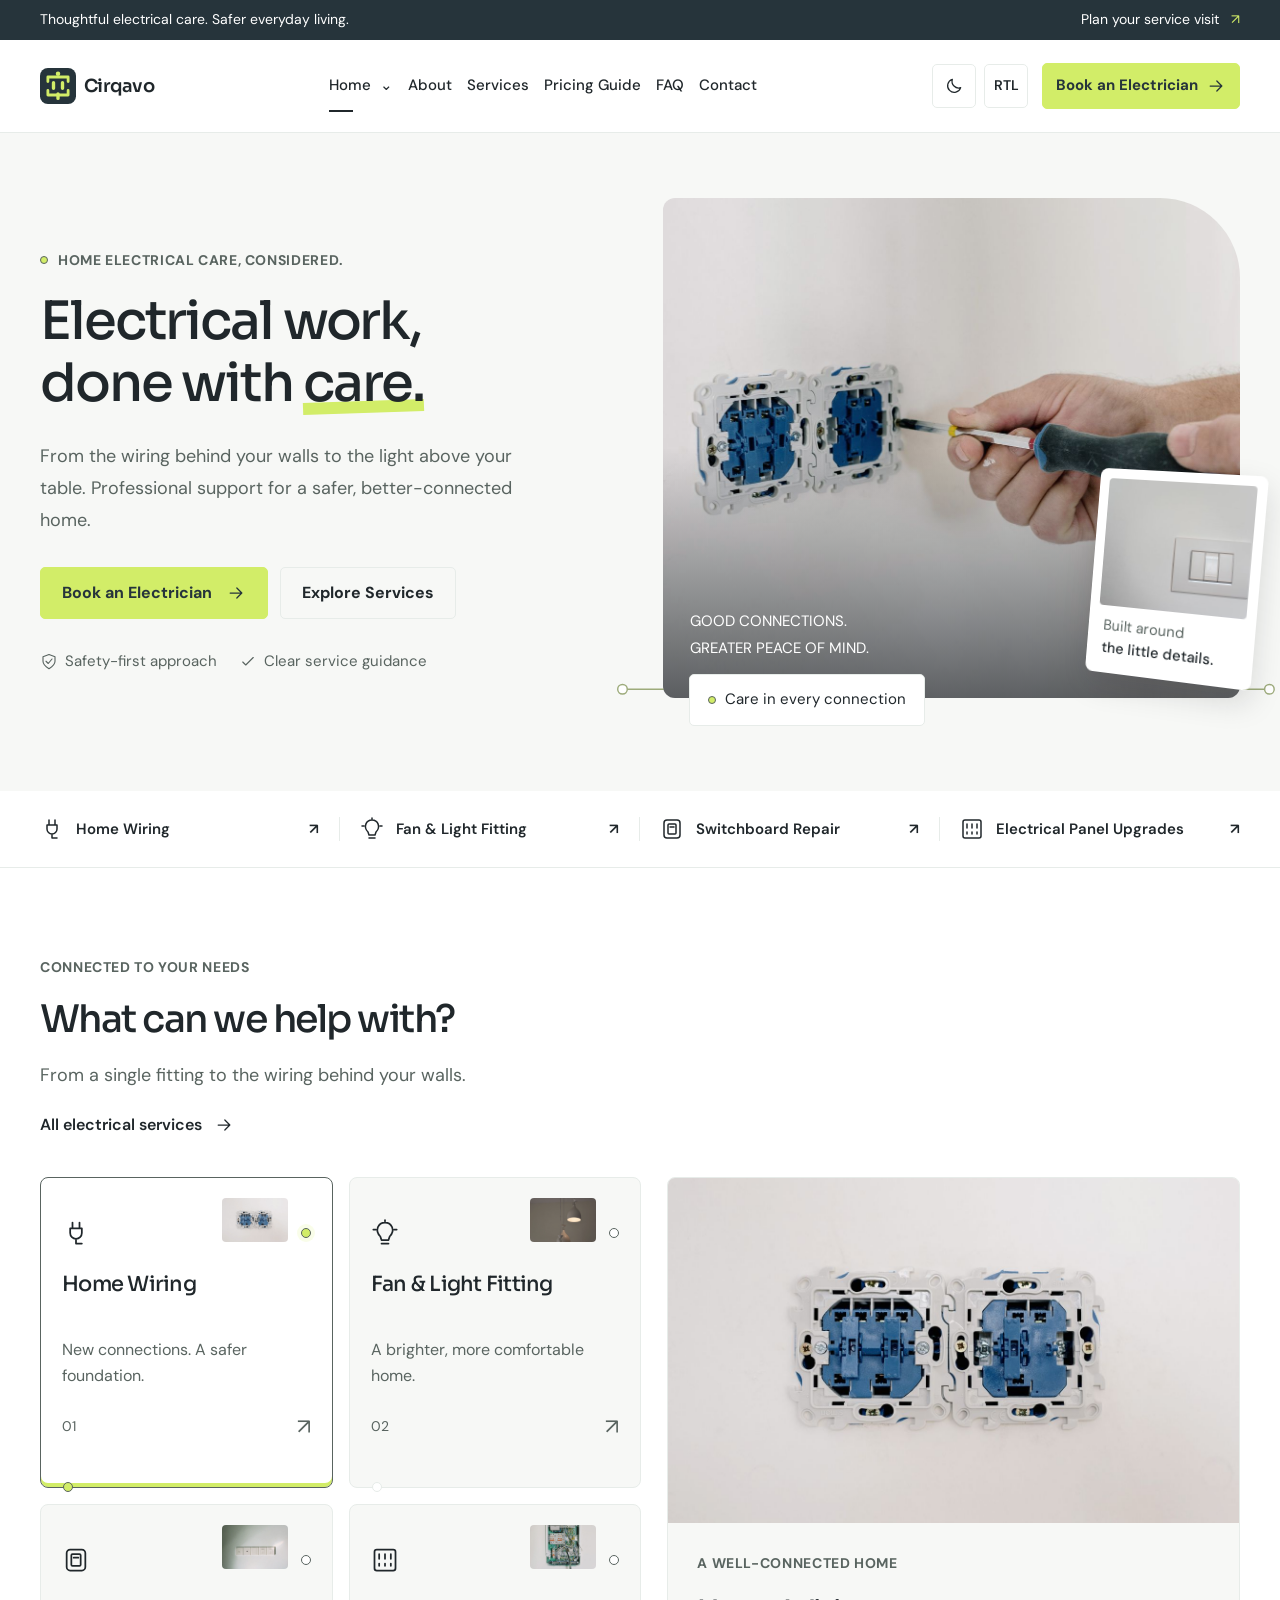
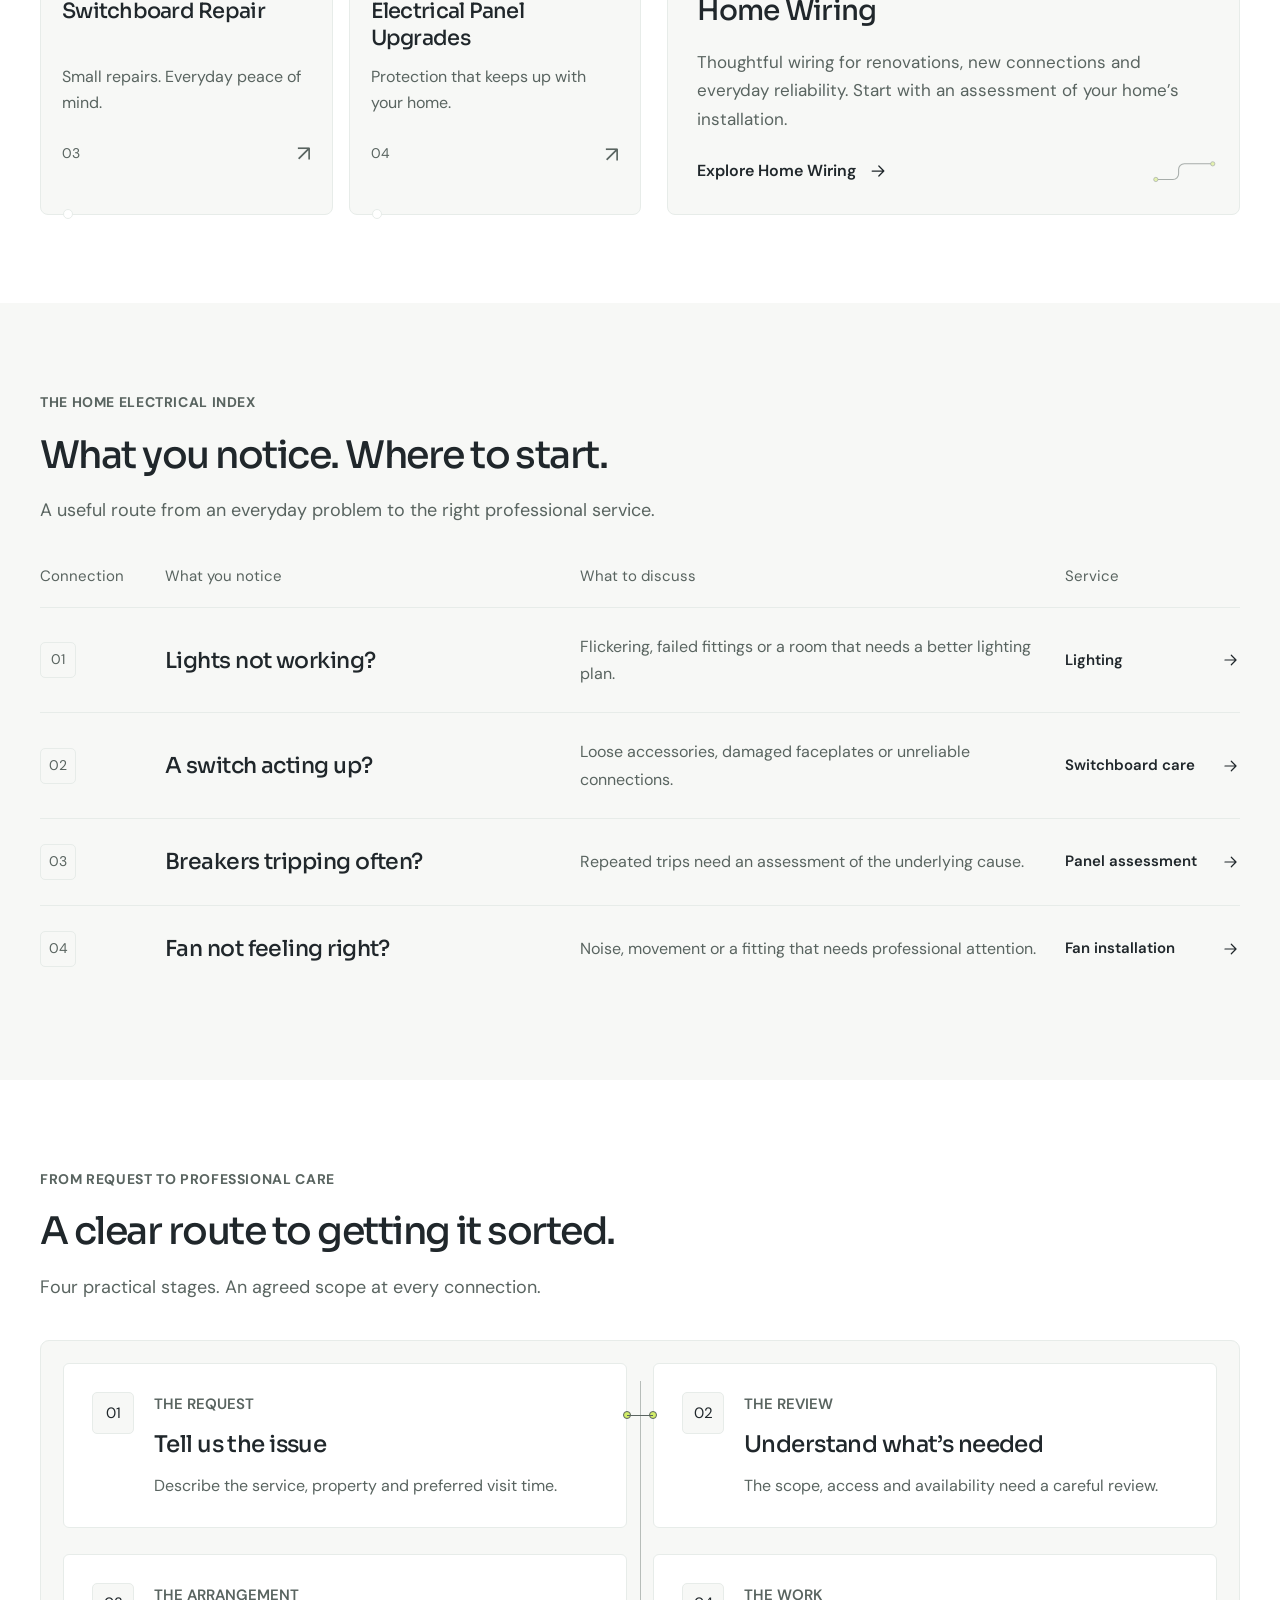
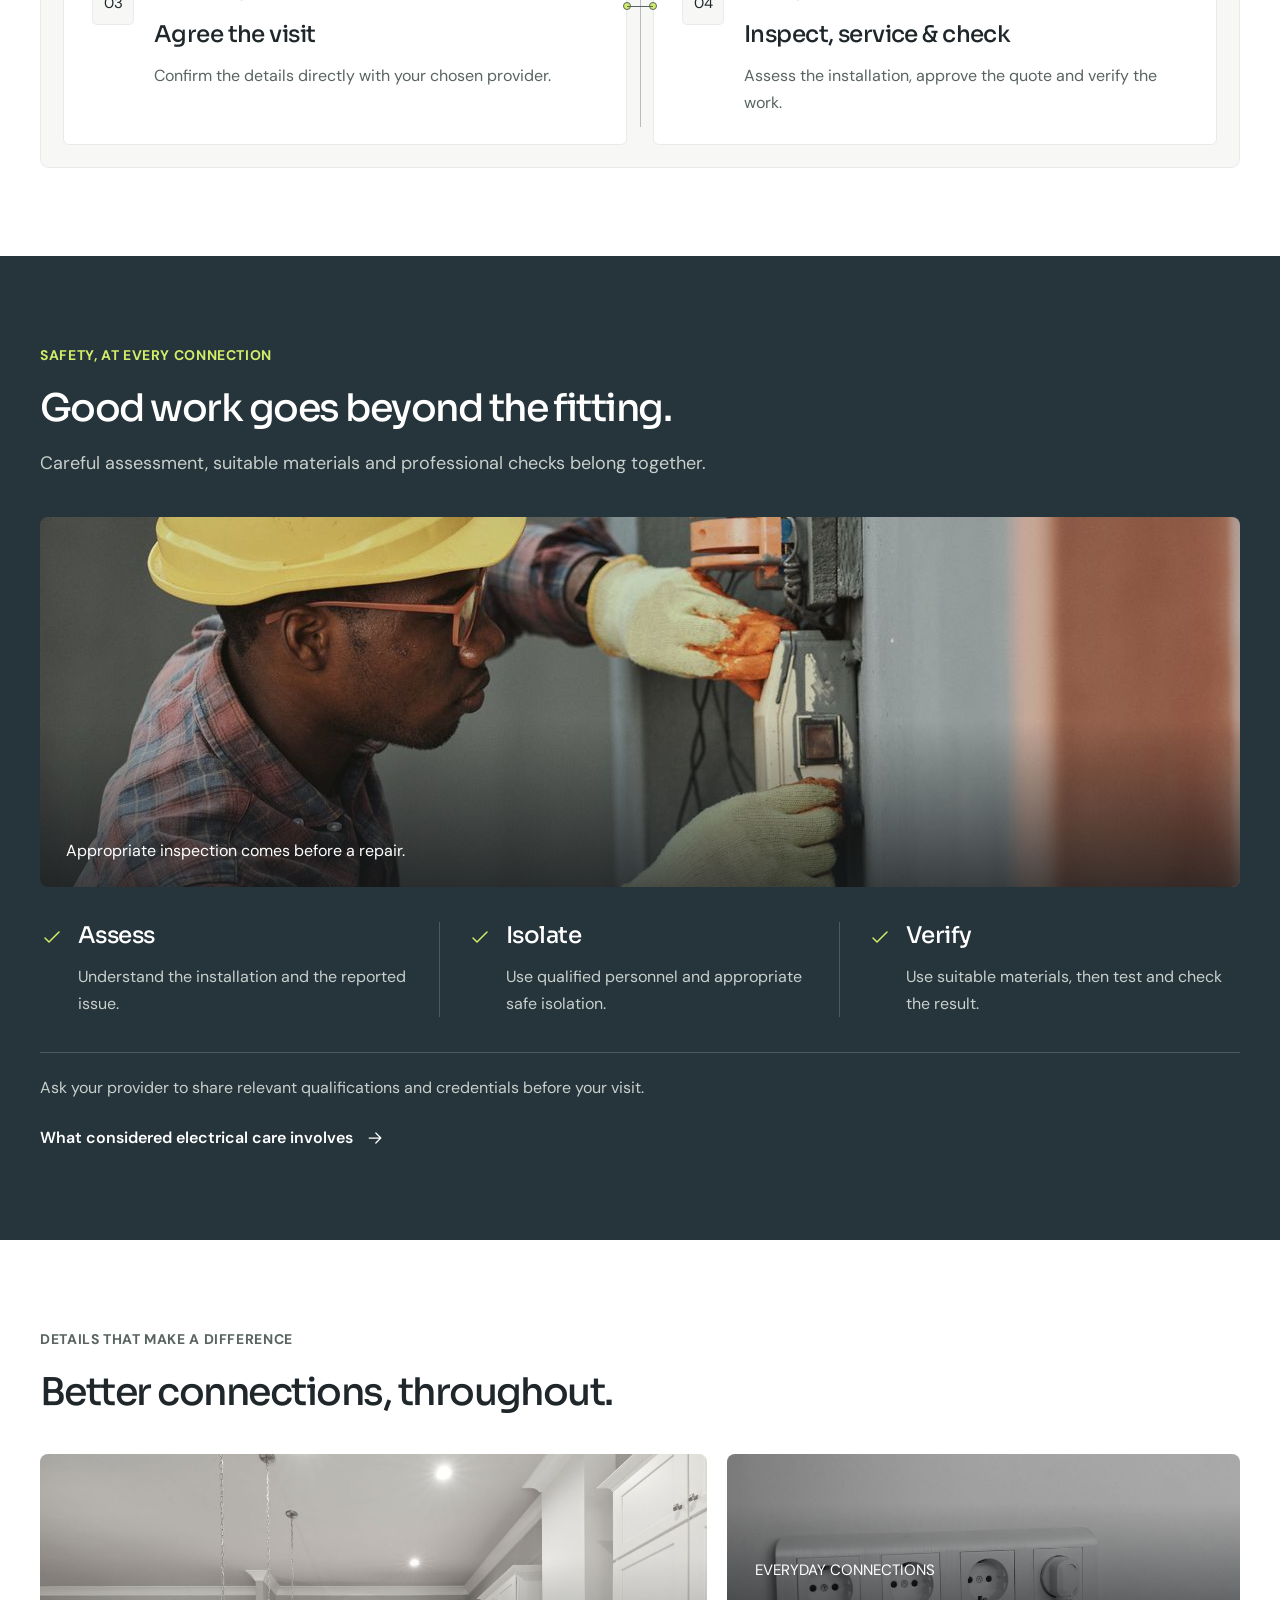
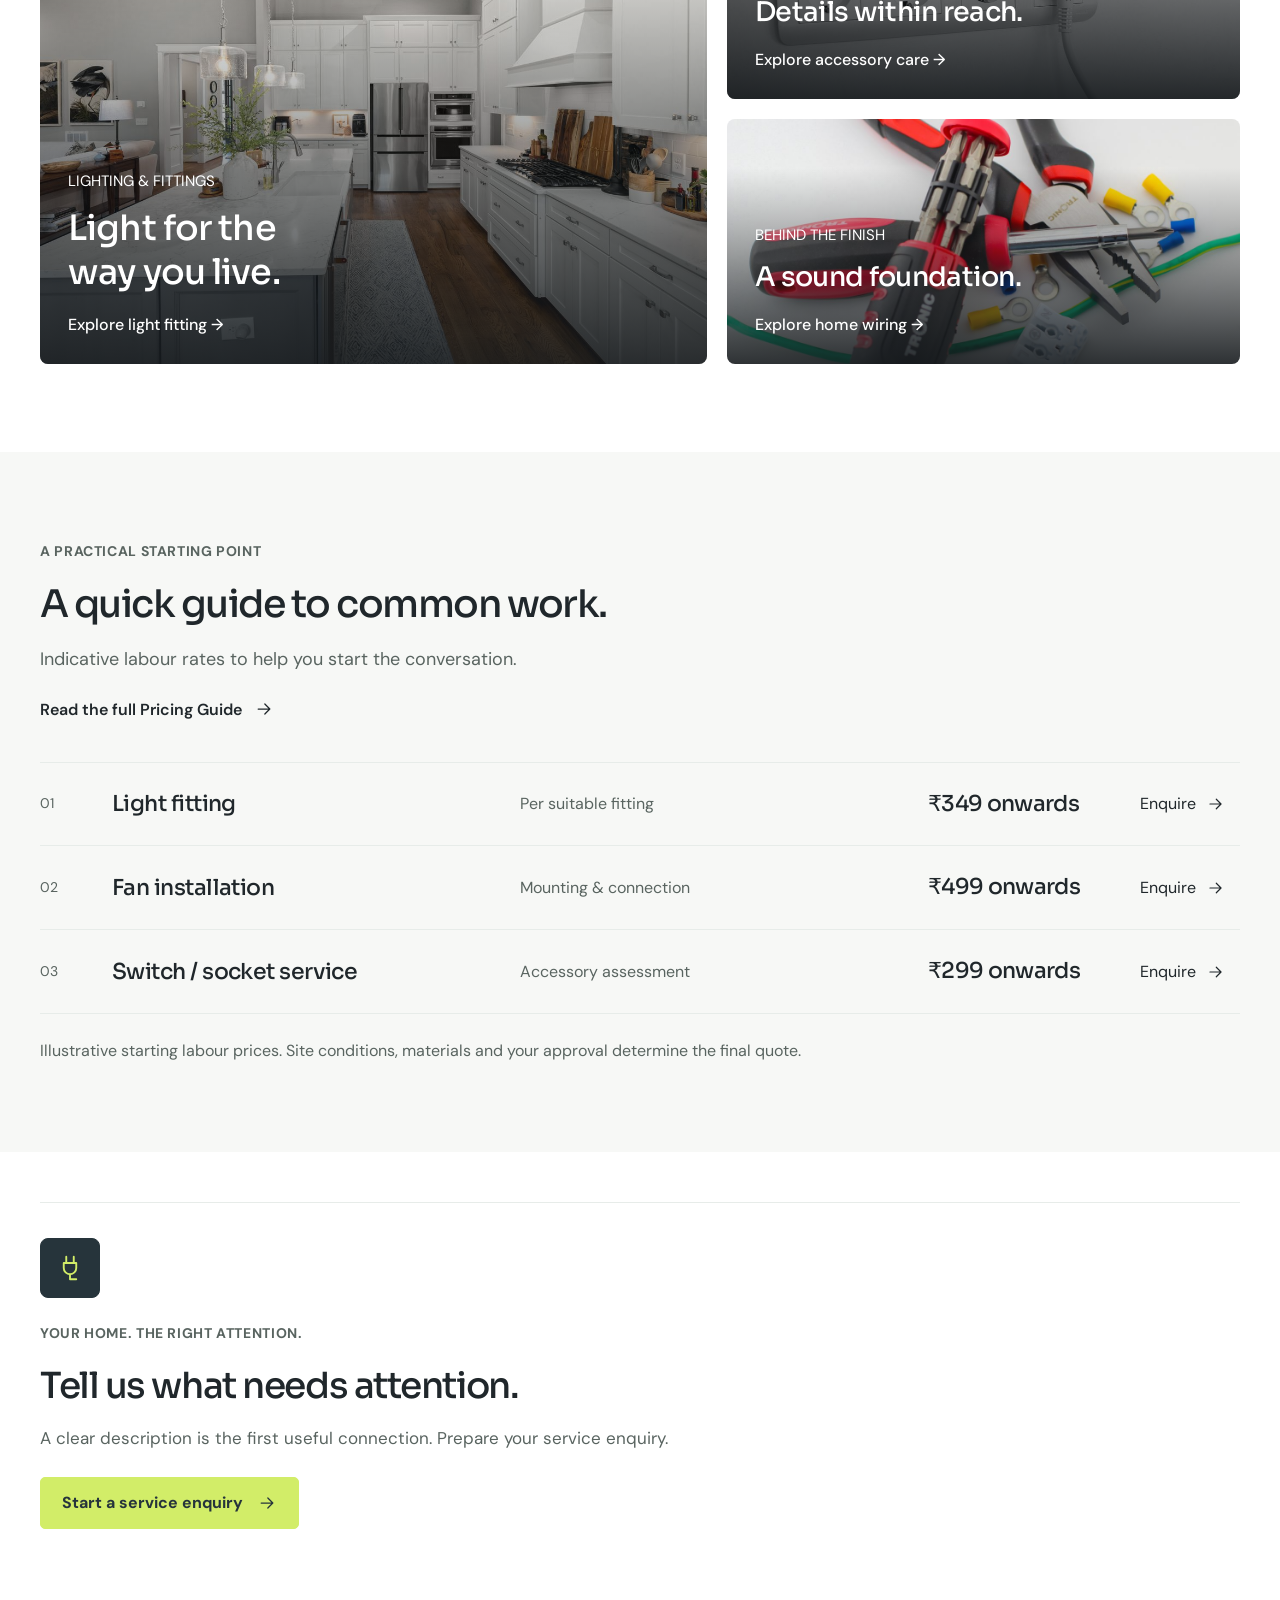
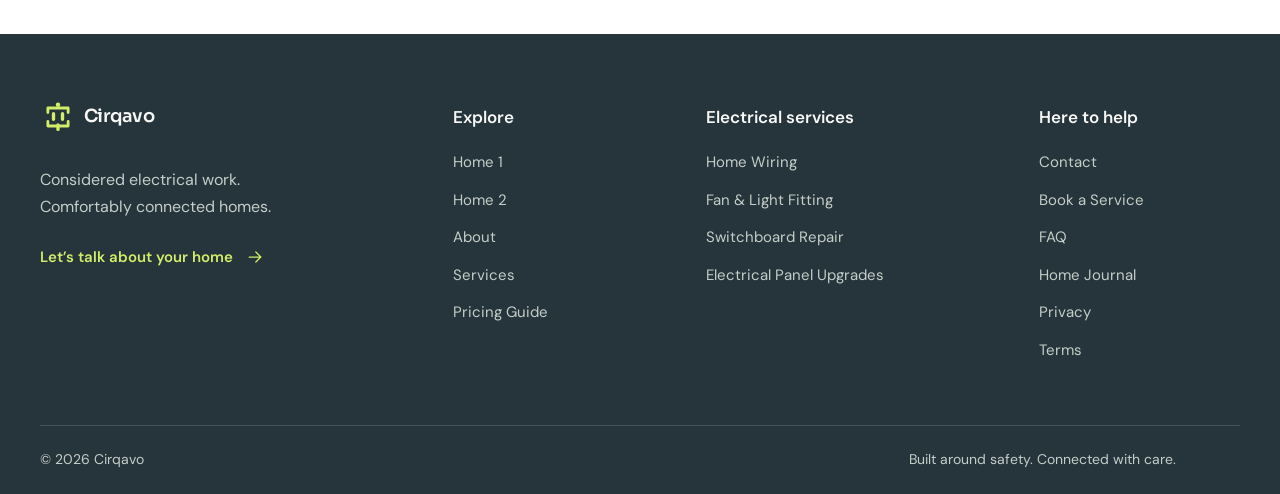
<file: index.html>
<!doctype html><html lang="en" dir="ltr"><head><meta charset="utf-8"><meta name="viewport" content="width=device-width, initial-scale=1"><meta name="description" content="Professional support for home wiring, fan and light fitting, switchboard repairs and electrical panel upgrades. Explore services and plan an enquiry."><meta property="og:site_name" content="Cirqavo"><meta name="theme-color" content="#26343B"><title>Electrical work, done with care | Cirqavo</title><link rel="icon" type="image/svg+xml" href="assets/images/circuit-socket-v2.svg?v=2"><link rel="icon" type="image/png" sizes="32x32" href="assets/images/favicon-32-v2.png?v=2"><link rel="stylesheet" href="assets/css/fonts.css"><link rel="stylesheet" href="assets/css/style.css?v=13"><link rel="stylesheet" href="assets/css/dark-mode.css?v=6"><link rel="stylesheet" href="assets/css/rtl.css?v=10"><script>try{document.documentElement.dataset.theme=localStorage.getItem('electrical-theme')||'light';document.documentElement.dir=localStorage.getItem('electrical-direction')||'ltr'}catch(e){}</script><script defer src="assets/js/config.js?v=6"></script><script defer src="assets/js/main.js?v=11"></script></head><body data-page="index"><a class="skip-link" href="#main">Skip to content</a><div class="topbar"><div class="container"><span>Thoughtful electrical care. Safer everyday living.</span><a href="pages/contact.html#booking">Plan your service visit <span aria-hidden="true">↗</span></a></div></div><header class="site-header"><div class="container header-inner"><a class="brand" href="index.html" aria-label="Cirqavo home"><img class="brand-mark" src="assets/images/circuit-socket-v2.svg?v=2" width="42" height="42" alt=""><span>Cirqavo</span></a><button class="menu-toggle icon-button" aria-label="Open navigation" aria-expanded="false" aria-controls="navigation"><span></span><span></span></button><div class="nav-scrim"></div><div class="navigation" id="navigation"><nav aria-label="Main navigation"><div class="home-nav"><button class="home-toggle active" aria-expanded="false" aria-controls="home-dropdown">Home <span aria-hidden="true">⌄</span></button><div class="home-dropdown" id="home-dropdown"><a href="index.html">Home 1</a><a href="pages/home2.html">Home 2</a></div></div><a href="pages/about.html" >About</a><a href="pages/services.html" >Services</a><a href="pages/pricing.html" >Pricing Guide</a><a href="pages/faq.html" >FAQ</a><a href="pages/contact.html" >Contact</a></nav><div class="utilities"><button class="theme-toggle icon-button" aria-label="Switch to dark theme"><svg viewBox="0 0 24 24" fill="none" stroke="currentColor" stroke-width="1.5" stroke-linecap="round" stroke-linejoin="round" aria-hidden="true"><path d="M20 14A8 8 0 0 1 10 4 8 8 0 1 0 20 14Z"/></svg></button><button class="direction-toggle" aria-label="Switch to right-to-left layout">RTL</button></div><a class="button header-book" href="pages/contact.html#booking" aria-label="Book an Electrician">Book an Electrician <svg viewBox="0 0 24 24" fill="none" stroke="currentColor" stroke-width="1.5" stroke-linecap="round" stroke-linejoin="round" aria-hidden="true"><path d="M5 12h14m-6-6 6 6-6 6"/></svg></a></div></div></header><main id="main"><section class="hero"><div class="container hero-grid"><div class="hero-copy"><span class="eyebrow"><span class="little-node"></span> HOME ELECTRICAL CARE, CONSIDERED.</span><h1>Electrical work,<br>done with <span class="underlined">care.</span></h1><p>From the wiring behind your walls to the light above your table. Professional support for a safer, better-connected home.</p><div class="hero-actions"><a class="button" href="pages/contact.html#booking">Book an Electrician <svg viewBox="0 0 24 24" fill="none" stroke="currentColor" stroke-width="1.5" stroke-linecap="round" stroke-linejoin="round" aria-hidden="true"><path d="M5 12h14m-6-6 6 6-6 6"/></svg></a><a class="button button-outline" href="pages/services.html">Explore Services</a></div><div class="hero-assurance"><span><svg viewBox="0 0 24 24" fill="none" stroke="currentColor" stroke-width="1.5" stroke-linecap="round" stroke-linejoin="round" aria-hidden="true"><path d="m12 2 8 3v6c0 5-8 10-8 10S4 16 4 11V5l8-3Z"/><path d="m8 11 3 3 5-6"/></svg> Safety-first approach</span><span><svg viewBox="0 0 24 24" fill="none" stroke="currentColor" stroke-width="1.5" stroke-linecap="round" stroke-linejoin="round" aria-hidden="true"><path d="m5 12 4 4L19 6"/></svg> Clear service guidance</span></div></div><div class="hero-visual"><div class="hero-photo"><img src="assets/images/home-wiring-banner.jpg" alt="Close-up of a technician fitting electrical socket assemblies with a screwdriver" width="1200" height="1797" fetchpriority="high"><span class="photo-corner">GOOD CONNECTIONS.<br>GREATER PEACE OF MIND.</span></div><div class="component-card"><img src="assets/images/home-switch-detail.jpg" alt="White wall-mounted light switch" width="440" height="293"><span>Built around<br><strong>the little details.</strong></span></div><div class="photo-label"><span class="little-node"></span> Care in every connection</div><svg class="circuit" viewBox="0 0 700 220" fill="none" aria-hidden="true"><path d="M12 180h140a24 24 0 0 0 24-24V64a24 24 0 0 1 24-24h240a24 24 0 0 1 24 24v92a24 24 0 0 0 24 24h200"/><circle cx="12" cy="180" r="5"/><circle cx="688" cy="180" r="5"/><circle class="circuit-node" cx="440" cy="40" r="5"/></svg></div></div></section><section class="service-strip"><div class="container"><a href="pages/service-details.html?service=wiring"><svg viewBox="0 0 24 24" fill="none" stroke="currentColor" stroke-width="1.5" stroke-linecap="round" stroke-linejoin="round" aria-hidden="true"><path d="M9 3v5m6-5v5M7 8h10v4a5 5 0 0 1-10 0V8Zm5 9v4h5"/></svg><span>Home Wiring</span><span class="strip-arrow">↗</span></a><a href="pages/service-details.html?service=lighting"><svg viewBox="0 0 24 24" fill="none" stroke="currentColor" stroke-width="1.5" stroke-linecap="round" stroke-linejoin="round" aria-hidden="true"><path d="M8 15c-5-5-2-12 4-12s9 7 4 12l-1 3H9l-1-3ZM9 21h6M12 1v1M2 9h2m16 0h2"/></svg><span>Fan & Light Fitting</span><span class="strip-arrow">↗</span></a><a href="pages/service-details.html?service=switchboard"><svg viewBox="0 0 24 24" fill="none" stroke="currentColor" stroke-width="1.5" stroke-linecap="round" stroke-linejoin="round" aria-hidden="true"><rect x="4" y="3" width="16" height="18" rx="3"/><rect x="8" y="7" width="8" height="10" rx="1"/><path d="M10 10h4"/></svg><span>Switchboard Repair</span><span class="strip-arrow">↗</span></a><a href="pages/service-details.html?service=panel"><svg viewBox="0 0 24 24" fill="none" stroke="currentColor" stroke-width="1.5" stroke-linecap="round" stroke-linejoin="round" aria-hidden="true"><rect x="3" y="3" width="18" height="18" rx="2"/><path d="M7 7v4m5-4v4m5-4v4M7 15v2m5-2v2m5-2v2"/></svg><span>Electrical Panel Upgrades</span><span class="strip-arrow">↗</span></a></div></section><section class="section service-section" id="service-explorer"><div class="container"><div class="section-heading"><span class="eyebrow">CONNECTED TO YOUR NEEDS</span><h2>What can we help with?</h2><p>From a single fitting to the wiring behind your walls.</p><a class="text-link" href="pages/services.html">All electrical services <svg viewBox="0 0 24 24" fill="none" stroke="currentColor" stroke-width="1.5" stroke-linecap="round" stroke-linejoin="round" aria-hidden="true"><path d="M5 12h14m-6-6 6 6-6 6"/></svg></a></div><div class="service-explorer"><div class="service-modules" role="tablist" aria-label="Explore electrical services"><button class="service-module selected" role="tab" aria-selected="true" aria-controls="service-panel" id="tab-wiring" tabindex="0" data-service="wiring"><span class="module-top"><svg viewBox="0 0 24 24" fill="none" stroke="currentColor" stroke-width="1.5" stroke-linecap="round" stroke-linejoin="round" aria-hidden="true"><path d="M9 3v5m6-5v5M7 8h10v4a5 5 0 0 1-10 0V8Zm5 9v4h5"/></svg><span class="selection-node"></span></span><img src="assets/images/wiring.jpg" alt="" loading="lazy"><strong>Home Wiring</strong><span>New connections. A safer foundation.</span><span class="module-number">01 <span aria-hidden="true">↗</span></span></button><button class="service-module " role="tab" aria-selected="false" aria-controls="service-panel" id="tab-lighting" tabindex="-1" data-service="lighting"><span class="module-top"><svg viewBox="0 0 24 24" fill="none" stroke="currentColor" stroke-width="1.5" stroke-linecap="round" stroke-linejoin="round" aria-hidden="true"><path d="M8 15c-5-5-2-12 4-12s9 7 4 12l-1 3H9l-1-3ZM9 21h6M12 1v1M2 9h2m16 0h2"/></svg><span class="selection-node"></span></span><img src="assets/images/pendant.jpg" alt="" loading="lazy"><strong>Fan & Light Fitting</strong><span>A brighter, more comfortable home.</span><span class="module-number">02 <span aria-hidden="true">↗</span></span></button><button class="service-module " role="tab" aria-selected="false" aria-controls="service-panel" id="tab-switchboard" tabindex="-1" data-service="switchboard"><span class="module-top"><svg viewBox="0 0 24 24" fill="none" stroke="currentColor" stroke-width="1.5" stroke-linecap="round" stroke-linejoin="round" aria-hidden="true"><rect x="4" y="3" width="16" height="18" rx="3"/><rect x="8" y="7" width="8" height="10" rx="1"/><path d="M10 10h4"/></svg><span class="selection-node"></span></span><img src="assets/images/socket.jpg" alt="" loading="lazy"><strong>Switchboard Repair</strong><span>Small repairs. Everyday peace of mind.</span><span class="module-number">03 <span aria-hidden="true">↗</span></span></button><button class="service-module " role="tab" aria-selected="false" aria-controls="service-panel" id="tab-panel" tabindex="-1" data-service="panel"><span class="module-top"><svg viewBox="0 0 24 24" fill="none" stroke="currentColor" stroke-width="1.5" stroke-linecap="round" stroke-linejoin="round" aria-hidden="true"><rect x="3" y="3" width="18" height="18" rx="2"/><path d="M7 7v4m5-4v4m5-4v4M7 15v2m5-2v2m5-2v2"/></svg><span class="selection-node"></span></span><img src="assets/images/panel.jpg" alt="" loading="lazy"><strong>Electrical Panel Upgrades</strong><span>Protection that keeps up with your home.</span><span class="module-number">04 <span aria-hidden="true">↗</span></span></button></div><div class="service-panel" id="service-panel" role="tabpanel" aria-labelledby="tab-wiring"><img class="explorer-image" src="assets/images/wiring.jpg" alt="Electrical accessories during home renovation" loading="lazy"><svg class="explorer-route" viewBox="0 0 90 35" aria-hidden="true"><path d="M4 28h24a8 8 0 0 0 8-8v-6a8 8 0 0 1 8-8h40"/><circle cx="4" cy="28" r="3"/><circle cx="84" cy="6" r="3"/></svg><div class="explorer-copy"><span class="eyebrow">A WELL-CONNECTED HOME</span><h3 data-service-title>Home Wiring</h3><p data-service-description>Thoughtful wiring for renovations, new connections and everyday reliability. Start with an assessment of your home’s installation.</p><a class="text-link service-detail-link" href="pages/service-details.html?service=wiring">Explore Home Wiring <svg viewBox="0 0 24 24" fill="none" stroke="currentColor" stroke-width="1.5" stroke-linecap="round" stroke-linejoin="round" aria-hidden="true"><path d="M5 12h14m-6-6 6 6-6 6"/></svg></a></div></div></div></div></section><section class="section diagnostics soft"><div class="container"><div class="section-heading"><span class="eyebrow">THE HOME ELECTRICAL INDEX</span><h2>What you notice. Where to start.</h2><p>A useful route from an everyday problem to the right professional service.</p></div><div class="diagnostic-index"><div class="diagnostic-head"><span>Connection</span><span>What you notice</span><span>What to discuss</span><span>Service</span></div><a class="diagnostic-row" href="pages/service-details.html?service=lighting"><span class="connection-id">01</span><h3>Lights not working?</h3><p>Flickering, failed fittings or a room that needs a better lighting plan.</p><span class="diagnostic-action">Lighting <svg viewBox="0 0 24 24" fill="none" stroke="currentColor" stroke-width="1.5" stroke-linecap="round" stroke-linejoin="round" aria-hidden="true"><path d="M5 12h14m-6-6 6 6-6 6"/></svg></span></a><a class="diagnostic-row" href="pages/service-details.html?service=switchboard"><span class="connection-id">02</span><h3>A switch acting up?</h3><p>Loose accessories, damaged faceplates or unreliable connections.</p><span class="diagnostic-action">Switchboard care <svg viewBox="0 0 24 24" fill="none" stroke="currentColor" stroke-width="1.5" stroke-linecap="round" stroke-linejoin="round" aria-hidden="true"><path d="M5 12h14m-6-6 6 6-6 6"/></svg></span></a><a class="diagnostic-row" href="pages/service-details.html?service=panel"><span class="connection-id">03</span><h3>Breakers tripping often?</h3><p>Repeated trips need an assessment of the underlying cause.</p><span class="diagnostic-action">Panel assessment <svg viewBox="0 0 24 24" fill="none" stroke="currentColor" stroke-width="1.5" stroke-linecap="round" stroke-linejoin="round" aria-hidden="true"><path d="M5 12h14m-6-6 6 6-6 6"/></svg></span></a><a class="diagnostic-row" href="pages/service-details.html?service=fan"><span class="connection-id">04</span><h3>Fan not feeling right?</h3><p>Noise, movement or a fitting that needs professional attention.</p><span class="diagnostic-action">Fan installation <svg viewBox="0 0 24 24" fill="none" stroke="currentColor" stroke-width="1.5" stroke-linecap="round" stroke-linejoin="round" aria-hidden="true"><path d="M5 12h14m-6-6 6 6-6 6"/></svg></span></a></div></div></section><section class="section process"><div class="container"><div class="section-heading"><span class="eyebrow">FROM REQUEST TO PROFESSIONAL CARE</span><h2>A clear route to getting it sorted.</h2><p>Four practical stages. An agreed scope at every connection.</p></div><div class="process-board"><ol class="process-grid"><li><span class="step-number">01</span><div><span class="stage-label">THE REQUEST</span><h3>Tell us the issue</h3><p>Describe the service, property and preferred visit time.</p></div><span class="stage-terminal" aria-hidden="true"></span></li><li><span class="step-number">02</span><div><span class="stage-label">THE REVIEW</span><h3>Understand what’s needed</h3><p>The scope, access and availability need a careful review.</p></div><span class="stage-terminal" aria-hidden="true"></span></li><li><span class="step-number">03</span><div><span class="stage-label">THE ARRANGEMENT</span><h3>Agree the visit</h3><p>Confirm the details directly with your chosen provider.</p></div><span class="stage-terminal" aria-hidden="true"></span></li><li><span class="step-number">04</span><div><span class="stage-label">THE WORK</span><h3>Inspect, service & check</h3><p>Assess the installation, approve the quote and verify the work.</p></div><span class="stage-terminal" aria-hidden="true"></span></li></ol></div></div></section><section class="section safety-feature"><div class="container"><div class="section-heading"><span class="eyebrow">SAFETY, AT EVERY CONNECTION</span><h2>Good work goes beyond the fitting.</h2><p>Careful assessment, suitable materials and professional checks belong together.</p></div><figure class="safety-photo"><img loading="lazy" src="assets/images/inspection.jpg" alt="Electrician in protective gloves assessing a wall-mounted installation"><figcaption>Appropriate inspection comes before a repair.</figcaption></figure><div class="safety-records"><div><span><svg viewBox="0 0 24 24" fill="none" stroke="currentColor" stroke-width="1.5" stroke-linecap="round" stroke-linejoin="round" aria-hidden="true"><path d="m5 12 4 4L19 6"/></svg></span><h3>Assess</h3><p>Understand the installation and the reported issue.</p></div><div><span><svg viewBox="0 0 24 24" fill="none" stroke="currentColor" stroke-width="1.5" stroke-linecap="round" stroke-linejoin="round" aria-hidden="true"><path d="m5 12 4 4L19 6"/></svg></span><h3>Isolate</h3><p>Use qualified personnel and appropriate safe isolation.</p></div><div><span><svg viewBox="0 0 24 24" fill="none" stroke="currentColor" stroke-width="1.5" stroke-linecap="round" stroke-linejoin="round" aria-hidden="true"><path d="m5 12 4 4L19 6"/></svg></span><h3>Verify</h3><p>Use suitable materials, then test and check the result.</p></div></div><p class="credential-note">Ask your provider to share relevant qualifications and credentials before your visit.</p><a class="text-link" href="pages/about.html">What considered electrical care involves <svg viewBox="0 0 24 24" fill="none" stroke="currentColor" stroke-width="1.5" stroke-linecap="round" stroke-linejoin="round" aria-hidden="true"><path d="M5 12h14m-6-6 6 6-6 6"/></svg></a></div></section><section class="section featured-services"><div class="container"><div class="section-heading"><span class="eyebrow">DETAILS THAT MAKE A DIFFERENCE</span><h2>Better connections, throughout.</h2></div><div class="feature-mosaic"><a class="feature-photo feature-primary" href="pages/service-details.html?service=lighting"><img loading="lazy" src="assets/images/kitchen-lighting.jpg" alt="Fitted pendant, recessed and under-cabinet lighting in a home kitchen"><span><small>LIGHTING & FITTINGS</small><h3>Light for the way you live.</h3><b>Explore light fitting →</b></span></a><a class="feature-photo" href="pages/service-details.html?service=switchboard"><img loading="lazy" src="assets/images/outlet-detail.jpg" alt="Neatly fitted residential wall sockets"><span><small>EVERYDAY CONNECTIONS</small><h3>Details within reach.</h3><b>Explore accessory care →</b></span></a><a class="feature-photo" href="pages/service-details.html?service=wiring"><img loading="lazy" src="assets/images/electrical-tools.jpg" alt="Electrical tools and cable connectors on a work surface"><span><small>BEHIND THE FINISH</small><h3>A sound foundation.</h3><b>Explore home wiring →</b></span></a></div></div></section><section class="section price-preview"><div class="container"><div class="section-heading"><span class="eyebrow">A PRACTICAL STARTING POINT</span><h2>A quick guide to common work.</h2><p>Indicative labour rates to help you start the conversation.</p><a class="text-link" href="pages/pricing.html">Read the full Pricing Guide <svg viewBox="0 0 24 24" fill="none" stroke="currentColor" stroke-width="1.5" stroke-linecap="round" stroke-linejoin="round" aria-hidden="true"><path d="M5 12h14m-6-6 6 6-6 6"/></svg></a></div><div class="rate-preview-list"><a href="pages/contact.html?service=lighting#booking"><span class="rate-number">01</span><h3>Light fitting</h3><span>Per suitable fitting</span><strong data-rate="light"></strong><span class="rate-enquire">Enquire <svg viewBox="0 0 24 24" fill="none" stroke="currentColor" stroke-width="1.5" stroke-linecap="round" stroke-linejoin="round" aria-hidden="true"><path d="M5 12h14m-6-6 6 6-6 6"/></svg></span></a><a href="pages/contact.html?service=fan#booking"><span class="rate-number">02</span><h3>Fan installation</h3><span>Mounting & connection</span><strong data-rate="fan"></strong><span class="rate-enquire">Enquire <svg viewBox="0 0 24 24" fill="none" stroke="currentColor" stroke-width="1.5" stroke-linecap="round" stroke-linejoin="round" aria-hidden="true"><path d="M5 12h14m-6-6 6 6-6 6"/></svg></span></a><a href="pages/contact.html?service=switchboard#booking"><span class="rate-number">03</span><h3>Switch / socket service</h3><span>Accessory assessment</span><strong data-rate="switch"></strong><span class="rate-enquire">Enquire <svg viewBox="0 0 24 24" fill="none" stroke="currentColor" stroke-width="1.5" stroke-linecap="round" stroke-linejoin="round" aria-hidden="true"><path d="M5 12h14m-6-6 6 6-6 6"/></svg></span></a></div><p class="pricing-note">Illustrative starting labour prices. Site conditions, materials and your approval determine the final quote.</p></div></section><section class="closing closing-terminal"><div class="container closing-inner"><span class="terminal-mark" aria-hidden="true"><svg viewBox="0 0 24 24" fill="none" stroke="currentColor" stroke-width="1.5" stroke-linecap="round" stroke-linejoin="round" aria-hidden="true"><path d="M9 3v5m6-5v5M7 8h10v4a5 5 0 0 1-10 0V8Zm5 9v4h5"/></svg></span><div class="closing-copy"><span class="eyebrow">YOUR HOME. THE RIGHT ATTENTION.</span><h2>Tell us what needs attention.</h2><p>A clear description is the first useful connection. Prepare your service enquiry.</p><a class="button" href="pages/contact.html#booking">Start a service enquiry <svg viewBox="0 0 24 24" fill="none" stroke="currentColor" stroke-width="1.5" stroke-linecap="round" stroke-linejoin="round" aria-hidden="true"><path d="M5 12h14m-6-6 6 6-6 6"/></svg></a></div></div></section></main><footer class="site-footer"><div class="container footer-grid"><div class="footer-identity"><a class="brand" href="index.html" aria-label="Cirqavo home"><img class="brand-mark" src="assets/images/circuit-socket-v2.svg?v=2" width="42" height="42" alt=""><span>Cirqavo</span></a><p>Considered electrical work.<br>Comfortably connected homes.</p><a class="text-link" href="pages/contact.html#booking">Let’s talk about your home <svg viewBox="0 0 24 24" fill="none" stroke="currentColor" stroke-width="1.5" stroke-linecap="round" stroke-linejoin="round" aria-hidden="true"><path d="M5 12h14m-6-6 6 6-6 6"/></svg></a></div><div><h3>Explore</h3><a href="index.html">Home 1</a><a href="pages/home2.html">Home 2</a><a href="pages/about.html">About</a><a href="pages/services.html">Services</a><a href="pages/pricing.html">Pricing Guide</a></div><div><h3>Electrical services</h3><a href="pages/service-details.html?service=wiring">Home Wiring</a><a href="pages/service-details.html?service=lighting">Fan & Light Fitting</a><a href="pages/service-details.html?service=switchboard">Switchboard Repair</a><a href="pages/service-details.html?service=panel">Electrical Panel Upgrades</a></div><div><h3>Here to help</h3><a href="pages/contact.html">Contact</a><a href="pages/contact.html#booking">Book a Service</a><a href="pages/faq.html">FAQ</a><a href="pages/blog.html">Home Journal</a><a href="pages/privacy.html">Privacy</a><a href="pages/terms.html">Terms</a></div></div><div class="container footer-bottom"><span>© 2026 Cirqavo</span><span>Built around safety. Connected with care.</span><button class="back-top icon-button" aria-label="Back to top" hidden>↑</button></div></footer></body></html>
</file>
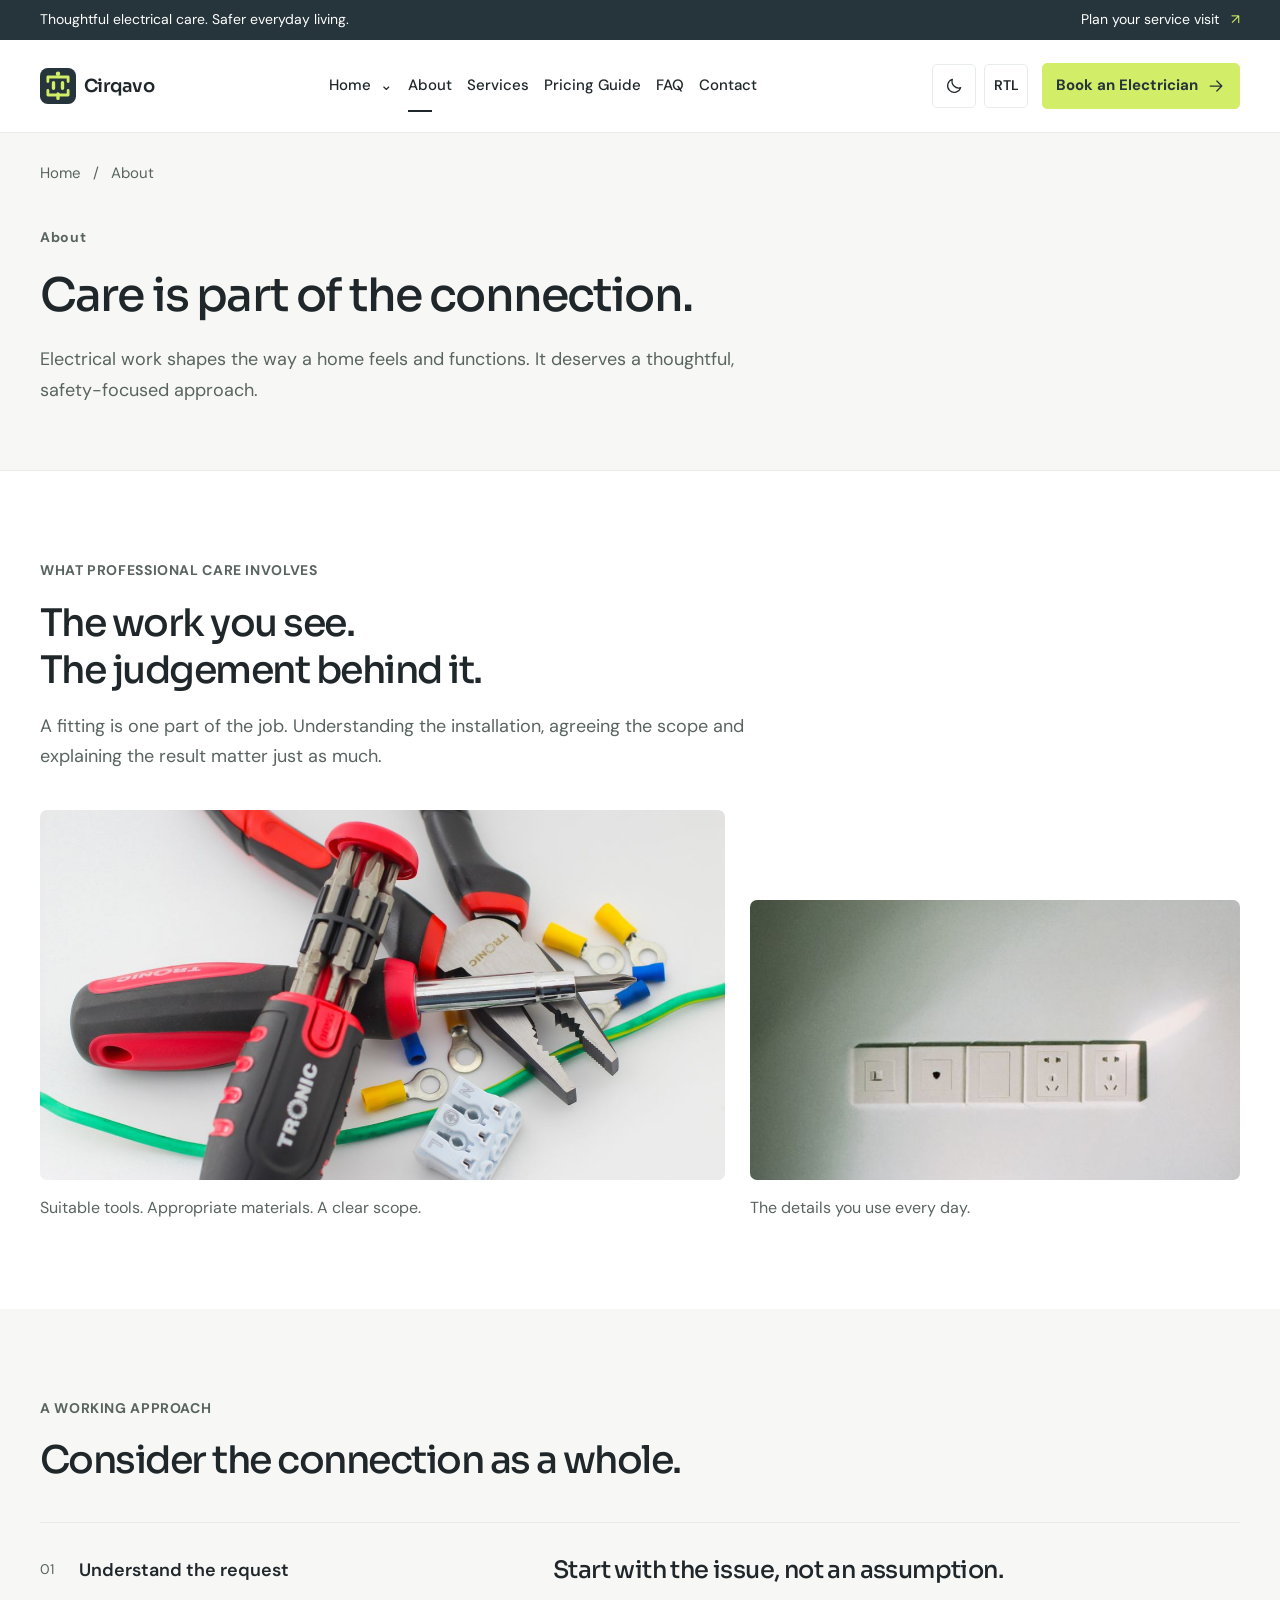
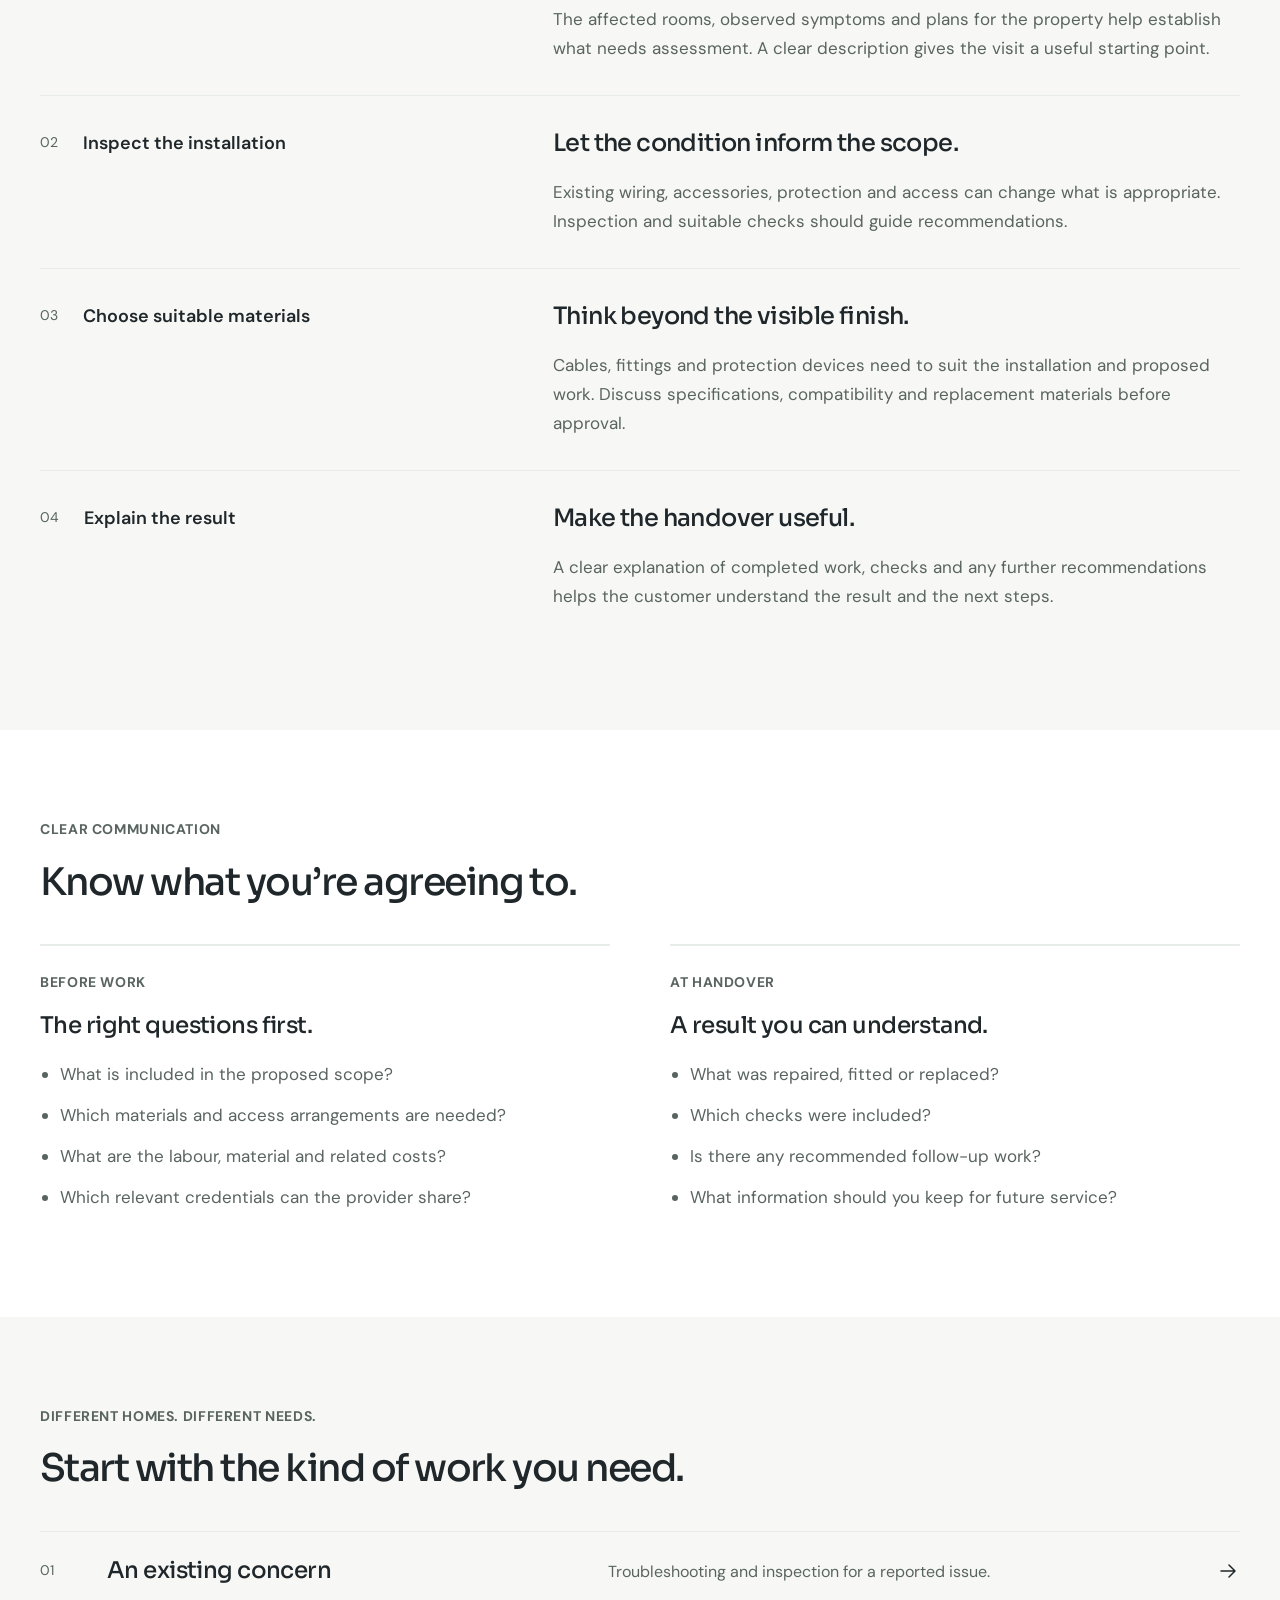
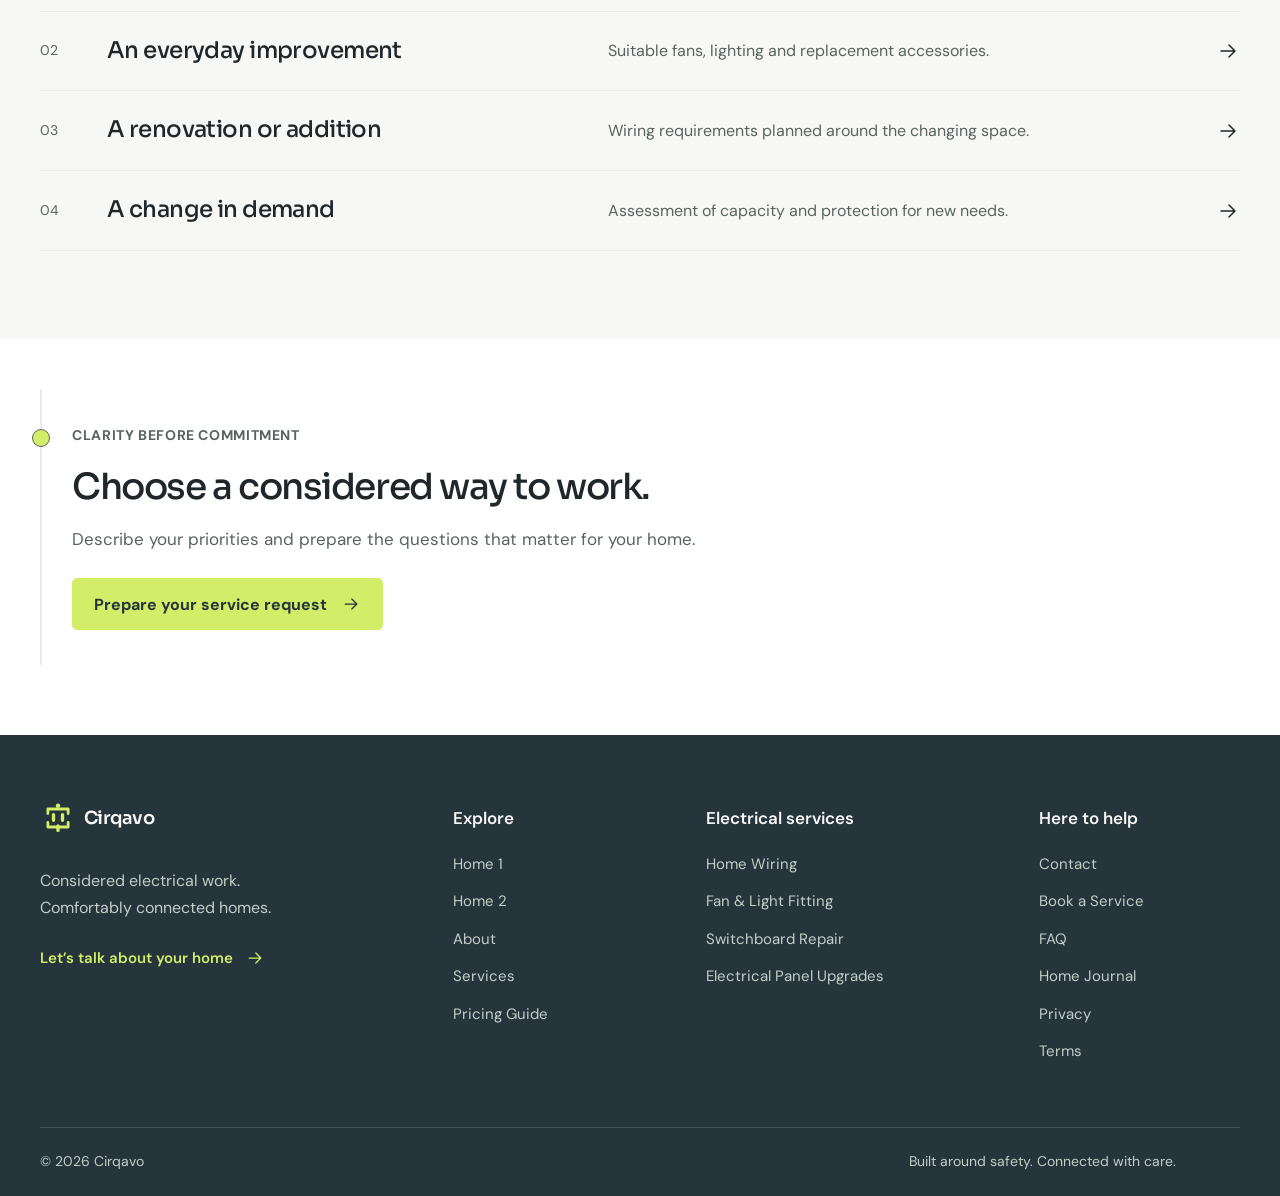
<file: pages/about.html>
<!doctype html><html lang="en" dir="ltr"><head><meta charset="utf-8"><meta name="viewport" content="width=device-width, initial-scale=1"><meta name="description" content="Our Approach — professional home electrical service information, pricing guidance and enquiry planning."><meta property="og:site_name" content="Cirqavo"><meta name="theme-color" content="#26343B"><title>Our Approach | Cirqavo</title><link rel="icon" type="image/svg+xml" href="../assets/images/circuit-socket-v2.svg?v=2"><link rel="icon" type="image/png" sizes="32x32" href="../assets/images/favicon-32-v2.png?v=2"><link rel="stylesheet" href="../assets/css/fonts.css"><link rel="stylesheet" href="../assets/css/style.css?v=13"><link rel="stylesheet" href="../assets/css/dark-mode.css?v=6"><link rel="stylesheet" href="../assets/css/rtl.css?v=10"><script>try{document.documentElement.dataset.theme=localStorage.getItem('electrical-theme')||'light';document.documentElement.dir=localStorage.getItem('electrical-direction')||'ltr'}catch(e){}</script><script defer src="../assets/js/config.js?v=6"></script><script defer src="../assets/js/main.js?v=11"></script></head><body data-page="about"><a class="skip-link" href="#main">Skip to content</a><div class="topbar"><div class="container"><span>Thoughtful electrical care. Safer everyday living.</span><a href="../pages/contact.html#booking">Plan your service visit <span aria-hidden="true">↗</span></a></div></div><header class="site-header"><div class="container header-inner"><a class="brand" href="../index.html" aria-label="Cirqavo home"><img class="brand-mark" src="../assets/images/circuit-socket-v2.svg?v=2" width="42" height="42" alt=""><span>Cirqavo</span></a><button class="menu-toggle icon-button" aria-label="Open navigation" aria-expanded="false" aria-controls="navigation"><span></span><span></span></button><div class="nav-scrim"></div><div class="navigation" id="navigation"><nav aria-label="Main navigation"><div class="home-nav"><button class="home-toggle " aria-expanded="false" aria-controls="home-dropdown">Home <span aria-hidden="true">⌄</span></button><div class="home-dropdown" id="home-dropdown"><a href="../index.html">Home 1</a><a href="../pages/home2.html">Home 2</a></div></div><a href="../pages/about.html" aria-current=page>About</a><a href="../pages/services.html" >Services</a><a href="../pages/pricing.html" >Pricing Guide</a><a href="../pages/faq.html" >FAQ</a><a href="../pages/contact.html" >Contact</a></nav><div class="utilities"><button class="theme-toggle icon-button" aria-label="Switch to dark theme"><svg viewBox="0 0 24 24" fill="none" stroke="currentColor" stroke-width="1.5" stroke-linecap="round" stroke-linejoin="round" aria-hidden="true"><path d="M20 14A8 8 0 0 1 10 4 8 8 0 1 0 20 14Z"/></svg></button><button class="direction-toggle" aria-label="Switch to right-to-left layout">RTL</button></div><a class="button header-book" href="../pages/contact.html#booking" aria-label="Book an Electrician">Book an Electrician <svg viewBox="0 0 24 24" fill="none" stroke="currentColor" stroke-width="1.5" stroke-linecap="round" stroke-linejoin="round" aria-hidden="true"><path d="M5 12h14m-6-6 6 6-6 6"/></svg></a></div></div></header><main id="main"><section class="page-banner"><div class="container"><div class="breadcrumb"><a href="../index.html">Home</a><span>/</span>About</div><span class="eyebrow">About</span><h1>Care is part of the connection.</h1><p>Electrical work shapes the way a home feels and functions. It deserves a thoughtful, safety-focused approach.</p></div></section><section class="section about-editorial"><div class="container"><div class="section-heading"><span class="eyebrow">WHAT PROFESSIONAL CARE INVOLVES</span><h2>The work you see.<br>The judgement behind it.</h2><p>A fitting is one part of the job. Understanding the installation, agreeing the scope and explaining the result matter just as much.</p></div><div class="about-photo-mosaic"><figure><img loading="lazy" src="../assets/images/electrical-tools.jpg" alt="Electrical tools and cable connectors"><figcaption>Suitable tools. Appropriate materials. A clear scope.</figcaption></figure><figure><img loading="lazy" src="../assets/images/socket.jpg" alt="Modular wall sockets and switches"><figcaption>The details you use every day.</figcaption></figure></div></div></section><section class="section professional-standards soft"><div class="container"><div class="section-heading"><span class="eyebrow">A WORKING APPROACH</span><h2>Consider the connection as a whole.</h2></div><dl class="principle-ledger"><div><dt><span>01</span>Understand the request</dt><dd><h3>Start with the issue, not an assumption.</h3><p>The affected rooms, observed symptoms and plans for the property help establish what needs assessment. A clear description gives the visit a useful starting point.</p></dd></div><div><dt><span>02</span>Inspect the installation</dt><dd><h3>Let the condition inform the scope.</h3><p>Existing wiring, accessories, protection and access can change what is appropriate. Inspection and suitable checks should guide recommendations.</p></dd></div><div><dt><span>03</span>Choose suitable materials</dt><dd><h3>Think beyond the visible finish.</h3><p>Cables, fittings and protection devices need to suit the installation and proposed work. Discuss specifications, compatibility and replacement materials before approval.</p></dd></div><div><dt><span>04</span>Explain the result</dt><dd><h3>Make the handover useful.</h3><p>A clear explanation of completed work, checks and any further recommendations helps the customer understand the result and the next steps.</p></dd></div></dl></div></section><section class="section customer-communication"><div class="container"><div class="section-heading"><span class="eyebrow">CLEAR COMMUNICATION</span><h2>Know what you’re agreeing to.</h2></div><div class="communication-board"><article><span class="eyebrow">BEFORE WORK</span><h3>The right questions first.</h3><ul><li>What is included in the proposed scope?</li><li>Which materials and access arrangements are needed?</li><li>What are the labour, material and related costs?</li><li>Which relevant credentials can the provider share?</li></ul></article><article><span class="eyebrow">AT HANDOVER</span><h3>A result you can understand.</h3><ul><li>What was repaired, fitted or replaced?</li><li>Which checks were included?</li><li>Is there any recommended follow-up work?</li><li>What information should you keep for future service?</li></ul></article></div></div></section><section class="section residential-requirements soft"><div class="container"><div class="section-heading"><span class="eyebrow">DIFFERENT HOMES. DIFFERENT NEEDS.</span><h2>Start with the kind of work you need.</h2></div><div class="residential-index"><a href="service-details.html?service=inspection"><span>01</span><h3>An existing concern</h3><p>Troubleshooting and inspection for a reported issue.</p><svg viewBox="0 0 24 24" fill="none" stroke="currentColor" stroke-width="1.5" stroke-linecap="round" stroke-linejoin="round" aria-hidden="true"><path d="M5 12h14m-6-6 6 6-6 6"/></svg></a><a href="service-details.html?service=lighting"><span>02</span><h3>An everyday improvement</h3><p>Suitable fans, lighting and replacement accessories.</p><svg viewBox="0 0 24 24" fill="none" stroke="currentColor" stroke-width="1.5" stroke-linecap="round" stroke-linejoin="round" aria-hidden="true"><path d="M5 12h14m-6-6 6 6-6 6"/></svg></a><a href="service-details.html?service=wiring"><span>03</span><h3>A renovation or addition</h3><p>Wiring requirements planned around the changing space.</p><svg viewBox="0 0 24 24" fill="none" stroke="currentColor" stroke-width="1.5" stroke-linecap="round" stroke-linejoin="round" aria-hidden="true"><path d="M5 12h14m-6-6 6 6-6 6"/></svg></a><a href="service-details.html?service=panel"><span>04</span><h3>A change in demand</h3><p>Assessment of capacity and protection for new needs.</p><svg viewBox="0 0 24 24" fill="none" stroke="currentColor" stroke-width="1.5" stroke-linecap="round" stroke-linejoin="round" aria-hidden="true"><path d="M5 12h14m-6-6 6 6-6 6"/></svg></a></div></div></section><section class="closing closing-rail"><div class="container closing-inner"><span class="terminal-mark" aria-hidden="true"><svg viewBox="0 0 24 24" fill="none" stroke="currentColor" stroke-width="1.5" stroke-linecap="round" stroke-linejoin="round" aria-hidden="true"><path d="M9 3v5m6-5v5M7 8h10v4a5 5 0 0 1-10 0V8Zm5 9v4h5"/></svg></span><div class="closing-copy"><span class="eyebrow">CLARITY BEFORE COMMITMENT</span><h2>Choose a considered way to work.</h2><p>Describe your priorities and prepare the questions that matter for your home.</p><a class="button" href="contact.html#booking">Prepare your service request <svg viewBox="0 0 24 24" fill="none" stroke="currentColor" stroke-width="1.5" stroke-linecap="round" stroke-linejoin="round" aria-hidden="true"><path d="M5 12h14m-6-6 6 6-6 6"/></svg></a></div></div></section></main><footer class="site-footer"><div class="container footer-grid"><div class="footer-identity"><a class="brand" href="../index.html" aria-label="Cirqavo home"><img class="brand-mark" src="../assets/images/circuit-socket-v2.svg?v=2" width="42" height="42" alt=""><span>Cirqavo</span></a><p>Considered electrical work.<br>Comfortably connected homes.</p><a class="text-link" href="../pages/contact.html#booking">Let’s talk about your home <svg viewBox="0 0 24 24" fill="none" stroke="currentColor" stroke-width="1.5" stroke-linecap="round" stroke-linejoin="round" aria-hidden="true"><path d="M5 12h14m-6-6 6 6-6 6"/></svg></a></div><div><h3>Explore</h3><a href="../index.html">Home 1</a><a href="../pages/home2.html">Home 2</a><a href="../pages/about.html">About</a><a href="../pages/services.html">Services</a><a href="../pages/pricing.html">Pricing Guide</a></div><div><h3>Electrical services</h3><a href="../pages/service-details.html?service=wiring">Home Wiring</a><a href="../pages/service-details.html?service=lighting">Fan & Light Fitting</a><a href="../pages/service-details.html?service=switchboard">Switchboard Repair</a><a href="../pages/service-details.html?service=panel">Electrical Panel Upgrades</a></div><div><h3>Here to help</h3><a href="../pages/contact.html">Contact</a><a href="../pages/contact.html#booking">Book a Service</a><a href="../pages/faq.html">FAQ</a><a href="../pages/blog.html">Home Journal</a><a href="../pages/privacy.html">Privacy</a><a href="../pages/terms.html">Terms</a></div></div><div class="container footer-bottom"><span>© 2026 Cirqavo</span><span>Built around safety. Connected with care.</span><button class="back-top icon-button" aria-label="Back to top" hidden>↑</button></div></footer></body></html>
</file>
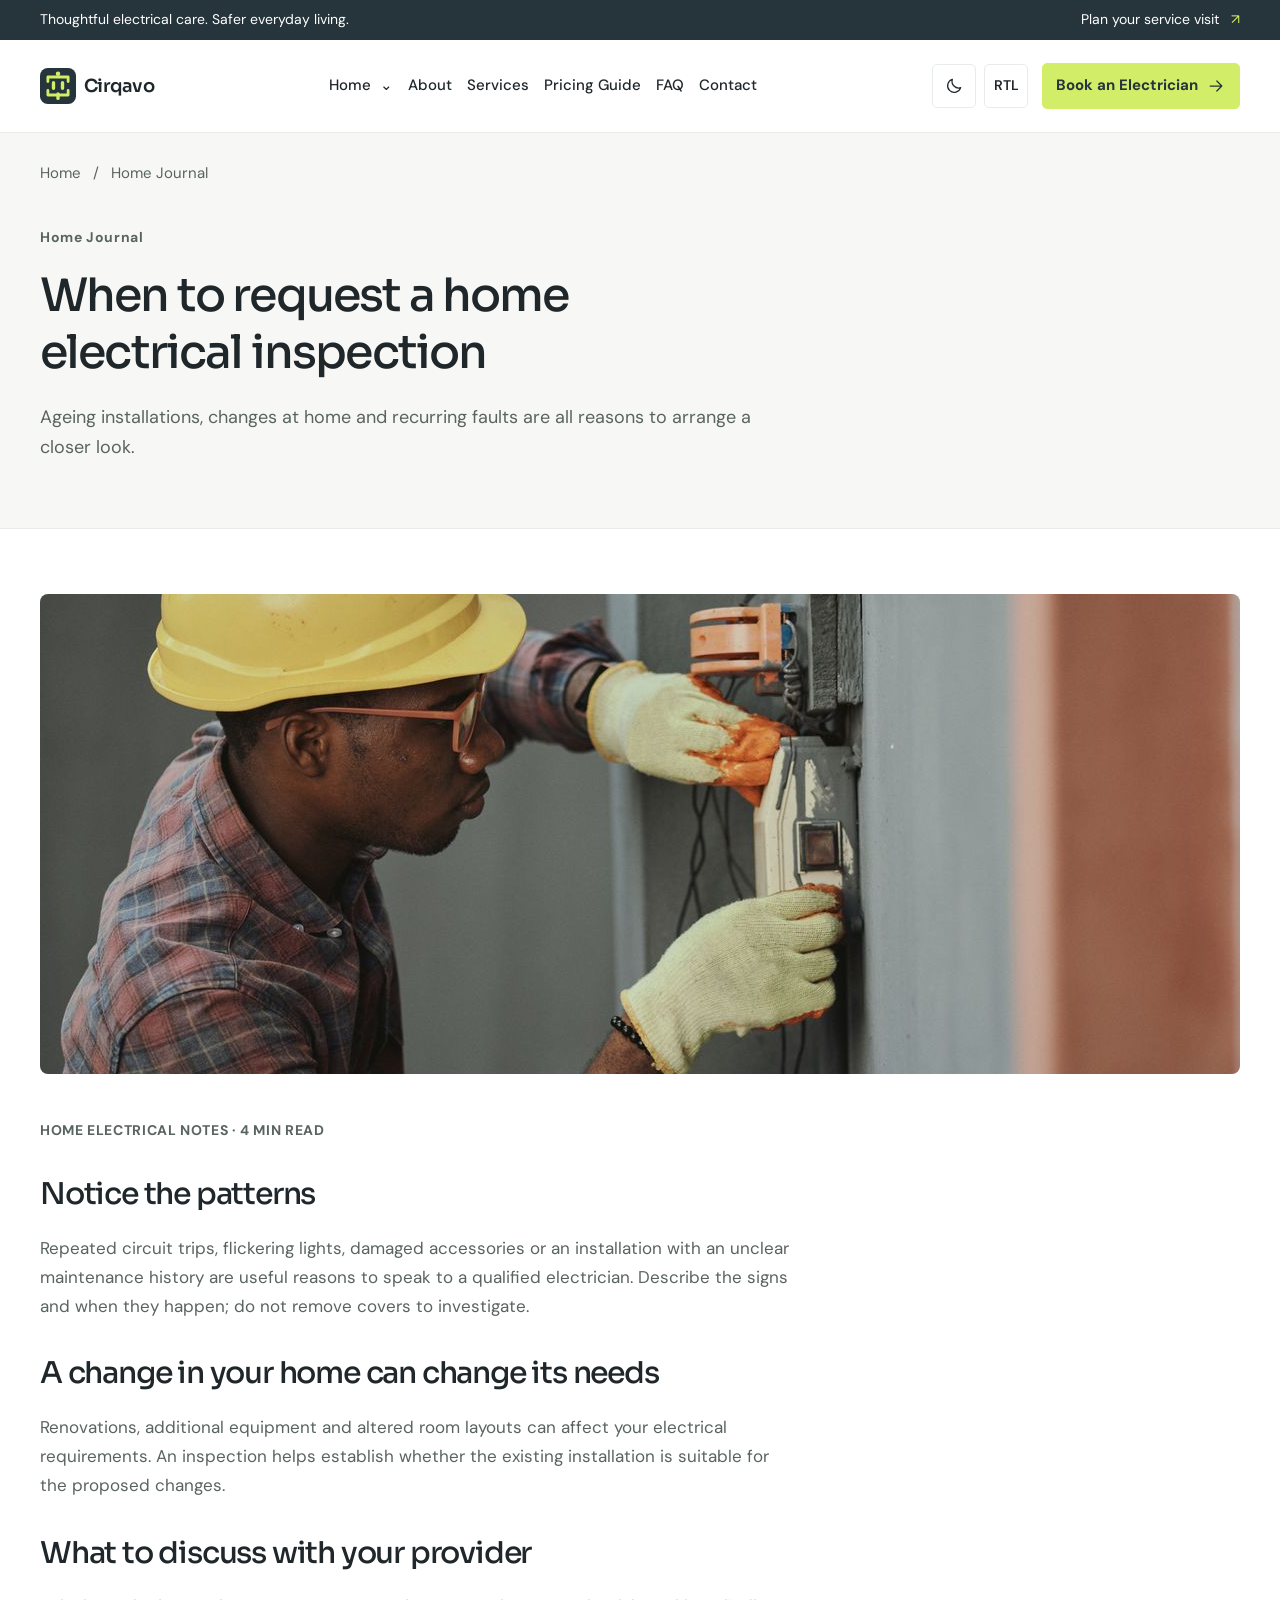
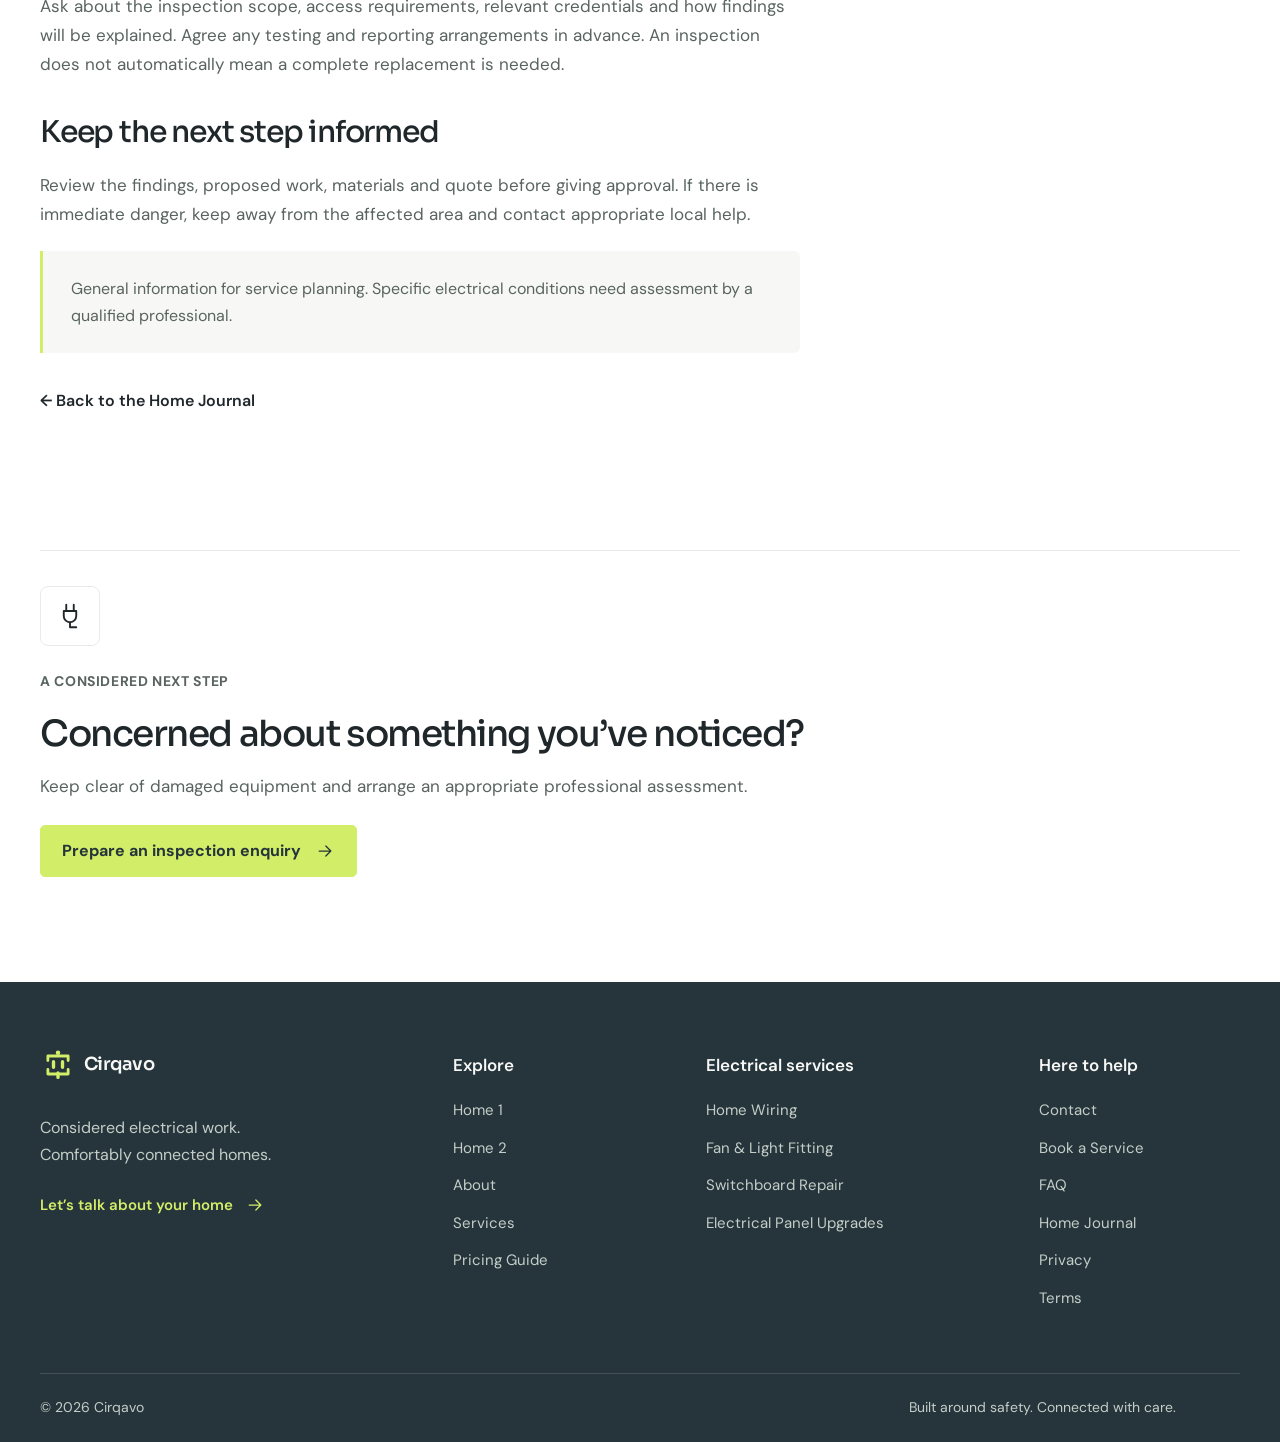
<file: pages/blog-details.html>
<!doctype html><html lang="en" dir="ltr"><head><meta charset="utf-8"><meta name="viewport" content="width=device-width, initial-scale=1"><meta name="description" content="Home Electrical Notes — professional home electrical service information, pricing guidance and enquiry planning."><meta property="og:site_name" content="Cirqavo"><meta name="theme-color" content="#26343B"><title>Home Electrical Notes | Cirqavo</title><link rel="icon" type="image/svg+xml" href="../assets/images/circuit-socket-v2.svg?v=2"><link rel="icon" type="image/png" sizes="32x32" href="../assets/images/favicon-32-v2.png?v=2"><link rel="stylesheet" href="../assets/css/fonts.css"><link rel="stylesheet" href="../assets/css/style.css?v=13"><link rel="stylesheet" href="../assets/css/dark-mode.css?v=6"><link rel="stylesheet" href="../assets/css/rtl.css?v=10"><script>try{document.documentElement.dataset.theme=localStorage.getItem('electrical-theme')||'light';document.documentElement.dir=localStorage.getItem('electrical-direction')||'ltr'}catch(e){}</script><script defer src="../assets/js/config.js?v=6"></script><script defer src="../assets/js/main.js?v=11"></script></head><body data-page="blog-details"><a class="skip-link" href="#main">Skip to content</a><div class="topbar"><div class="container"><span>Thoughtful electrical care. Safer everyday living.</span><a href="../pages/contact.html#booking">Plan your service visit <span aria-hidden="true">↗</span></a></div></div><header class="site-header"><div class="container header-inner"><a class="brand" href="../index.html" aria-label="Cirqavo home"><img class="brand-mark" src="../assets/images/circuit-socket-v2.svg?v=2" width="42" height="42" alt=""><span>Cirqavo</span></a><button class="menu-toggle icon-button" aria-label="Open navigation" aria-expanded="false" aria-controls="navigation"><span></span><span></span></button><div class="nav-scrim"></div><div class="navigation" id="navigation"><nav aria-label="Main navigation"><div class="home-nav"><button class="home-toggle " aria-expanded="false" aria-controls="home-dropdown">Home <span aria-hidden="true">⌄</span></button><div class="home-dropdown" id="home-dropdown"><a href="../index.html">Home 1</a><a href="../pages/home2.html">Home 2</a></div></div><a href="../pages/about.html" >About</a><a href="../pages/services.html" >Services</a><a href="../pages/pricing.html" >Pricing Guide</a><a href="../pages/faq.html" >FAQ</a><a href="../pages/contact.html" >Contact</a></nav><div class="utilities"><button class="theme-toggle icon-button" aria-label="Switch to dark theme"><svg viewBox="0 0 24 24" fill="none" stroke="currentColor" stroke-width="1.5" stroke-linecap="round" stroke-linejoin="round" aria-hidden="true"><path d="M20 14A8 8 0 0 1 10 4 8 8 0 1 0 20 14Z"/></svg></button><button class="direction-toggle" aria-label="Switch to right-to-left layout">RTL</button></div><a class="button header-book" href="../pages/contact.html#booking" aria-label="Book an Electrician">Book an Electrician <svg viewBox="0 0 24 24" fill="none" stroke="currentColor" stroke-width="1.5" stroke-linecap="round" stroke-linejoin="round" aria-hidden="true"><path d="M5 12h14m-6-6 6 6-6 6"/></svg></a></div></div></header><main id="main"><article class="article-content" data-article="inspection" ><section class="page-banner"><div class="container"><div class="breadcrumb"><a href="../index.html">Home</a><span>/</span>Home Journal</div><span class="eyebrow">Home Journal</span><h1>When to request a home electrical inspection</h1><p>Ageing installations, changes at home and recurring faults are all reasons to arrange a closer look.</p></div></section><div class="container article-body"><img class="article-hero" src="../assets/images/inspection.jpg" alt="Electrician in protective gloves examining a wall-mounted installation"><div class="article-text"><span class="eyebrow">HOME ELECTRICAL NOTES · 4 MIN READ</span><h2>Notice the patterns</h2><p>Repeated circuit trips, flickering lights, damaged accessories or an installation with an unclear maintenance history are useful reasons to speak to a qualified electrician. Describe the signs and when they happen; do not remove covers to investigate.</p><h2>A change in your home can change its needs</h2><p>Renovations, additional equipment and altered room layouts can affect your electrical requirements. An inspection helps establish whether the existing installation is suitable for the proposed changes.</p><h2>What to discuss with your provider</h2><p>Ask about the inspection scope, access requirements, relevant credentials and how findings will be explained. Agree any testing and reporting arrangements in advance. An inspection does not automatically mean a complete replacement is needed.</p><h2>Keep the next step informed</h2><p>Review the findings, proposed work, materials and quote before giving approval. If there is immediate danger, keep away from the affected area and contact appropriate local help.</p><div class="notice"><p>General information for service planning. Specific electrical conditions need assessment by a qualified professional.</p></div><a class="text-link" href="blog.html">← Back to the Home Journal</a></div></div></article><article class="article-content" data-article="switchboards" hidden><section class="page-banner"><div class="container"><div class="breadcrumb"><a href="../index.html">Home</a><span>/</span>Home Journal</div><span class="eyebrow">Home Journal</span><h1>Small signs your switchboard needs attention</h1><p>Worn accessories, unusual smells and repeated faults deserve professional assessment.</p></div></section><div class="container article-body"><img class="article-hero" src="../assets/images/socket.jpg" alt="Small signs your switchboard needs attention"><div class="article-text"><span class="eyebrow">HOME ELECTRICAL NOTES · 4 MIN READ</span><h2>Wear deserves attention</h2><p>Cracked plates, loose accessories and unreliable switches should be assessed rather than ignored. Keep people away from damaged equipment, especially where conductive parts may be exposed.</p><h2>Describe, do not dismantle</h2><p>Tell the electrician which fitting is affected, how often the issue occurs and whether other rooms are involved. Do not open the assembly or attempt live repairs.</p><h2>Replacement needs to be suitable</h2><p>A replacement accessory must suit the installation, mounting and electrical requirements. A qualified professional should assess the condition of the associated wiring and determine the scope.</p><h2>If there are signs of danger</h2><p>Sparks, smoke, a burning smell or exposed wiring call for caution. Move away, keep others clear and contact an appropriate local emergency service or qualified electrical professional.</p><div class="notice"><p>General information for service planning. Specific electrical conditions need assessment by a qualified professional.</p></div><a class="text-link" href="blog.html">← Back to the Home Journal</a></div></div></article><article class="article-content" data-article="lighting" hidden><section class="page-banner"><div class="container"><div class="breadcrumb"><a href="../index.html">Home</a><span>/</span>Home Journal</div><span class="eyebrow">Home Journal</span><h1>Planning light around the way you live</h1><p>Think about tasks, atmosphere and suitable fixtures before arranging an installation.</p></div></section><div class="container article-body"><img class="article-hero" src="../assets/images/interior.jpg" alt="Planning light around the way you live"><div class="article-text"><span class="eyebrow">HOME ELECTRICAL NOTES · 4 MIN READ</span><h2>Start with the room</h2><p>Think about the activities in each space: reading, preparing food, working or relaxing. Task, ambient and accent lighting serve different purposes and may need different positions.</p><h2>Look beyond the appearance</h2><p>Fixture weight, mounting support, existing wiring, lamp compatibility and the location all affect suitability. Wet areas need particular consideration by a professional.</p><h2>Plan the installation</h2><p>Make a list of fittings and preferred positions. Discuss access, switching arrangements, materials and the quote before work is agreed.</p><h2>Leave electrical connections to qualified people</h2><p>A fitting can look simple while concealing important installation requirements. Have a qualified electrician assess, fit and test it rather than attempting live work.</p><div class="notice"><p>General information for service planning. Specific electrical conditions need assessment by a qualified professional.</p></div><a class="text-link" href="blog.html">← Back to the Home Journal</a></div></div></article><article class="article-content" data-article="panels" hidden><section class="page-banner"><div class="container"><div class="breadcrumb"><a href="../index.html">Home</a><span>/</span>Home Journal</div><span class="eyebrow">Home Journal</span><h1>Understanding electrical panel upgrades</h1><p>Know what a professional assessment considers before changing your home’s electrical panel.</p></div></section><div class="container article-body"><img class="article-hero" src="../assets/images/panel.jpg" alt="Residential distribution panel and protective devices"><div class="article-text"><span class="eyebrow">HOME ELECTRICAL NOTES · 4 MIN READ</span><h2>An upgrade begins with an assessment</h2><p>A panel upgrade is a decision about the installation as a whole. Household load, existing circuits, protection devices, earthing and available space all influence the work.</p><h2>More equipment does not mean a simple swap</h2><p>New appliances or renovation plans may change electrical requirements. A qualified electrician can review suitability and identify whether other changes are necessary.</p><h2>Get a complete scope</h2><p>Ask what the quote includes: equipment, testing, access, any related wiring work and the expected service interruption. Agree the arrangements before the installation begins.</p><h2>Panel work is professional work</h2><p>Do not remove covers, replace breakers or attempt live connections. Keep clear of damaged equipment and arrange an appropriate professional assessment.</p><div class="notice"><p>General information for service planning. Specific electrical conditions need assessment by a qualified professional.</p></div><a class="text-link" href="blog.html">← Back to the Home Journal</a></div></div></article><article class="article-content" data-article="fixtures" hidden><section class="page-banner"><div class="container"><div class="breadcrumb"><a href="../index.html">Home</a><span>/</span>Home Journal</div><span class="eyebrow">Home Journal</span><h1>Choosing suitable light fixtures</h1><p>A good fitting needs to suit the room, the mounting point and the electrical installation.</p></div></section><div class="container article-body"><img class="article-hero" src="../assets/images/pendant.jpg" alt="Choosing suitable light fixtures"><div class="article-text"><span class="eyebrow">HOME ELECTRICAL NOTES · 4 MIN READ</span><h2>Match the fitting to its purpose</h2><p>Consider the room, light output, glare, lamp compatibility and how the fitting will be used. Decorative style is one part of a suitable choice.</p><h2>Check installation requirements</h2><p>The mounting surface, weight, access and existing electrical connection all matter. Ask a professional to assess suitability before purchasing a fitting that may need substantial work.</p><h2>Consider maintenance</h2><p>Think about access for lamp replacement, cleaning and future service. Discuss suitable fittings for moisture-prone locations with your electrician.</p><h2>Arrange professional fitting</h2><p>Agree the scope and price, then have electrical connections and checks carried out by a qualified professional. Avoid modifications that are not supported by the equipment specifications.</p><div class="notice"><p>General information for service planning. Specific electrical conditions need assessment by a qualified professional.</p></div><a class="text-link" href="blog.html">← Back to the Home Journal</a></div></div></article><section class="closing closing-band"><div class="container closing-inner"><span class="terminal-mark" aria-hidden="true"><svg viewBox="0 0 24 24" fill="none" stroke="currentColor" stroke-width="1.5" stroke-linecap="round" stroke-linejoin="round" aria-hidden="true"><path d="M9 3v5m6-5v5M7 8h10v4a5 5 0 0 1-10 0V8Zm5 9v4h5"/></svg></span><div class="closing-copy"><span class="eyebrow">A CONSIDERED NEXT STEP</span><h2>Concerned about something you’ve noticed?</h2><p>Keep clear of damaged equipment and arrange an appropriate professional assessment.</p><a class="button" href="contact.html?service=inspection#booking">Prepare an inspection enquiry <svg viewBox="0 0 24 24" fill="none" stroke="currentColor" stroke-width="1.5" stroke-linecap="round" stroke-linejoin="round" aria-hidden="true"><path d="M5 12h14m-6-6 6 6-6 6"/></svg></a></div></div></section></main><footer class="site-footer"><div class="container footer-grid"><div class="footer-identity"><a class="brand" href="../index.html" aria-label="Cirqavo home"><img class="brand-mark" src="../assets/images/circuit-socket-v2.svg?v=2" width="42" height="42" alt=""><span>Cirqavo</span></a><p>Considered electrical work.<br>Comfortably connected homes.</p><a class="text-link" href="../pages/contact.html#booking">Let’s talk about your home <svg viewBox="0 0 24 24" fill="none" stroke="currentColor" stroke-width="1.5" stroke-linecap="round" stroke-linejoin="round" aria-hidden="true"><path d="M5 12h14m-6-6 6 6-6 6"/></svg></a></div><div><h3>Explore</h3><a href="../index.html">Home 1</a><a href="../pages/home2.html">Home 2</a><a href="../pages/about.html">About</a><a href="../pages/services.html">Services</a><a href="../pages/pricing.html">Pricing Guide</a></div><div><h3>Electrical services</h3><a href="../pages/service-details.html?service=wiring">Home Wiring</a><a href="../pages/service-details.html?service=lighting">Fan & Light Fitting</a><a href="../pages/service-details.html?service=switchboard">Switchboard Repair</a><a href="../pages/service-details.html?service=panel">Electrical Panel Upgrades</a></div><div><h3>Here to help</h3><a href="../pages/contact.html">Contact</a><a href="../pages/contact.html#booking">Book a Service</a><a href="../pages/faq.html">FAQ</a><a href="../pages/blog.html">Home Journal</a><a href="../pages/privacy.html">Privacy</a><a href="../pages/terms.html">Terms</a></div></div><div class="container footer-bottom"><span>© 2026 Cirqavo</span><span>Built around safety. Connected with care.</span><button class="back-top icon-button" aria-label="Back to top" hidden>↑</button></div></footer></body></html>
</file>
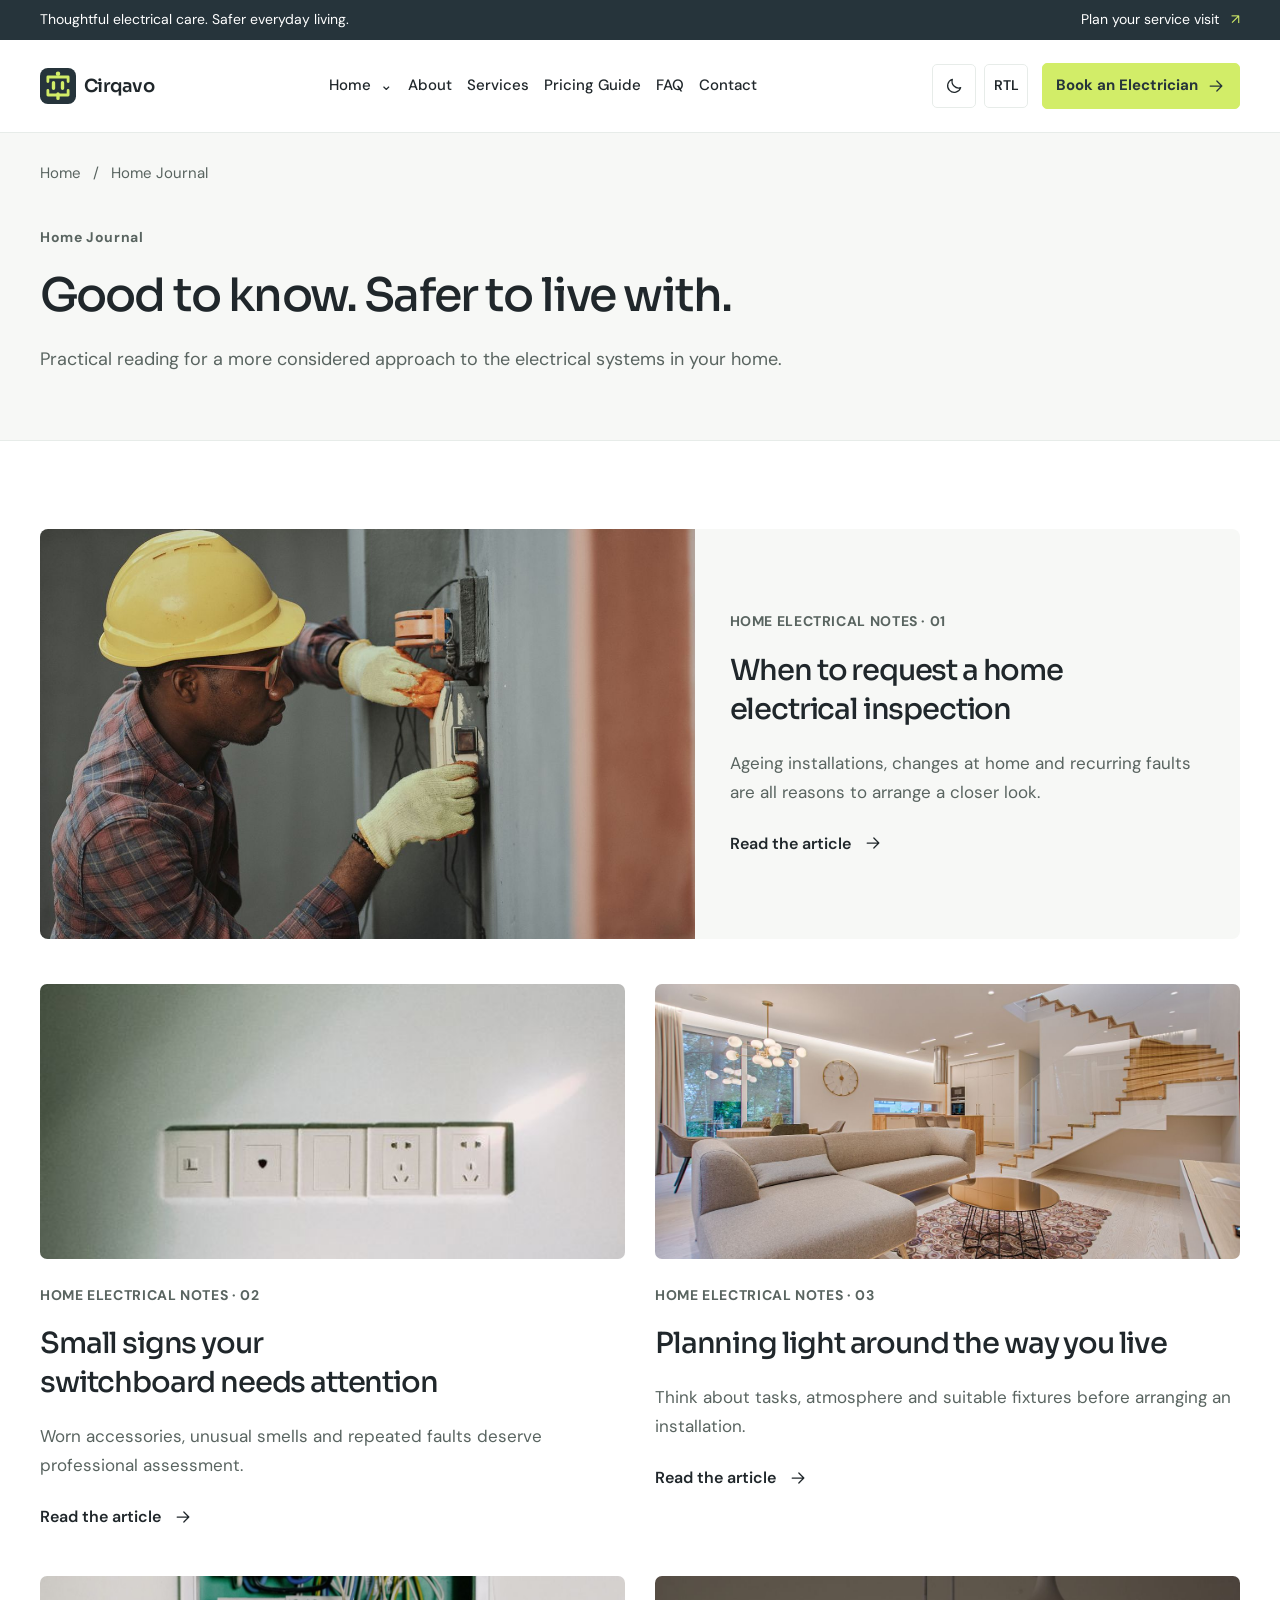
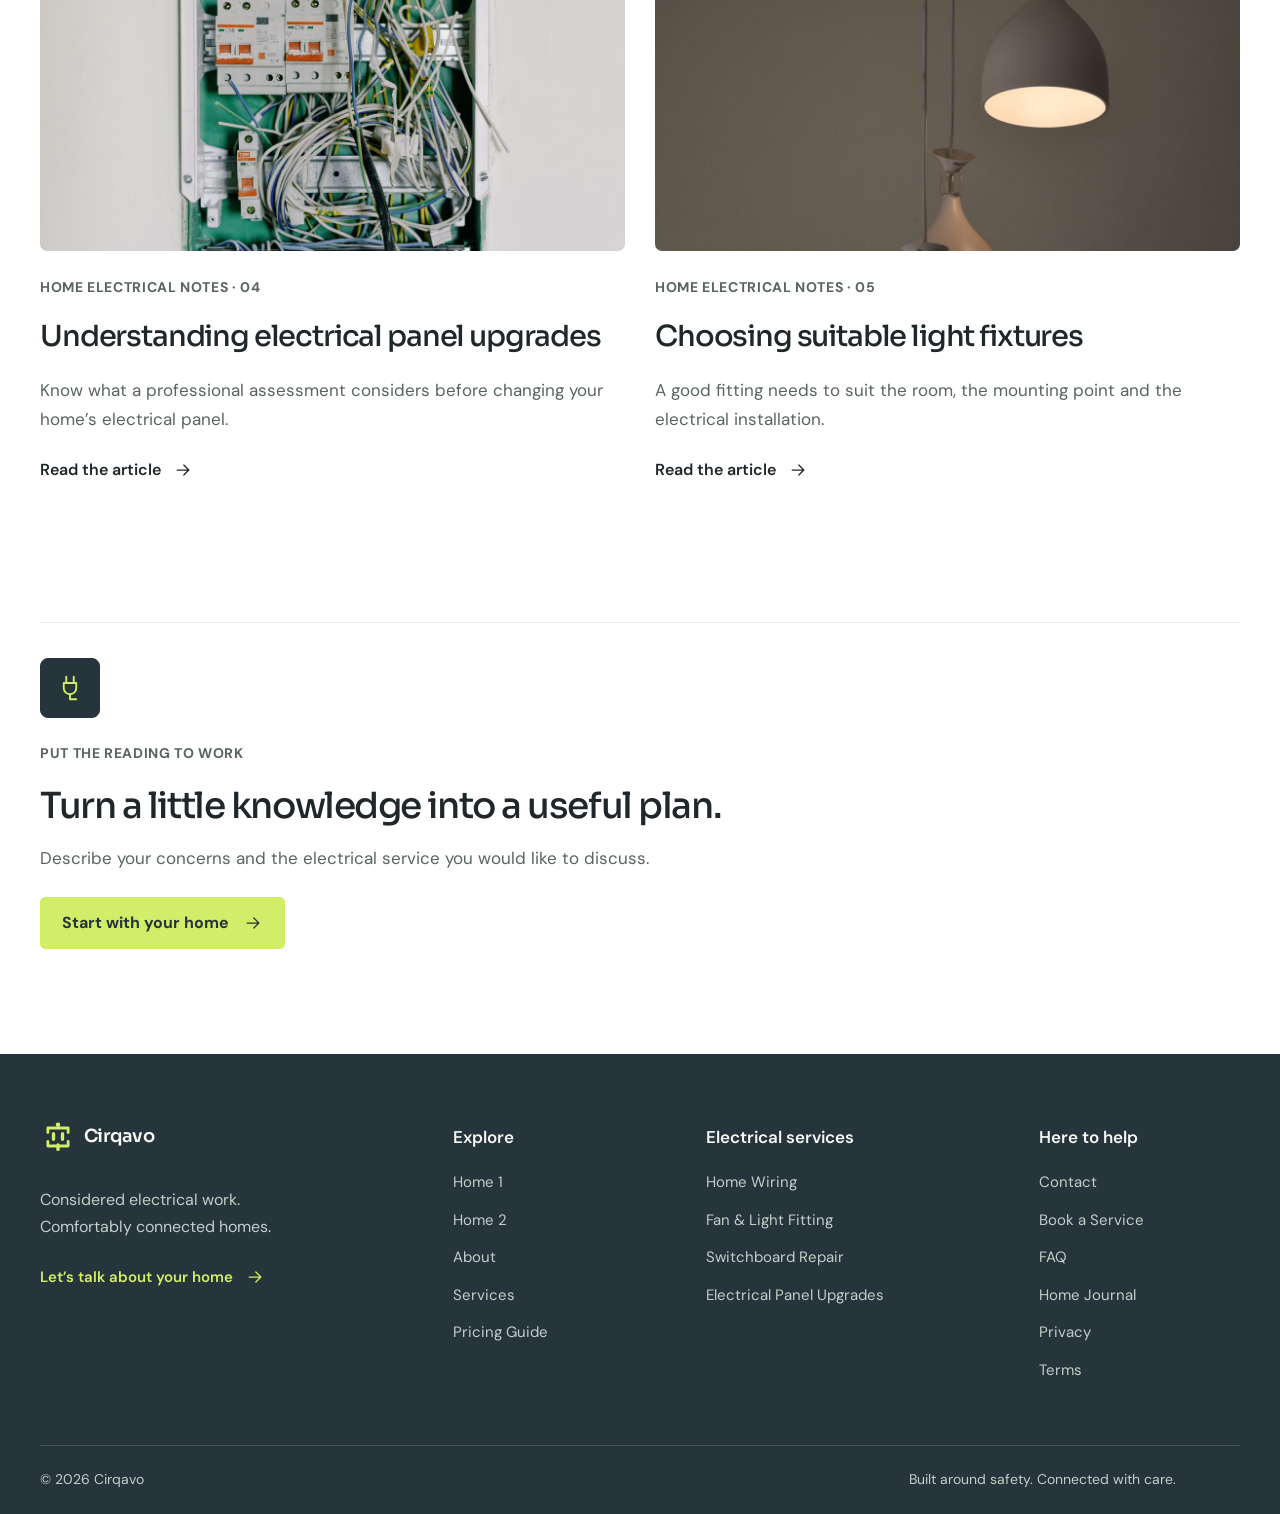
<file: pages/blog.html>
<!doctype html><html lang="en" dir="ltr"><head><meta charset="utf-8"><meta name="viewport" content="width=device-width, initial-scale=1"><meta name="description" content="Home Journal — professional home electrical service information, pricing guidance and enquiry planning."><meta property="og:site_name" content="Cirqavo"><meta name="theme-color" content="#26343B"><title>Home Journal | Cirqavo</title><link rel="icon" type="image/svg+xml" href="../assets/images/circuit-socket-v2.svg?v=2"><link rel="icon" type="image/png" sizes="32x32" href="../assets/images/favicon-32-v2.png?v=2"><link rel="stylesheet" href="../assets/css/fonts.css"><link rel="stylesheet" href="../assets/css/style.css?v=13"><link rel="stylesheet" href="../assets/css/dark-mode.css?v=6"><link rel="stylesheet" href="../assets/css/rtl.css?v=10"><script>try{document.documentElement.dataset.theme=localStorage.getItem('electrical-theme')||'light';document.documentElement.dir=localStorage.getItem('electrical-direction')||'ltr'}catch(e){}</script><script defer src="../assets/js/config.js?v=6"></script><script defer src="../assets/js/main.js?v=11"></script></head><body data-page="blog"><a class="skip-link" href="#main">Skip to content</a><div class="topbar"><div class="container"><span>Thoughtful electrical care. Safer everyday living.</span><a href="../pages/contact.html#booking">Plan your service visit <span aria-hidden="true">↗</span></a></div></div><header class="site-header"><div class="container header-inner"><a class="brand" href="../index.html" aria-label="Cirqavo home"><img class="brand-mark" src="../assets/images/circuit-socket-v2.svg?v=2" width="42" height="42" alt=""><span>Cirqavo</span></a><button class="menu-toggle icon-button" aria-label="Open navigation" aria-expanded="false" aria-controls="navigation"><span></span><span></span></button><div class="nav-scrim"></div><div class="navigation" id="navigation"><nav aria-label="Main navigation"><div class="home-nav"><button class="home-toggle " aria-expanded="false" aria-controls="home-dropdown">Home <span aria-hidden="true">⌄</span></button><div class="home-dropdown" id="home-dropdown"><a href="../index.html">Home 1</a><a href="../pages/home2.html">Home 2</a></div></div><a href="../pages/about.html" >About</a><a href="../pages/services.html" >Services</a><a href="../pages/pricing.html" >Pricing Guide</a><a href="../pages/faq.html" >FAQ</a><a href="../pages/contact.html" >Contact</a></nav><div class="utilities"><button class="theme-toggle icon-button" aria-label="Switch to dark theme"><svg viewBox="0 0 24 24" fill="none" stroke="currentColor" stroke-width="1.5" stroke-linecap="round" stroke-linejoin="round" aria-hidden="true"><path d="M20 14A8 8 0 0 1 10 4 8 8 0 1 0 20 14Z"/></svg></button><button class="direction-toggle" aria-label="Switch to right-to-left layout">RTL</button></div><a class="button header-book" href="../pages/contact.html#booking" aria-label="Book an Electrician">Book an Electrician <svg viewBox="0 0 24 24" fill="none" stroke="currentColor" stroke-width="1.5" stroke-linecap="round" stroke-linejoin="round" aria-hidden="true"><path d="M5 12h14m-6-6 6 6-6 6"/></svg></a></div></div></header><main id="main"><section class="page-banner"><div class="container"><div class="breadcrumb"><a href="../index.html">Home</a><span>/</span>Home Journal</div><span class="eyebrow">Home Journal</span><h1>Good to know. Safer to live with.</h1><p>Practical reading for a more considered approach to the electrical systems in your home.</p></div></section><section class="section"><div class="container journal-grid"><article class="journal-card"><a href="blog-details.html?article=inspection"><img src="../assets/images/inspection.jpg" alt="Electrician in protective gloves examining a wall-mounted installation" loading="lazy"><div><span class="eyebrow">HOME ELECTRICAL NOTES · 01</span><h2>When to request a home electrical inspection</h2><p>Ageing installations, changes at home and recurring faults are all reasons to arrange a closer look.</p><span class="text-link">Read the article <svg viewBox="0 0 24 24" fill="none" stroke="currentColor" stroke-width="1.5" stroke-linecap="round" stroke-linejoin="round" aria-hidden="true"><path d="M5 12h14m-6-6 6 6-6 6"/></svg></span></div></a></article><article class="journal-card"><a href="blog-details.html?article=switchboards"><img src="../assets/images/socket.jpg" alt="Small signs your switchboard needs attention" loading="lazy"><div><span class="eyebrow">HOME ELECTRICAL NOTES · 02</span><h2>Small signs your switchboard needs attention</h2><p>Worn accessories, unusual smells and repeated faults deserve professional assessment.</p><span class="text-link">Read the article <svg viewBox="0 0 24 24" fill="none" stroke="currentColor" stroke-width="1.5" stroke-linecap="round" stroke-linejoin="round" aria-hidden="true"><path d="M5 12h14m-6-6 6 6-6 6"/></svg></span></div></a></article><article class="journal-card"><a href="blog-details.html?article=lighting"><img src="../assets/images/interior.jpg" alt="Planning light around the way you live" loading="lazy"><div><span class="eyebrow">HOME ELECTRICAL NOTES · 03</span><h2>Planning light around the way you live</h2><p>Think about tasks, atmosphere and suitable fixtures before arranging an installation.</p><span class="text-link">Read the article <svg viewBox="0 0 24 24" fill="none" stroke="currentColor" stroke-width="1.5" stroke-linecap="round" stroke-linejoin="round" aria-hidden="true"><path d="M5 12h14m-6-6 6 6-6 6"/></svg></span></div></a></article><article class="journal-card"><a href="blog-details.html?article=panels"><img src="../assets/images/panel.jpg" alt="Residential distribution panel and protective devices" loading="lazy"><div><span class="eyebrow">HOME ELECTRICAL NOTES · 04</span><h2>Understanding electrical panel upgrades</h2><p>Know what a professional assessment considers before changing your home’s electrical panel.</p><span class="text-link">Read the article <svg viewBox="0 0 24 24" fill="none" stroke="currentColor" stroke-width="1.5" stroke-linecap="round" stroke-linejoin="round" aria-hidden="true"><path d="M5 12h14m-6-6 6 6-6 6"/></svg></span></div></a></article><article class="journal-card"><a href="blog-details.html?article=fixtures"><img src="../assets/images/pendant.jpg" alt="Choosing suitable light fixtures" loading="lazy"><div><span class="eyebrow">HOME ELECTRICAL NOTES · 05</span><h2>Choosing suitable light fixtures</h2><p>A good fitting needs to suit the room, the mounting point and the electrical installation.</p><span class="text-link">Read the article <svg viewBox="0 0 24 24" fill="none" stroke="currentColor" stroke-width="1.5" stroke-linecap="round" stroke-linejoin="round" aria-hidden="true"><path d="M5 12h14m-6-6 6 6-6 6"/></svg></span></div></a></article></div></section><section class="closing closing-terminal"><div class="container closing-inner"><span class="terminal-mark" aria-hidden="true"><svg viewBox="0 0 24 24" fill="none" stroke="currentColor" stroke-width="1.5" stroke-linecap="round" stroke-linejoin="round" aria-hidden="true"><path d="M9 3v5m6-5v5M7 8h10v4a5 5 0 0 1-10 0V8Zm5 9v4h5"/></svg></span><div class="closing-copy"><span class="eyebrow">PUT THE READING TO WORK</span><h2>Turn a little knowledge into a useful plan.</h2><p>Describe your concerns and the electrical service you would like to discuss.</p><a class="button" href="contact.html#booking">Start with your home <svg viewBox="0 0 24 24" fill="none" stroke="currentColor" stroke-width="1.5" stroke-linecap="round" stroke-linejoin="round" aria-hidden="true"><path d="M5 12h14m-6-6 6 6-6 6"/></svg></a></div></div></section></main><footer class="site-footer"><div class="container footer-grid"><div class="footer-identity"><a class="brand" href="../index.html" aria-label="Cirqavo home"><img class="brand-mark" src="../assets/images/circuit-socket-v2.svg?v=2" width="42" height="42" alt=""><span>Cirqavo</span></a><p>Considered electrical work.<br>Comfortably connected homes.</p><a class="text-link" href="../pages/contact.html#booking">Let’s talk about your home <svg viewBox="0 0 24 24" fill="none" stroke="currentColor" stroke-width="1.5" stroke-linecap="round" stroke-linejoin="round" aria-hidden="true"><path d="M5 12h14m-6-6 6 6-6 6"/></svg></a></div><div><h3>Explore</h3><a href="../index.html">Home 1</a><a href="../pages/home2.html">Home 2</a><a href="../pages/about.html">About</a><a href="../pages/services.html">Services</a><a href="../pages/pricing.html">Pricing Guide</a></div><div><h3>Electrical services</h3><a href="../pages/service-details.html?service=wiring">Home Wiring</a><a href="../pages/service-details.html?service=lighting">Fan & Light Fitting</a><a href="../pages/service-details.html?service=switchboard">Switchboard Repair</a><a href="../pages/service-details.html?service=panel">Electrical Panel Upgrades</a></div><div><h3>Here to help</h3><a href="../pages/contact.html">Contact</a><a href="../pages/contact.html#booking">Book a Service</a><a href="../pages/faq.html">FAQ</a><a href="../pages/blog.html">Home Journal</a><a href="../pages/privacy.html">Privacy</a><a href="../pages/terms.html">Terms</a></div></div><div class="container footer-bottom"><span>© 2026 Cirqavo</span><span>Built around safety. Connected with care.</span><button class="back-top icon-button" aria-label="Back to top" hidden>↑</button></div></footer></body></html>
</file>
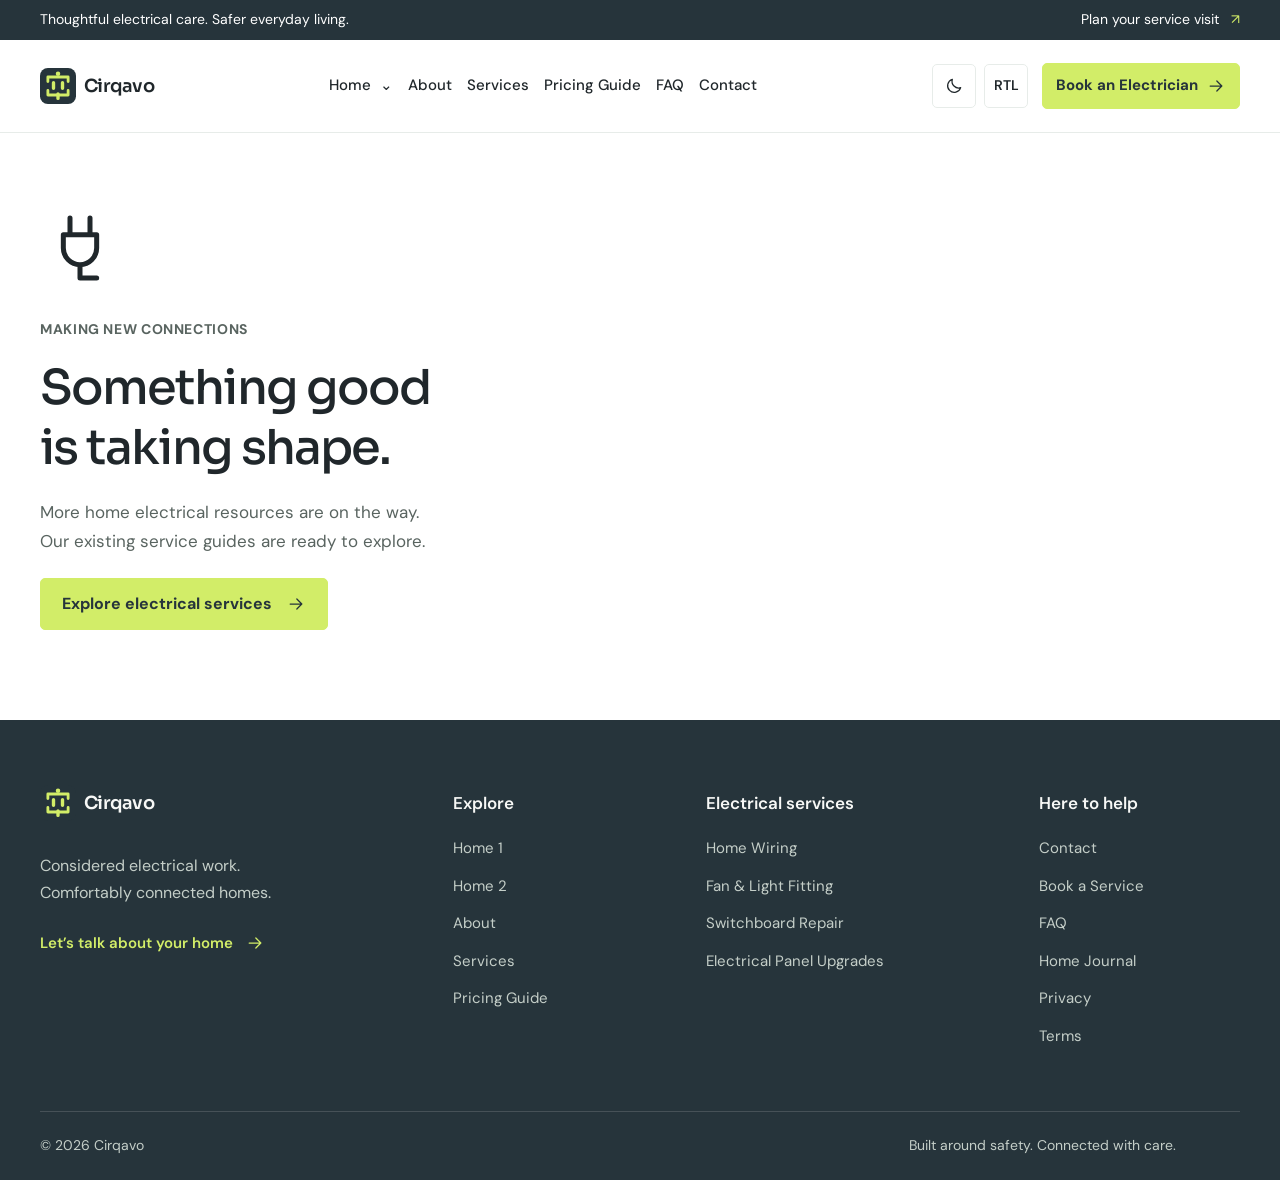
<file: pages/coming-soon.html>
<!doctype html><html lang="en" dir="ltr"><head><meta charset="utf-8"><meta name="viewport" content="width=device-width, initial-scale=1"><meta name="description" content="Coming Soon — professional home electrical service information, pricing guidance and enquiry planning."><meta property="og:site_name" content="Cirqavo"><meta name="theme-color" content="#26343B"><title>Coming Soon | Cirqavo</title><link rel="icon" type="image/svg+xml" href="../assets/images/circuit-socket-v2.svg?v=2"><link rel="icon" type="image/png" sizes="32x32" href="../assets/images/favicon-32-v2.png?v=2"><link rel="stylesheet" href="../assets/css/fonts.css"><link rel="stylesheet" href="../assets/css/style.css?v=13"><link rel="stylesheet" href="../assets/css/dark-mode.css?v=6"><link rel="stylesheet" href="../assets/css/rtl.css?v=10"><script>try{document.documentElement.dataset.theme=localStorage.getItem('electrical-theme')||'light';document.documentElement.dir=localStorage.getItem('electrical-direction')||'ltr'}catch(e){}</script><script defer src="../assets/js/config.js?v=6"></script><script defer src="../assets/js/main.js?v=11"></script></head><body data-page="coming-soon"><a class="skip-link" href="#main">Skip to content</a><div class="topbar"><div class="container"><span>Thoughtful electrical care. Safer everyday living.</span><a href="../pages/contact.html#booking">Plan your service visit <span aria-hidden="true">↗</span></a></div></div><header class="site-header"><div class="container header-inner"><a class="brand" href="../index.html" aria-label="Cirqavo home"><img class="brand-mark" src="../assets/images/circuit-socket-v2.svg?v=2" width="42" height="42" alt=""><span>Cirqavo</span></a><button class="menu-toggle icon-button" aria-label="Open navigation" aria-expanded="false" aria-controls="navigation"><span></span><span></span></button><div class="nav-scrim"></div><div class="navigation" id="navigation"><nav aria-label="Main navigation"><div class="home-nav"><button class="home-toggle " aria-expanded="false" aria-controls="home-dropdown">Home <span aria-hidden="true">⌄</span></button><div class="home-dropdown" id="home-dropdown"><a href="../index.html">Home 1</a><a href="../pages/home2.html">Home 2</a></div></div><a href="../pages/about.html" >About</a><a href="../pages/services.html" >Services</a><a href="../pages/pricing.html" >Pricing Guide</a><a href="../pages/faq.html" >FAQ</a><a href="../pages/contact.html" >Contact</a></nav><div class="utilities"><button class="theme-toggle icon-button" aria-label="Switch to dark theme"><svg viewBox="0 0 24 24" fill="none" stroke="currentColor" stroke-width="1.5" stroke-linecap="round" stroke-linejoin="round" aria-hidden="true"><path d="M20 14A8 8 0 0 1 10 4 8 8 0 1 0 20 14Z"/></svg></button><button class="direction-toggle" aria-label="Switch to right-to-left layout">RTL</button></div><a class="button header-book" href="../pages/contact.html#booking" aria-label="Book an Electrician">Book an Electrician <svg viewBox="0 0 24 24" fill="none" stroke="currentColor" stroke-width="1.5" stroke-linecap="round" stroke-linejoin="round" aria-hidden="true"><path d="M5 12h14m-6-6 6 6-6 6"/></svg></a></div></div></header><main id="main"><section class="utility-page container"><span class="utility-symbol"><svg viewBox="0 0 24 24" fill="none" stroke="currentColor" stroke-width="1.5" stroke-linecap="round" stroke-linejoin="round" aria-hidden="true"><path d="M9 3v5m6-5v5M7 8h10v4a5 5 0 0 1-10 0V8Zm5 9v4h5"/></svg></span><span class="eyebrow">MAKING NEW CONNECTIONS</span><h1>Something good<br>is taking shape.</h1><p>More home electrical resources are on the way.<br>Our existing service guides are ready to explore.</p><a class="button" href="services.html">Explore electrical services <svg viewBox="0 0 24 24" fill="none" stroke="currentColor" stroke-width="1.5" stroke-linecap="round" stroke-linejoin="round" aria-hidden="true"><path d="M5 12h14m-6-6 6 6-6 6"/></svg></a></section></main><footer class="site-footer"><div class="container footer-grid"><div class="footer-identity"><a class="brand" href="../index.html" aria-label="Cirqavo home"><img class="brand-mark" src="../assets/images/circuit-socket-v2.svg?v=2" width="42" height="42" alt=""><span>Cirqavo</span></a><p>Considered electrical work.<br>Comfortably connected homes.</p><a class="text-link" href="../pages/contact.html#booking">Let’s talk about your home <svg viewBox="0 0 24 24" fill="none" stroke="currentColor" stroke-width="1.5" stroke-linecap="round" stroke-linejoin="round" aria-hidden="true"><path d="M5 12h14m-6-6 6 6-6 6"/></svg></a></div><div><h3>Explore</h3><a href="../index.html">Home 1</a><a href="../pages/home2.html">Home 2</a><a href="../pages/about.html">About</a><a href="../pages/services.html">Services</a><a href="../pages/pricing.html">Pricing Guide</a></div><div><h3>Electrical services</h3><a href="../pages/service-details.html?service=wiring">Home Wiring</a><a href="../pages/service-details.html?service=lighting">Fan & Light Fitting</a><a href="../pages/service-details.html?service=switchboard">Switchboard Repair</a><a href="../pages/service-details.html?service=panel">Electrical Panel Upgrades</a></div><div><h3>Here to help</h3><a href="../pages/contact.html">Contact</a><a href="../pages/contact.html#booking">Book a Service</a><a href="../pages/faq.html">FAQ</a><a href="../pages/blog.html">Home Journal</a><a href="../pages/privacy.html">Privacy</a><a href="../pages/terms.html">Terms</a></div></div><div class="container footer-bottom"><span>© 2026 Cirqavo</span><span>Built around safety. Connected with care.</span><button class="back-top icon-button" aria-label="Back to top" hidden>↑</button></div></footer></body></html>
</file>
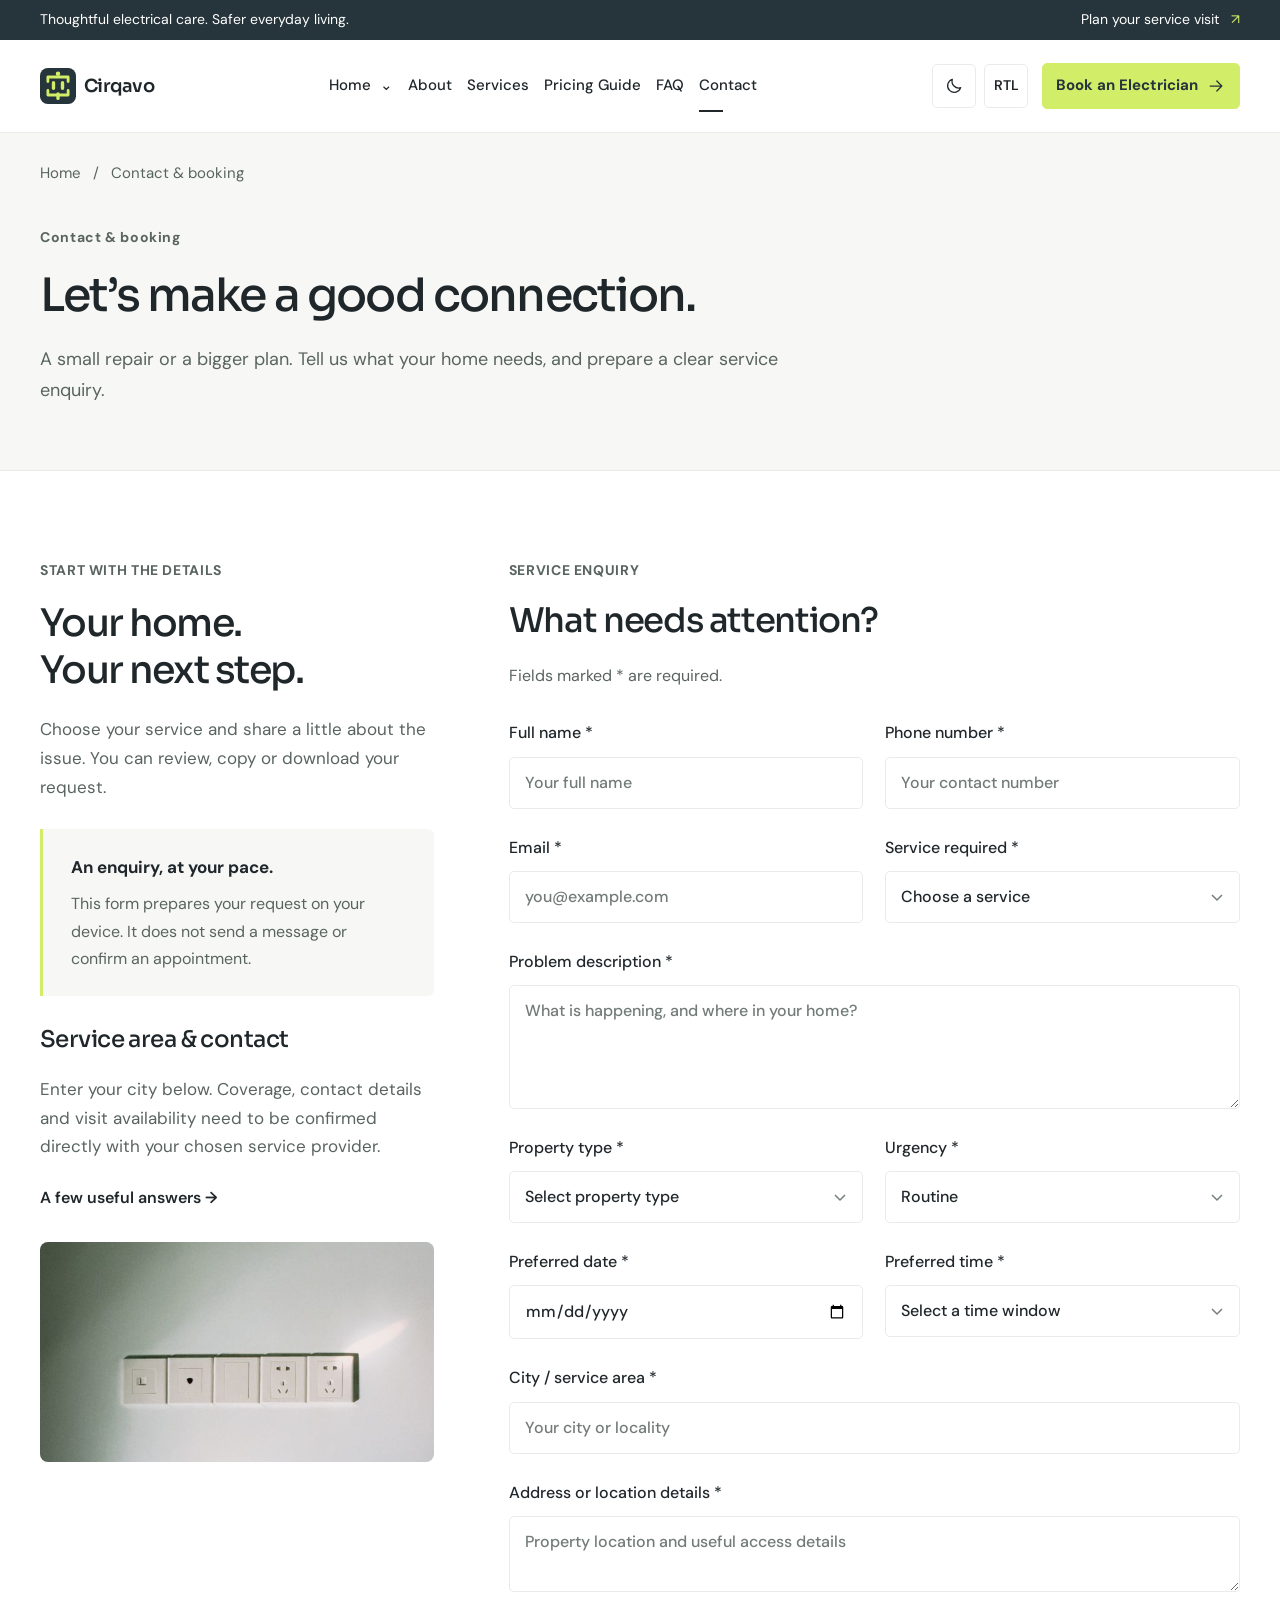
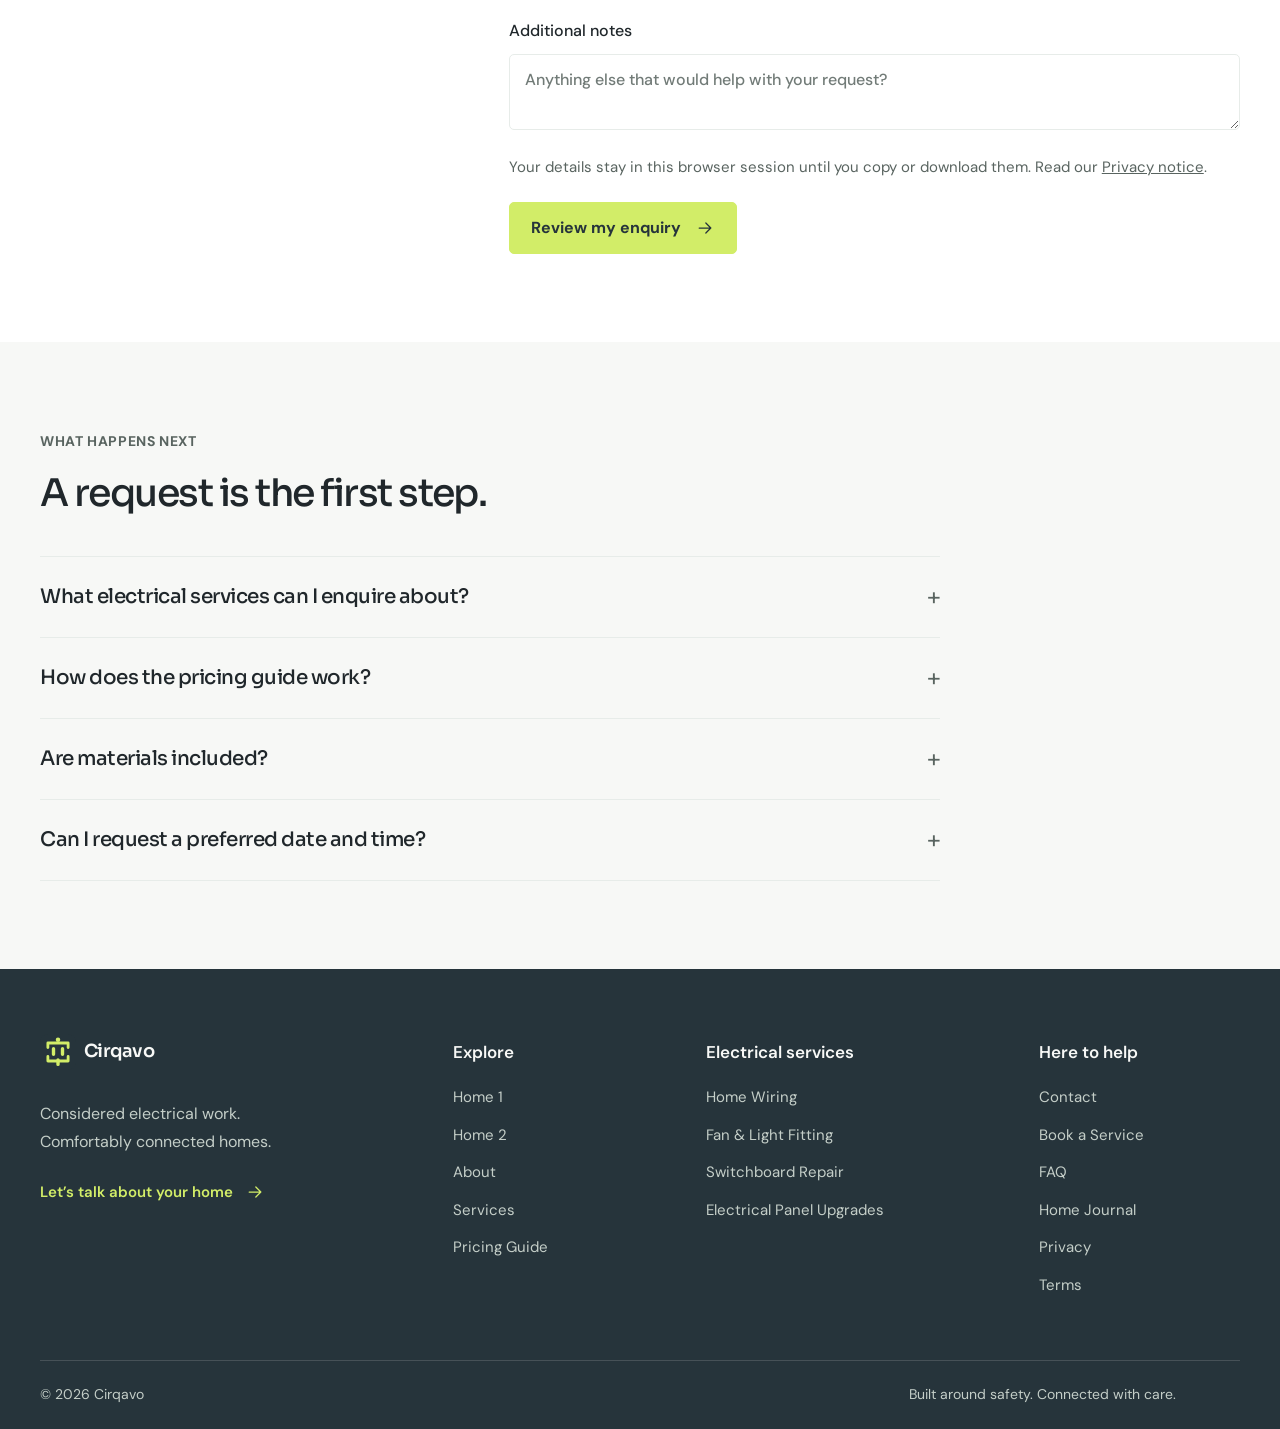
<file: pages/contact.html>
<!doctype html><html lang="en" dir="ltr"><head><meta charset="utf-8"><meta name="viewport" content="width=device-width, initial-scale=1"><meta name="description" content="Contact & Book an Electrician — professional home electrical service information, pricing guidance and enquiry planning."><meta property="og:site_name" content="Cirqavo"><meta name="theme-color" content="#26343B"><title>Contact & Book an Electrician | Cirqavo</title><link rel="icon" type="image/svg+xml" href="../assets/images/circuit-socket-v2.svg?v=2"><link rel="icon" type="image/png" sizes="32x32" href="../assets/images/favicon-32-v2.png?v=2"><link rel="stylesheet" href="../assets/css/fonts.css"><link rel="stylesheet" href="../assets/css/style.css?v=13"><link rel="stylesheet" href="../assets/css/dark-mode.css?v=6"><link rel="stylesheet" href="../assets/css/rtl.css?v=10"><script>try{document.documentElement.dataset.theme=localStorage.getItem('electrical-theme')||'light';document.documentElement.dir=localStorage.getItem('electrical-direction')||'ltr'}catch(e){}</script><script defer src="../assets/js/config.js?v=6"></script><script defer src="../assets/js/main.js?v=11"></script></head><body data-page="contact"><a class="skip-link" href="#main">Skip to content</a><div class="topbar"><div class="container"><span>Thoughtful electrical care. Safer everyday living.</span><a href="../pages/contact.html#booking">Plan your service visit <span aria-hidden="true">↗</span></a></div></div><header class="site-header"><div class="container header-inner"><a class="brand" href="../index.html" aria-label="Cirqavo home"><img class="brand-mark" src="../assets/images/circuit-socket-v2.svg?v=2" width="42" height="42" alt=""><span>Cirqavo</span></a><button class="menu-toggle icon-button" aria-label="Open navigation" aria-expanded="false" aria-controls="navigation"><span></span><span></span></button><div class="nav-scrim"></div><div class="navigation" id="navigation"><nav aria-label="Main navigation"><div class="home-nav"><button class="home-toggle " aria-expanded="false" aria-controls="home-dropdown">Home <span aria-hidden="true">⌄</span></button><div class="home-dropdown" id="home-dropdown"><a href="../index.html">Home 1</a><a href="../pages/home2.html">Home 2</a></div></div><a href="../pages/about.html" >About</a><a href="../pages/services.html" >Services</a><a href="../pages/pricing.html" >Pricing Guide</a><a href="../pages/faq.html" >FAQ</a><a href="../pages/contact.html" aria-current=page>Contact</a></nav><div class="utilities"><button class="theme-toggle icon-button" aria-label="Switch to dark theme"><svg viewBox="0 0 24 24" fill="none" stroke="currentColor" stroke-width="1.5" stroke-linecap="round" stroke-linejoin="round" aria-hidden="true"><path d="M20 14A8 8 0 0 1 10 4 8 8 0 1 0 20 14Z"/></svg></button><button class="direction-toggle" aria-label="Switch to right-to-left layout">RTL</button></div><a class="button header-book" href="../pages/contact.html#booking" aria-label="Book an Electrician">Book an Electrician <svg viewBox="0 0 24 24" fill="none" stroke="currentColor" stroke-width="1.5" stroke-linecap="round" stroke-linejoin="round" aria-hidden="true"><path d="M5 12h14m-6-6 6 6-6 6"/></svg></a></div></div></header><main id="main"><section class="page-banner"><div class="container"><div class="breadcrumb"><a href="../index.html">Home</a><span>/</span>Contact & booking</div><span class="eyebrow">Contact & booking</span><h1>Let’s make a good connection.</h1><p>A small repair or a bigger plan. Tell us what your home needs, and prepare a clear service enquiry.</p></div></section><section class="section" id="booking"><div class="container booking-layout"><aside class="booking-aside"><span class="eyebrow">START WITH THE DETAILS</span><h2>Your home.<br>Your next step.</h2><p>Choose your service and share a little about the issue. You can review, copy or download your request.</p><div class="notice"><strong>An enquiry, at your pace.</strong><p>This form prepares your request on your device. It does not send a message or confirm an appointment.</p></div><h3>Service area & contact</h3><p>Enter your city below. Coverage, contact details and visit availability need to be confirmed directly with your chosen service provider.</p><a class="text-link" href="faq.html">A few useful answers →</a><img src="../assets/images/socket.jpg" alt="Neat electrical socket detail" loading="lazy"></aside><div><form id="booking-form"><div class="form-heading"><span class="eyebrow">SERVICE ENQUIRY</span><h2>What needs attention?</h2><p>Fields marked * are required.</p></div><div class="form-grid"><label>Full name *<input name="name" autocomplete="name" required maxlength="100" placeholder="Your full name"></label><label>Phone number *<input type="tel" name="phone" autocomplete="tel" required pattern="[+0-9() .-]{7,20}" title="Enter a phone number with 7–20 characters" placeholder="Your contact number"></label><label>Email *<input name="email" type="email" autocomplete="email" required placeholder="you@example.com"></label><label>Service required *<select name="service" required><option value="">Choose a service</option><option value="wiring">Home Wiring</option><option value="fan">Fan Installation</option><option value="lighting">Fan & Light Fitting</option><option value="switchboard">Switchboard / Socket Repair</option><option value="panel">Electrical Panel Upgrades</option><option value="inspection">Inspection & Troubleshooting</option></select></label><label class="full">Problem description *<textarea name="problem" required rows="4" maxlength="2000" placeholder="What is happening, and where in your home?"></textarea></label><label>Property type *<select name="property" required><option value="">Select property type</option><option>Apartment</option><option>Independent house</option><option>Other residential property</option></select></label><label>Urgency *<select name="urgency" required><option>Routine</option><option>As soon as available</option><option>Potential electrical hazard</option></select></label><div class="notice hazard-notice full" hidden role="status"><strong>Keep a safe distance.</strong><p>Do not touch exposed wiring or damaged electrical equipment. If there is immediate danger, move away and contact the appropriate local emergency service or qualified electrical professional. This form does not arrange emergency dispatch.</p></div><label>Preferred date *<input type="date" name="date" required></label><label>Preferred time *<select name="time" required><option value="">Select a time window</option><option>Morning · 9 am–12 pm</option><option>Afternoon · 12 pm–4 pm</option><option>Late afternoon · 4 pm–6 pm</option><option>Flexible</option></select></label><label class="full">City / service area *<input name="city" required autocomplete="address-level2" placeholder="Your city or locality" maxlength="150"></label><label class="full">Address or location details *<textarea name="address" autocomplete="street-address" rows="2" required maxlength="500" placeholder="Property location and useful access details"></textarea></label><label class="full">Additional notes<textarea name="notes" rows="2" maxlength="1000" placeholder="Anything else that would help with your request?"></textarea></label></div><p class="small">Your details stay in this browser session until you copy or download them. Read our <a href="privacy.html">Privacy notice</a>.</p><button class="button" type="submit">Review my enquiry <svg viewBox="0 0 24 24" fill="none" stroke="currentColor" stroke-width="1.5" stroke-linecap="round" stroke-linejoin="round" aria-hidden="true"><path d="M5 12h14m-6-6 6 6-6 6"/></svg></button></form><section class="request-summary" id="request-summary" hidden aria-labelledby="summary-title" tabindex="-1"><span class="eyebrow">READY FOR YOUR REVIEW</span><h2 id="summary-title">Your service enquiry.</h2><p>Your request has not been sent. Review the details, then share them directly with your chosen provider to discuss coverage, pricing and a visit.</p><dl id="summary-details"></dl><div class="summary-actions"><button class="button" id="copy-request" type="button">Copy enquiry</button><button class="button button-outline" id="download-request" type="button">Download .txt</button><button class="text-link" id="edit-request" type="button">Edit details</button></div><p role="status" id="handoff-status"></p></section></div></div></section><section class="section soft"><div class="container narrow"><div class="section-heading"><span class="eyebrow">WHAT HAPPENS NEXT</span><h2>A request is the first step.</h2></div><div class="accordion"><details><summary><span class="faq-question" dir="auto">What electrical services can I enquire about?</span><span aria-hidden="true">+</span></summary><p>Home wiring, fan installation, light fitting, switchboard and socket repairs, electrical inspections and panel upgrades. Describe your needs in the enquiry form so the scope can be reviewed.</p></details><details><summary><span class="faq-question" dir="auto">How does the pricing guide work?</span><span aria-hidden="true">+</span></summary><p>The displayed starting prices are illustrative design rates. The actual quote depends on the inspection, site conditions, labour, materials and access. Agree the scope and total price before work begins.</p></details><details><summary><span class="faq-question" dir="auto">Are materials included?</span><span aria-hidden="true">+</span></summary><p>Replacement fittings, cables, protection devices and other materials are not included in the indicative labour rates unless an individual quote explicitly includes them.</p></details><details><summary><span class="faq-question" dir="auto">Can I request a preferred date and time?</span><span aria-hidden="true">+</span></summary><p>Yes. Add your preference to your enquiry. A requested time is not a confirmed appointment; availability must be agreed directly with the service provider.</p></details></div></div></section></main><footer class="site-footer"><div class="container footer-grid"><div class="footer-identity"><a class="brand" href="../index.html" aria-label="Cirqavo home"><img class="brand-mark" src="../assets/images/circuit-socket-v2.svg?v=2" width="42" height="42" alt=""><span>Cirqavo</span></a><p>Considered electrical work.<br>Comfortably connected homes.</p><a class="text-link" href="../pages/contact.html#booking">Let’s talk about your home <svg viewBox="0 0 24 24" fill="none" stroke="currentColor" stroke-width="1.5" stroke-linecap="round" stroke-linejoin="round" aria-hidden="true"><path d="M5 12h14m-6-6 6 6-6 6"/></svg></a></div><div><h3>Explore</h3><a href="../index.html">Home 1</a><a href="../pages/home2.html">Home 2</a><a href="../pages/about.html">About</a><a href="../pages/services.html">Services</a><a href="../pages/pricing.html">Pricing Guide</a></div><div><h3>Electrical services</h3><a href="../pages/service-details.html?service=wiring">Home Wiring</a><a href="../pages/service-details.html?service=lighting">Fan & Light Fitting</a><a href="../pages/service-details.html?service=switchboard">Switchboard Repair</a><a href="../pages/service-details.html?service=panel">Electrical Panel Upgrades</a></div><div><h3>Here to help</h3><a href="../pages/contact.html">Contact</a><a href="../pages/contact.html#booking">Book a Service</a><a href="../pages/faq.html">FAQ</a><a href="../pages/blog.html">Home Journal</a><a href="../pages/privacy.html">Privacy</a><a href="../pages/terms.html">Terms</a></div></div><div class="container footer-bottom"><span>© 2026 Cirqavo</span><span>Built around safety. Connected with care.</span><button class="back-top icon-button" aria-label="Back to top" hidden>↑</button></div></footer></body></html>
</file>
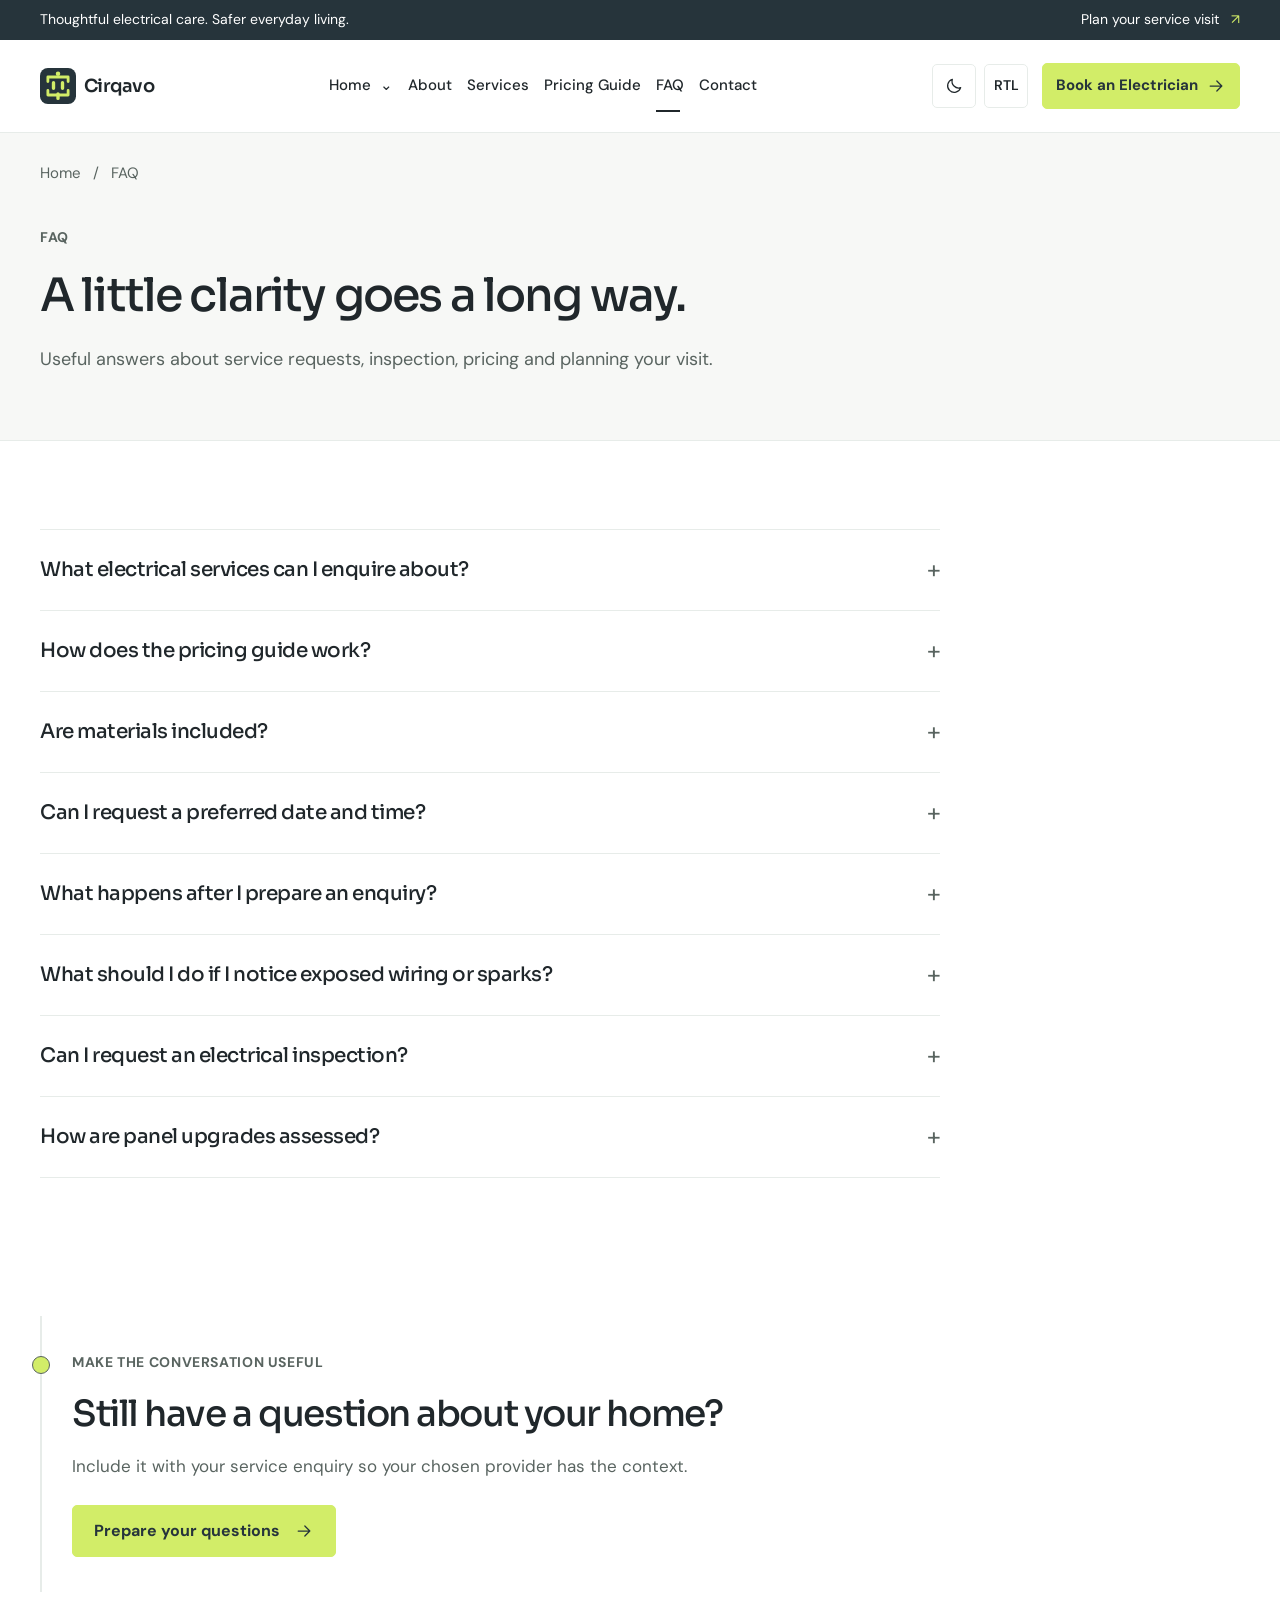
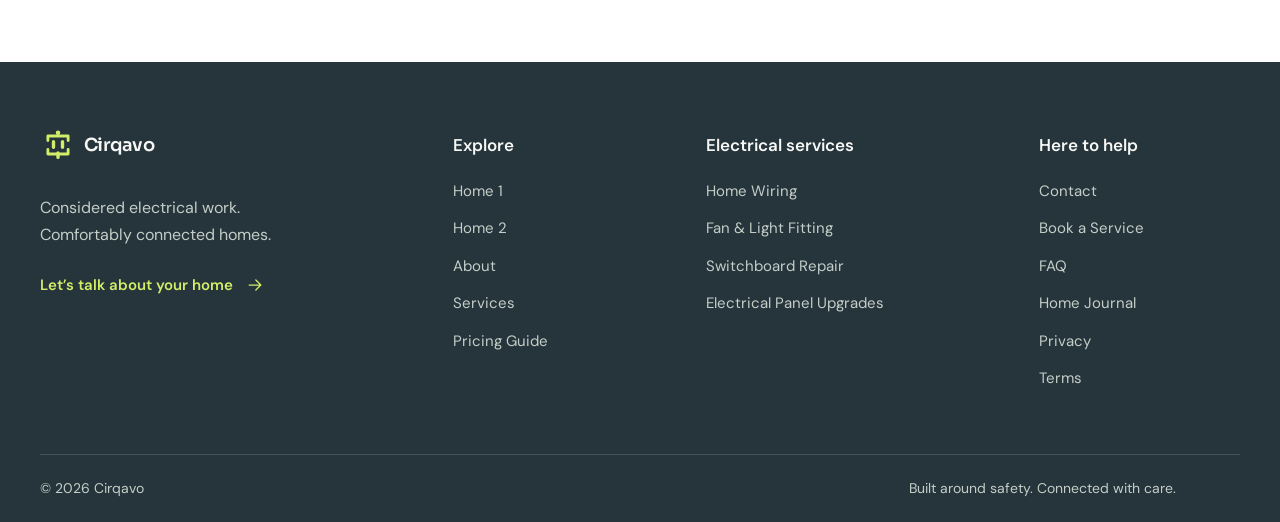
<file: pages/faq.html>
<!doctype html><html lang="en" dir="ltr"><head><meta charset="utf-8"><meta name="viewport" content="width=device-width, initial-scale=1"><meta name="description" content="Frequently Asked Questions — professional home electrical service information, pricing guidance and enquiry planning."><meta property="og:site_name" content="Cirqavo"><meta name="theme-color" content="#26343B"><title>Frequently Asked Questions | Cirqavo</title><link rel="icon" type="image/svg+xml" href="../assets/images/circuit-socket-v2.svg?v=2"><link rel="icon" type="image/png" sizes="32x32" href="../assets/images/favicon-32-v2.png?v=2"><link rel="stylesheet" href="../assets/css/fonts.css"><link rel="stylesheet" href="../assets/css/style.css?v=13"><link rel="stylesheet" href="../assets/css/dark-mode.css?v=6"><link rel="stylesheet" href="../assets/css/rtl.css?v=10"><script>try{document.documentElement.dataset.theme=localStorage.getItem('electrical-theme')||'light';document.documentElement.dir=localStorage.getItem('electrical-direction')||'ltr'}catch(e){}</script><script defer src="../assets/js/config.js?v=6"></script><script defer src="../assets/js/main.js?v=11"></script></head><body data-page="faq"><a class="skip-link" href="#main">Skip to content</a><div class="topbar"><div class="container"><span>Thoughtful electrical care. Safer everyday living.</span><a href="../pages/contact.html#booking">Plan your service visit <span aria-hidden="true">↗</span></a></div></div><header class="site-header"><div class="container header-inner"><a class="brand" href="../index.html" aria-label="Cirqavo home"><img class="brand-mark" src="../assets/images/circuit-socket-v2.svg?v=2" width="42" height="42" alt=""><span>Cirqavo</span></a><button class="menu-toggle icon-button" aria-label="Open navigation" aria-expanded="false" aria-controls="navigation"><span></span><span></span></button><div class="nav-scrim"></div><div class="navigation" id="navigation"><nav aria-label="Main navigation"><div class="home-nav"><button class="home-toggle " aria-expanded="false" aria-controls="home-dropdown">Home <span aria-hidden="true">⌄</span></button><div class="home-dropdown" id="home-dropdown"><a href="../index.html">Home 1</a><a href="../pages/home2.html">Home 2</a></div></div><a href="../pages/about.html" >About</a><a href="../pages/services.html" >Services</a><a href="../pages/pricing.html" >Pricing Guide</a><a href="../pages/faq.html" aria-current=page>FAQ</a><a href="../pages/contact.html" >Contact</a></nav><div class="utilities"><button class="theme-toggle icon-button" aria-label="Switch to dark theme"><svg viewBox="0 0 24 24" fill="none" stroke="currentColor" stroke-width="1.5" stroke-linecap="round" stroke-linejoin="round" aria-hidden="true"><path d="M20 14A8 8 0 0 1 10 4 8 8 0 1 0 20 14Z"/></svg></button><button class="direction-toggle" aria-label="Switch to right-to-left layout">RTL</button></div><a class="button header-book" href="../pages/contact.html#booking" aria-label="Book an Electrician">Book an Electrician <svg viewBox="0 0 24 24" fill="none" stroke="currentColor" stroke-width="1.5" stroke-linecap="round" stroke-linejoin="round" aria-hidden="true"><path d="M5 12h14m-6-6 6 6-6 6"/></svg></a></div></div></header><main id="main"><section class="page-banner"><div class="container"><div class="breadcrumb"><a href="../index.html">Home</a><span>/</span>FAQ</div><span class="eyebrow">FAQ</span><h1>A little clarity goes a long way.</h1><p>Useful answers about service requests, inspection, pricing and planning your visit.</p></div></section><section class="section"><div class="container narrow"><div class="accordion"><details><summary><span class="faq-question" dir="auto">What electrical services can I enquire about?</span><span aria-hidden="true">+</span></summary><p>Home wiring, fan installation, light fitting, switchboard and socket repairs, electrical inspections and panel upgrades. Describe your needs in the enquiry form so the scope can be reviewed.</p></details><details><summary><span class="faq-question" dir="auto">How does the pricing guide work?</span><span aria-hidden="true">+</span></summary><p>The displayed starting prices are illustrative design rates. The actual quote depends on the inspection, site conditions, labour, materials and access. Agree the scope and total price before work begins.</p></details><details><summary><span class="faq-question" dir="auto">Are materials included?</span><span aria-hidden="true">+</span></summary><p>Replacement fittings, cables, protection devices and other materials are not included in the indicative labour rates unless an individual quote explicitly includes them.</p></details><details><summary><span class="faq-question" dir="auto">Can I request a preferred date and time?</span><span aria-hidden="true">+</span></summary><p>Yes. Add your preference to your enquiry. A requested time is not a confirmed appointment; availability must be agreed directly with the service provider.</p></details><details><summary><span class="faq-question" dir="auto">What happens after I prepare an enquiry?</span><span aria-hidden="true">+</span></summary><p>Review your request, then copy or download it and share it with your chosen provider. This website does not send requests or arrange visits automatically.</p></details><details><summary><span class="faq-question" dir="auto">What should I do if I notice exposed wiring or sparks?</span><span aria-hidden="true">+</span></summary><p>Do not touch damaged equipment or exposed wiring. Keep people away. If there is immediate danger, move away and contact the appropriate local emergency service or a qualified electrical professional.</p></details><details><summary><span class="faq-question" dir="auto">Can I request an electrical inspection?</span><span aria-hidden="true">+</span></summary><p>Yes. Choose Inspection & Troubleshooting and describe concerns such as repeated tripping, damaged accessories or an older installation. Inspection findings determine the recommended work.</p></details><details><summary><span class="faq-question" dir="auto">How are panel upgrades assessed?</span><span aria-hidden="true">+</span></summary><p>A qualified electrician needs to assess the existing installation, household load, circuit protection, earthing and available space. The suitable scope and price follow that assessment.</p></details></div></div></section><section class="closing closing-rail"><div class="container closing-inner"><span class="terminal-mark" aria-hidden="true"><svg viewBox="0 0 24 24" fill="none" stroke="currentColor" stroke-width="1.5" stroke-linecap="round" stroke-linejoin="round" aria-hidden="true"><path d="M9 3v5m6-5v5M7 8h10v4a5 5 0 0 1-10 0V8Zm5 9v4h5"/></svg></span><div class="closing-copy"><span class="eyebrow">MAKE THE CONVERSATION USEFUL</span><h2>Still have a question about your home?</h2><p>Include it with your service enquiry so your chosen provider has the context.</p><a class="button" href="contact.html#booking">Prepare your questions <svg viewBox="0 0 24 24" fill="none" stroke="currentColor" stroke-width="1.5" stroke-linecap="round" stroke-linejoin="round" aria-hidden="true"><path d="M5 12h14m-6-6 6 6-6 6"/></svg></a></div></div></section></main><footer class="site-footer"><div class="container footer-grid"><div class="footer-identity"><a class="brand" href="../index.html" aria-label="Cirqavo home"><img class="brand-mark" src="../assets/images/circuit-socket-v2.svg?v=2" width="42" height="42" alt=""><span>Cirqavo</span></a><p>Considered electrical work.<br>Comfortably connected homes.</p><a class="text-link" href="../pages/contact.html#booking">Let’s talk about your home <svg viewBox="0 0 24 24" fill="none" stroke="currentColor" stroke-width="1.5" stroke-linecap="round" stroke-linejoin="round" aria-hidden="true"><path d="M5 12h14m-6-6 6 6-6 6"/></svg></a></div><div><h3>Explore</h3><a href="../index.html">Home 1</a><a href="../pages/home2.html">Home 2</a><a href="../pages/about.html">About</a><a href="../pages/services.html">Services</a><a href="../pages/pricing.html">Pricing Guide</a></div><div><h3>Electrical services</h3><a href="../pages/service-details.html?service=wiring">Home Wiring</a><a href="../pages/service-details.html?service=lighting">Fan & Light Fitting</a><a href="../pages/service-details.html?service=switchboard">Switchboard Repair</a><a href="../pages/service-details.html?service=panel">Electrical Panel Upgrades</a></div><div><h3>Here to help</h3><a href="../pages/contact.html">Contact</a><a href="../pages/contact.html#booking">Book a Service</a><a href="../pages/faq.html">FAQ</a><a href="../pages/blog.html">Home Journal</a><a href="../pages/privacy.html">Privacy</a><a href="../pages/terms.html">Terms</a></div></div><div class="container footer-bottom"><span>© 2026 Cirqavo</span><span>Built around safety. Connected with care.</span><button class="back-top icon-button" aria-label="Back to top" hidden>↑</button></div></footer></body></html>
</file>
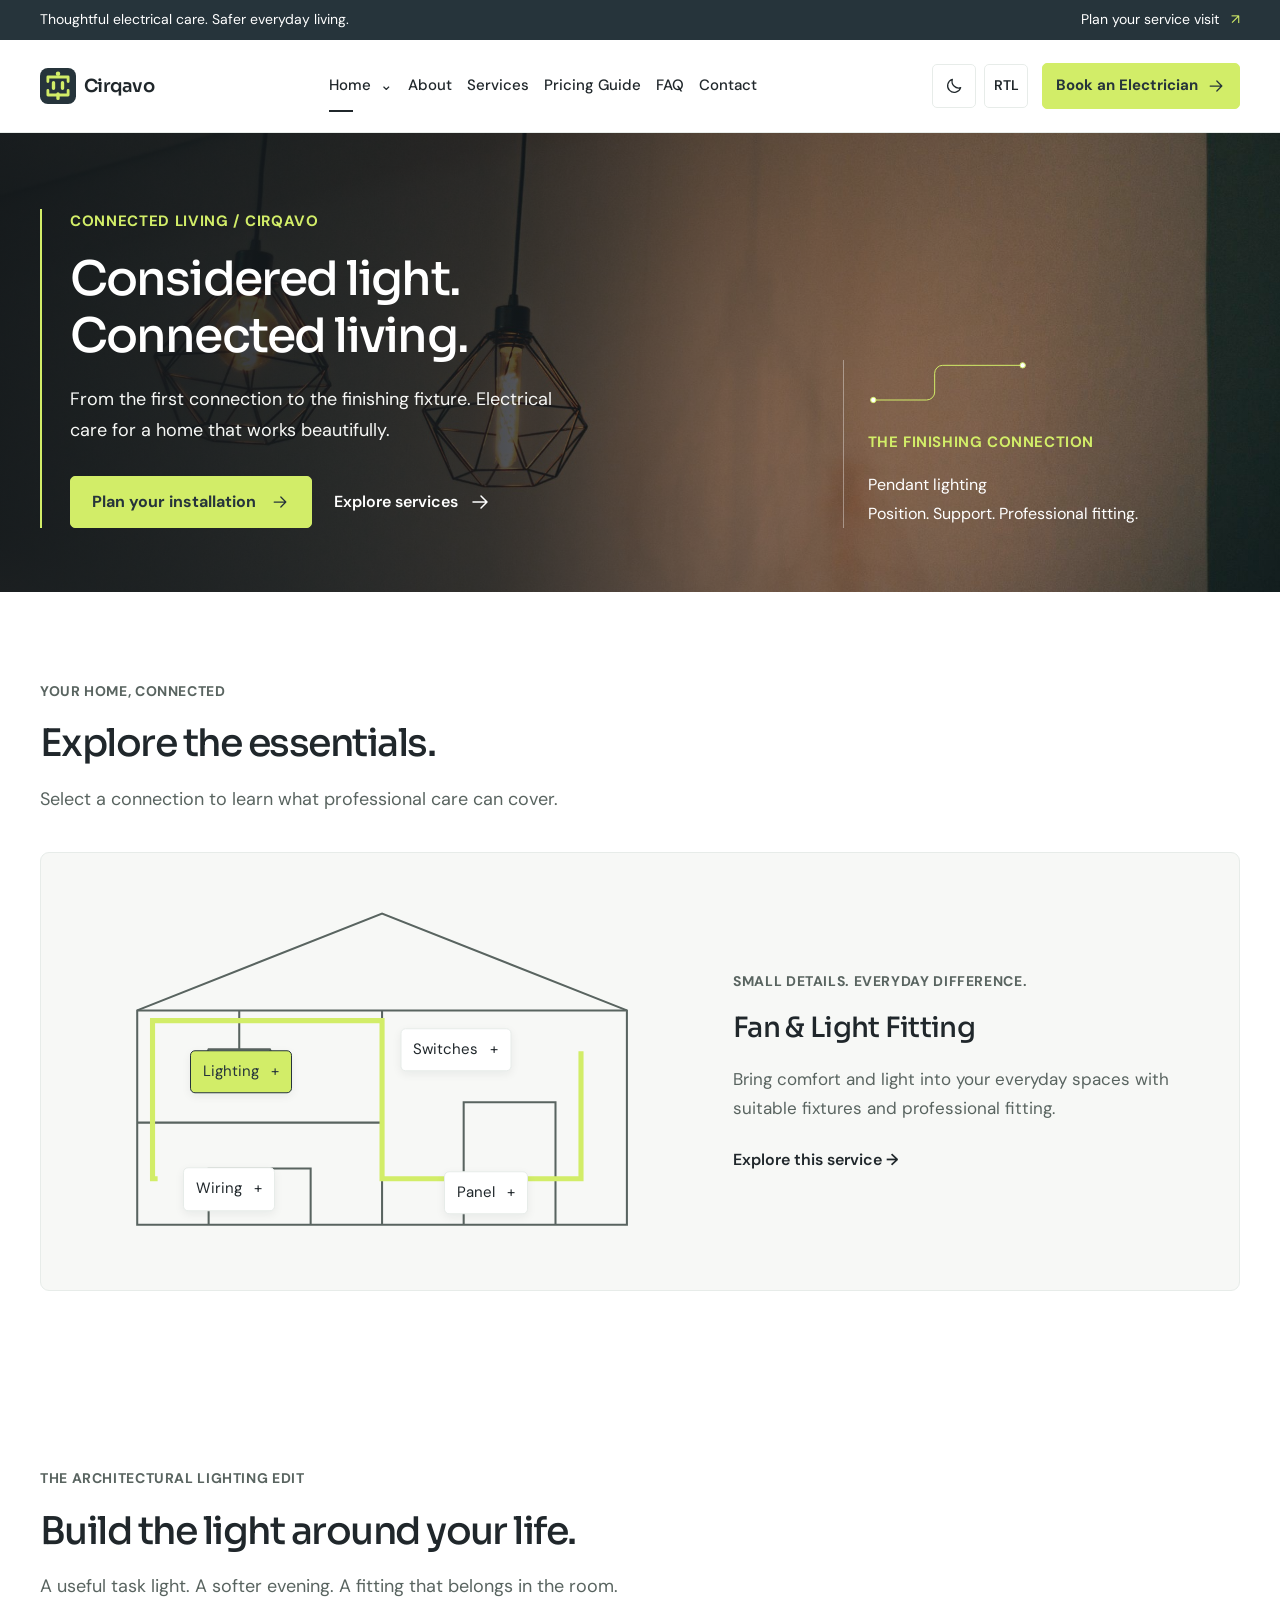
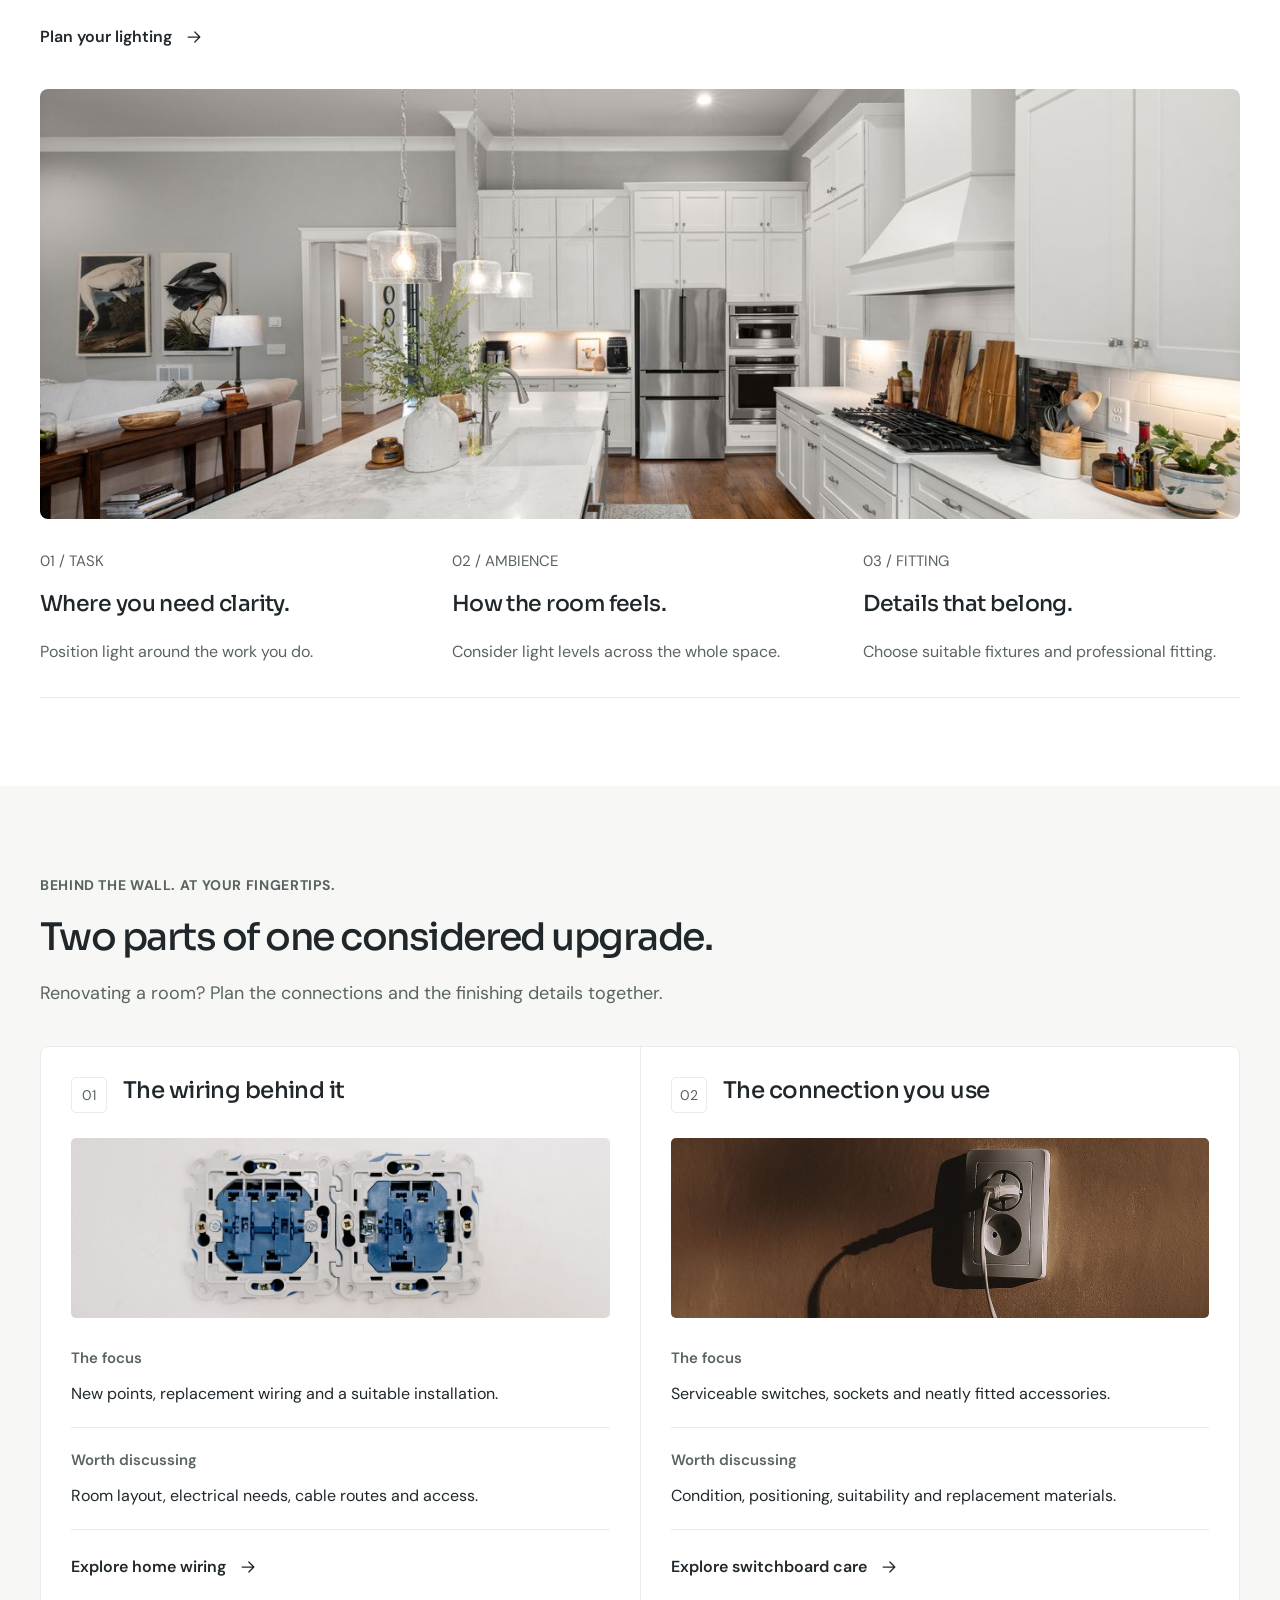
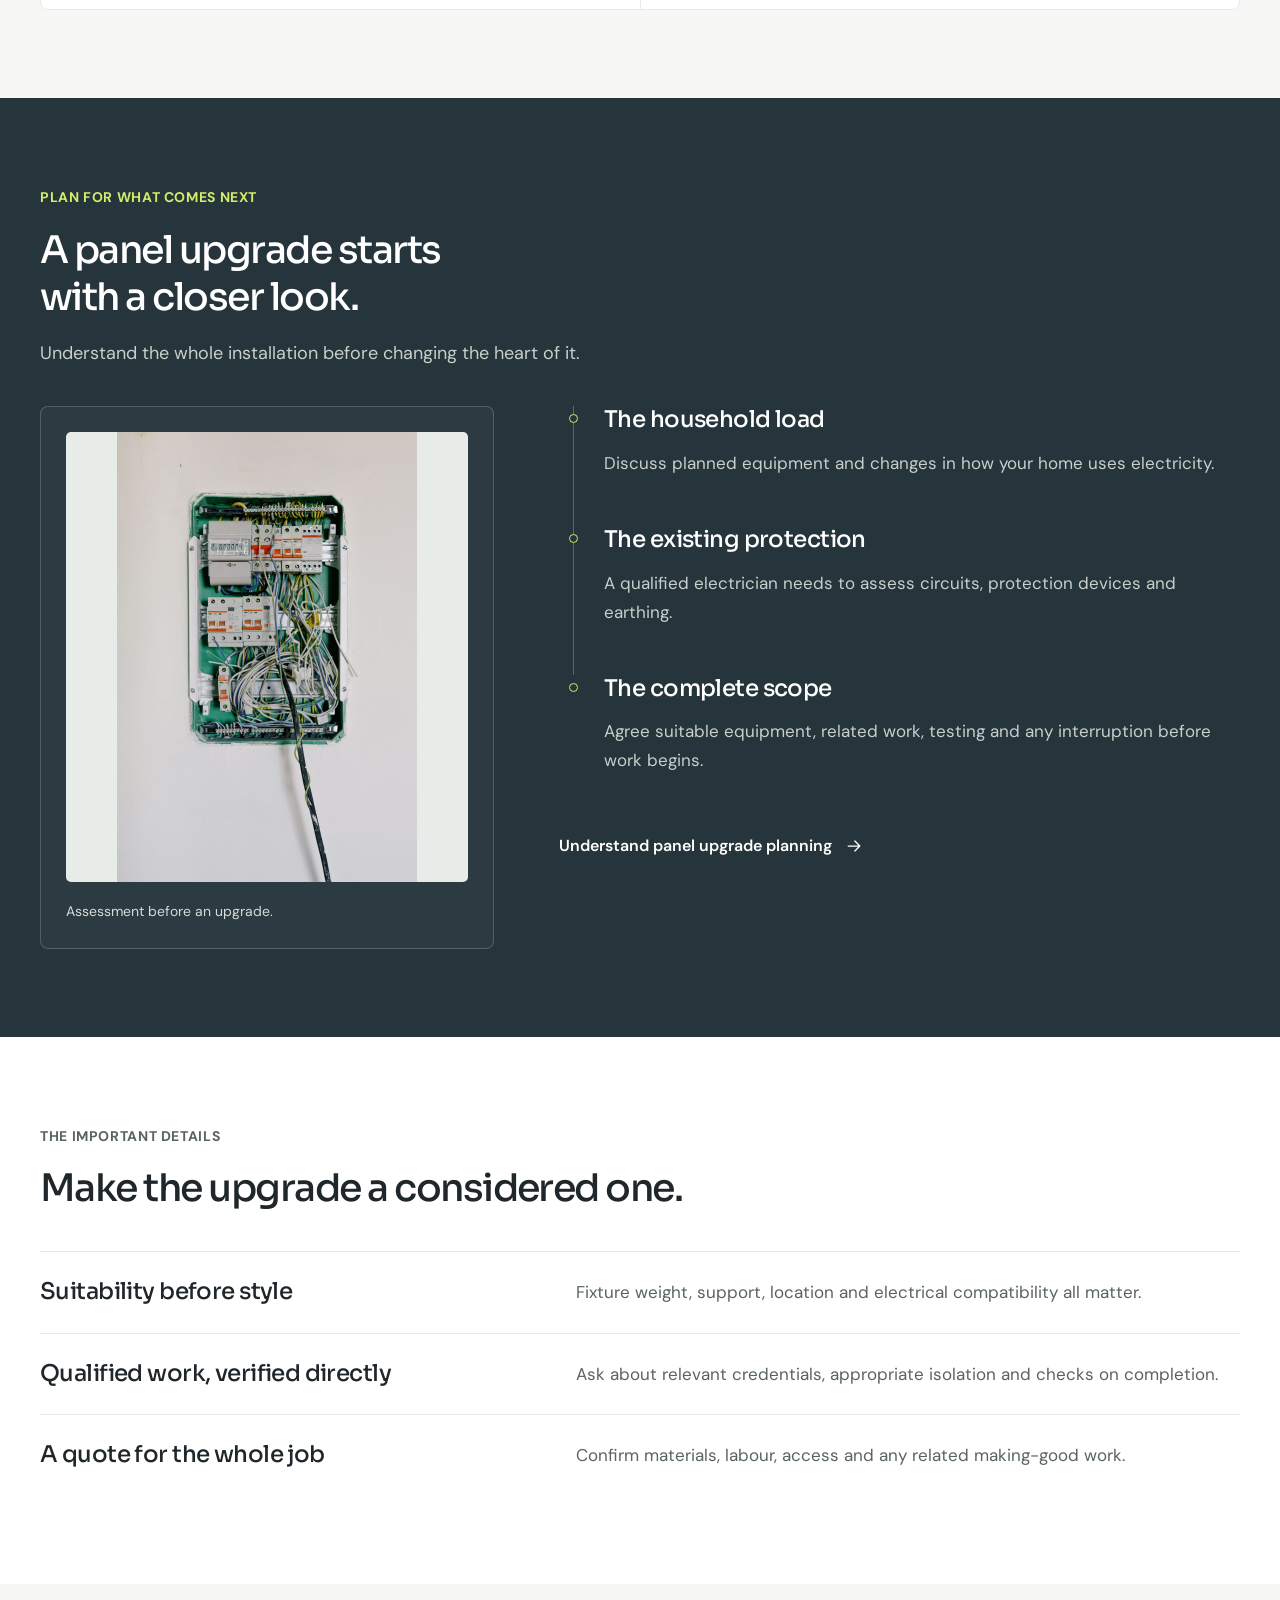
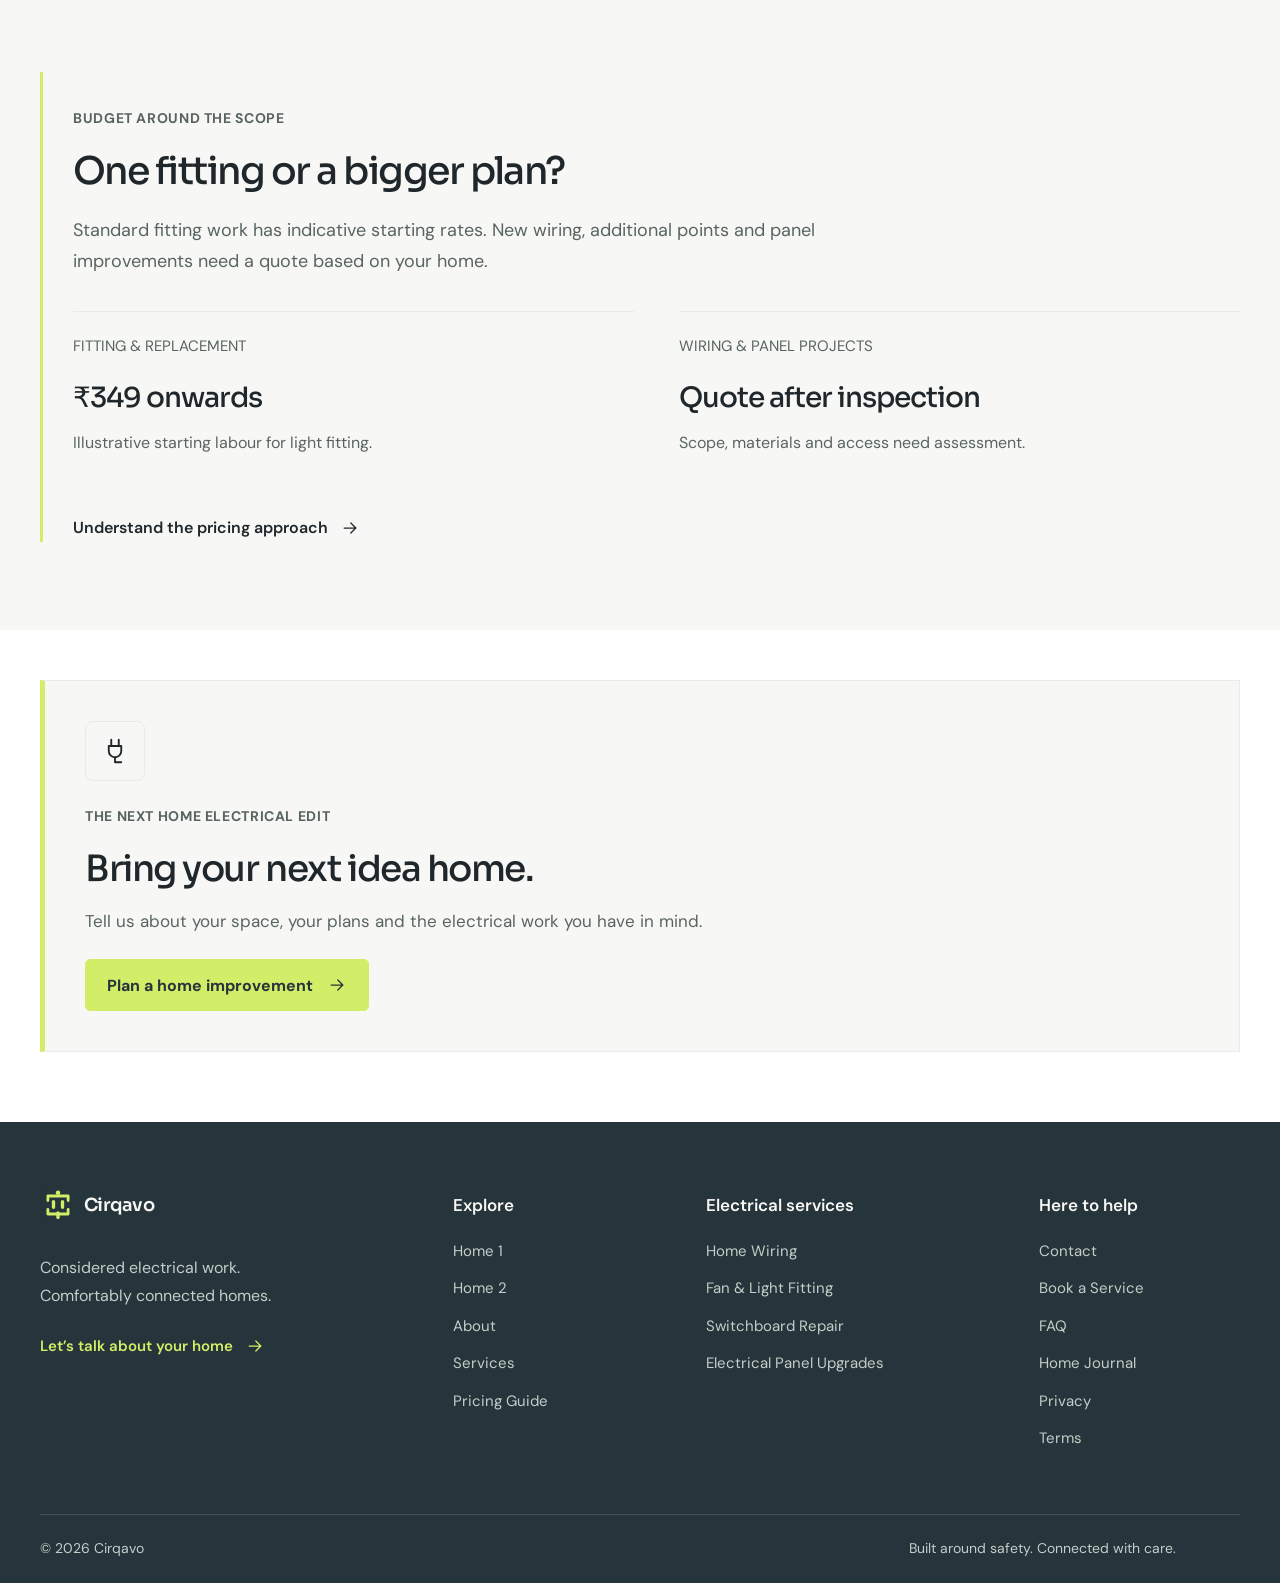
<file: pages/home2.html>
<!doctype html><html lang="en" dir="ltr"><head><meta charset="utf-8"><meta name="viewport" content="width=device-width, initial-scale=1"><meta name="description" content="The Modern Home Electrical Edition — professional home electrical service information, pricing guidance and enquiry planning."><meta property="og:site_name" content="Cirqavo"><meta name="theme-color" content="#26343B"><title>The Modern Home Electrical Edition | Cirqavo</title><link rel="icon" type="image/svg+xml" href="../assets/images/circuit-socket-v2.svg?v=2"><link rel="icon" type="image/png" sizes="32x32" href="../assets/images/favicon-32-v2.png?v=2"><link rel="stylesheet" href="../assets/css/fonts.css"><link rel="stylesheet" href="../assets/css/style.css?v=13"><link rel="stylesheet" href="../assets/css/dark-mode.css?v=6"><link rel="stylesheet" href="../assets/css/rtl.css?v=10"><script>try{document.documentElement.dataset.theme=localStorage.getItem('electrical-theme')||'light';document.documentElement.dir=localStorage.getItem('electrical-direction')||'ltr'}catch(e){}</script><script defer src="../assets/js/config.js?v=6"></script><script defer src="../assets/js/main.js?v=11"></script></head><body data-page="home2"><a class="skip-link" href="#main">Skip to content</a><div class="topbar"><div class="container"><span>Thoughtful electrical care. Safer everyday living.</span><a href="../pages/contact.html#booking">Plan your service visit <span aria-hidden="true">↗</span></a></div></div><header class="site-header"><div class="container header-inner"><a class="brand" href="../index.html" aria-label="Cirqavo home"><img class="brand-mark" src="../assets/images/circuit-socket-v2.svg?v=2" width="42" height="42" alt=""><span>Cirqavo</span></a><button class="menu-toggle icon-button" aria-label="Open navigation" aria-expanded="false" aria-controls="navigation"><span></span><span></span></button><div class="nav-scrim"></div><div class="navigation" id="navigation"><nav aria-label="Main navigation"><div class="home-nav"><button class="home-toggle active" aria-expanded="false" aria-controls="home-dropdown">Home <span aria-hidden="true">⌄</span></button><div class="home-dropdown" id="home-dropdown"><a href="../index.html">Home 1</a><a href="../pages/home2.html">Home 2</a></div></div><a href="../pages/about.html" >About</a><a href="../pages/services.html" >Services</a><a href="../pages/pricing.html" >Pricing Guide</a><a href="../pages/faq.html" >FAQ</a><a href="../pages/contact.html" >Contact</a></nav><div class="utilities"><button class="theme-toggle icon-button" aria-label="Switch to dark theme"><svg viewBox="0 0 24 24" fill="none" stroke="currentColor" stroke-width="1.5" stroke-linecap="round" stroke-linejoin="round" aria-hidden="true"><path d="M20 14A8 8 0 0 1 10 4 8 8 0 1 0 20 14Z"/></svg></button><button class="direction-toggle" aria-label="Switch to right-to-left layout">RTL</button></div><a class="button header-book" href="../pages/contact.html#booking" aria-label="Book an Electrician">Book an Electrician <svg viewBox="0 0 24 24" fill="none" stroke="currentColor" stroke-width="1.5" stroke-linecap="round" stroke-linejoin="round" aria-hidden="true"><path d="M5 12h14m-6-6 6 6-6 6"/></svg></a></div></div></header><main id="main"><section class="premium-hero" aria-labelledby="premium-title">
<img src="../assets/images/architectural-lighting.jpg" alt="Warm pendant lights suspended from a carefully fitted ceiling" fetchpriority="high">
<div class="container premium-content">
<div class="premium-heading"><span class="eyebrow">CONNECTED LIVING / CIRQAVO</span><h1 id="premium-title">Considered light.<br>Connected living.</h1><p>From the first connection to the finishing fixture. Electrical care for a home that works beautifully.</p><div class="premium-actions"><a class="button" href="contact.html?service=lighting#booking">Plan your installation <svg viewBox="0 0 24 24" fill="none" stroke="currentColor" stroke-width="1.5" stroke-linecap="round" stroke-linejoin="round" aria-hidden="true"><path d="M5 12h14m-6-6 6 6-6 6"/></svg></a><a class="premium-link" href="services.html">Explore services <svg viewBox="0 0 24 24" fill="none" stroke="currentColor" stroke-width="1.5" stroke-linecap="round" stroke-linejoin="round" aria-hidden="true"><path d="M5 12h14m-6-6 6 6-6 6"/></svg></a></div></div>
<div class="premium-installation"><svg class="circuit" viewBox="0 0 240 72" aria-hidden="true"><path d="M8 60h80a12 12 0 0 0 12-12V20a12 12 0 0 1 12-12h120"/><circle cx="8" cy="60" r="4"/><circle class="circuit-node" cx="232" cy="8" r="4"/></svg><span class="premium-caption">THE FINISHING CONNECTION</span><span>Pendant lighting<br>Position. Support. Professional fitting.</span></div>
</div></section><section class="section"><div class="container"><div class="section-heading"><span class="eyebrow">YOUR HOME, CONNECTED</span><h2>Explore the essentials.</h2><p>Select a connection to learn what professional care can cover.</p></div><div class="home-explorer"><div class="room-plan"><svg viewBox="0 0 600 360" fill="none" aria-hidden="true"><path d="M60 330V120L300 25l240 95v210H60Z"/><path d="M60 120h480M300 120v210M60 230h240M380 330V210h90v120M130 330v-55h100v55M160 120v38m-30 0h60l15 30h-90l15-30Z"/><path class="room-route" d="M80 285h-5V130h225v155h195V160"/></svg><button class="room-hotspot" style="--x:27%;--y:50%" data-room="lighting" aria-pressed="true">Lighting <span>+</span></button><button class="room-hotspot" style="--x:62%;--y:44%" data-room="switchboard" aria-pressed="false">Switches <span>+</span></button><button class="room-hotspot" style="--x:25%;--y:82%" data-room="wiring" aria-pressed="false">Wiring <span>+</span></button><button class="room-hotspot" style="--x:67%;--y:83%" data-room="panel" aria-pressed="false">Panel <span>+</span></button></div><div class="room-description"><span class="eyebrow">SMALL DETAILS. EVERYDAY DIFFERENCE.</span><h3 data-room-title>Fan & Light Fitting</h3><p data-room-description>Bring comfort and light into your everyday spaces with suitable fixtures and professional fitting.</p><a class="text-link" data-room-link href="../pages/service-details.html?service=lighting">Explore this service →</a></div></div></div></section><section class="section lighting-edition"><div class="container"><div class="section-heading"><span class="eyebrow">THE ARCHITECTURAL LIGHTING EDIT</span><h2>Build the light around your life.</h2><p>A useful task light. A softer evening. A fitting that belongs in the room.</p><a class="text-link" href="service-details.html?service=lighting">Plan your lighting <svg viewBox="0 0 24 24" fill="none" stroke="currentColor" stroke-width="1.5" stroke-linecap="round" stroke-linejoin="round" aria-hidden="true"><path d="M5 12h14m-6-6 6 6-6 6"/></svg></a></div><div class="lighting-composition"><img loading="lazy" src="../assets/images/kitchen-lighting.jpg" alt="A home kitchen with pendant, task and recessed lighting"><div class="lighting-notes"><div><span>01 / TASK</span><h3>Where you need clarity.</h3><p>Position light around the work you do.</p></div><div><span>02 / AMBIENCE</span><h3>How the room feels.</h3><p>Consider light levels across the whole space.</p></div><div><span>03 / FITTING</span><h3>Details that belong.</h3><p>Choose suitable fixtures and professional fitting.</p></div></div></div></div></section><section class="section upgrade-options soft"><div class="container"><div class="section-heading"><span class="eyebrow">BEHIND THE WALL. AT YOUR FINGERTIPS.</span><h2>Two parts of one considered upgrade.</h2><p>Renovating a room? Plan the connections and the finishing details together.</p></div><div class="upgrade-comparison"><article><div class="comparison-title"><span class="connection-id">01</span><h3>The wiring behind it</h3></div><img loading="lazy" src="../assets/images/wiring.jpg" alt="Electrical accessory assemblies during a renovation"><dl><div><dt>The focus</dt><dd>New points, replacement wiring and a suitable installation.</dd></div><div><dt>Worth discussing</dt><dd>Room layout, electrical needs, cable routes and access.</dd></div></dl><a class="text-link" href="service-details.html?service=wiring">Explore home wiring <svg viewBox="0 0 24 24" fill="none" stroke="currentColor" stroke-width="1.5" stroke-linecap="round" stroke-linejoin="round" aria-hidden="true"><path d="M5 12h14m-6-6 6 6-6 6"/></svg></a></article><article><div class="comparison-title"><span class="connection-id">02</span><h3>The connection you use</h3></div><img loading="lazy" src="../assets/images/socket-shadow.jpg" alt="A fitted wall socket and plug"><dl><div><dt>The focus</dt><dd>Serviceable switches, sockets and neatly fitted accessories.</dd></div><div><dt>Worth discussing</dt><dd>Condition, positioning, suitability and replacement materials.</dd></div></dl><a class="text-link" href="service-details.html?service=switchboard">Explore switchboard care <svg viewBox="0 0 24 24" fill="none" stroke="currentColor" stroke-width="1.5" stroke-linecap="round" stroke-linejoin="round" aria-hidden="true"><path d="M5 12h14m-6-6 6 6-6 6"/></svg></a></article></div></div></section><section class="section panel-spotlight"><div class="container"><div class="section-heading"><span class="eyebrow">PLAN FOR WHAT COMES NEXT</span><h2>A panel upgrade starts<br>with a closer look.</h2><p>Understand the whole installation before changing the heart of it.</p></div><div class="panel-assembly"><figure><img loading="lazy" src="../assets/images/panel.jpg" alt="Distribution board and protective devices during electrical work"><figcaption>Assessment before an upgrade.</figcaption></figure><div class="panel-callouts"><div><span class="callout-node" aria-hidden="true"></span><h3>The household load</h3><p>Discuss planned equipment and changes in how your home uses electricity.</p></div><div><span class="callout-node" aria-hidden="true"></span><h3>The existing protection</h3><p>A qualified electrician needs to assess circuits, protection devices and earthing.</p></div><div><span class="callout-node" aria-hidden="true"></span><h3>The complete scope</h3><p>Agree suitable equipment, related work, testing and any interruption before work begins.</p></div><a class="text-link" href="service-details.html?service=panel">Understand panel upgrade planning <svg viewBox="0 0 24 24" fill="none" stroke="currentColor" stroke-width="1.5" stroke-linecap="round" stroke-linejoin="round" aria-hidden="true"><path d="M5 12h14m-6-6 6 6-6 6"/></svg></a></div></div></div></section><section class="section home-considerations"><div class="container"><div class="section-heading"><span class="eyebrow">THE IMPORTANT DETAILS</span><h2>Make the upgrade a considered one.</h2></div><div class="consideration-ledger"><div><h3>Suitability before style</h3><p>Fixture weight, support, location and electrical compatibility all matter.</p></div><div><h3>Qualified work, verified directly</h3><p>Ask about relevant credentials, appropriate isolation and checks on completion.</p></div><div><h3>A quote for the whole job</h3><p>Confirm materials, labour, access and any related making-good work.</p></div></div></div></section><section class="section upgrade-pricing soft"><div class="container"><div class="estimate-panel"><span class="eyebrow">BUDGET AROUND THE SCOPE</span><h2>One fitting or a bigger plan?</h2><p>Standard fitting work has indicative starting rates. New wiring, additional points and panel improvements need a quote based on your home.</p><div class="estimate-choices"><div><span>FITTING & REPLACEMENT</span><strong data-rate="light"></strong><p>Illustrative starting labour for light fitting.</p></div><div><span>WIRING & PANEL PROJECTS</span><strong>Quote after inspection</strong><p>Scope, materials and access need assessment.</p></div></div><a class="text-link" href="pricing.html">Understand the pricing approach <svg viewBox="0 0 24 24" fill="none" stroke="currentColor" stroke-width="1.5" stroke-linecap="round" stroke-linejoin="round" aria-hidden="true"><path d="M5 12h14m-6-6 6 6-6 6"/></svg></a></div></div></section><section class="closing closing-plan"><div class="container closing-inner"><span class="terminal-mark" aria-hidden="true"><svg viewBox="0 0 24 24" fill="none" stroke="currentColor" stroke-width="1.5" stroke-linecap="round" stroke-linejoin="round" aria-hidden="true"><path d="M9 3v5m6-5v5M7 8h10v4a5 5 0 0 1-10 0V8Zm5 9v4h5"/></svg></span><div class="closing-copy"><span class="eyebrow">THE NEXT HOME ELECTRICAL EDIT</span><h2>Bring your next idea home.</h2><p>Tell us about your space, your plans and the electrical work you have in mind.</p><a class="button" href="contact.html#booking">Plan a home improvement <svg viewBox="0 0 24 24" fill="none" stroke="currentColor" stroke-width="1.5" stroke-linecap="round" stroke-linejoin="round" aria-hidden="true"><path d="M5 12h14m-6-6 6 6-6 6"/></svg></a></div></div></section></main><footer class="site-footer"><div class="container footer-grid"><div class="footer-identity"><a class="brand" href="../index.html" aria-label="Cirqavo home"><img class="brand-mark" src="../assets/images/circuit-socket-v2.svg?v=2" width="42" height="42" alt=""><span>Cirqavo</span></a><p>Considered electrical work.<br>Comfortably connected homes.</p><a class="text-link" href="../pages/contact.html#booking">Let’s talk about your home <svg viewBox="0 0 24 24" fill="none" stroke="currentColor" stroke-width="1.5" stroke-linecap="round" stroke-linejoin="round" aria-hidden="true"><path d="M5 12h14m-6-6 6 6-6 6"/></svg></a></div><div><h3>Explore</h3><a href="../index.html">Home 1</a><a href="../pages/home2.html">Home 2</a><a href="../pages/about.html">About</a><a href="../pages/services.html">Services</a><a href="../pages/pricing.html">Pricing Guide</a></div><div><h3>Electrical services</h3><a href="../pages/service-details.html?service=wiring">Home Wiring</a><a href="../pages/service-details.html?service=lighting">Fan & Light Fitting</a><a href="../pages/service-details.html?service=switchboard">Switchboard Repair</a><a href="../pages/service-details.html?service=panel">Electrical Panel Upgrades</a></div><div><h3>Here to help</h3><a href="../pages/contact.html">Contact</a><a href="../pages/contact.html#booking">Book a Service</a><a href="../pages/faq.html">FAQ</a><a href="../pages/blog.html">Home Journal</a><a href="../pages/privacy.html">Privacy</a><a href="../pages/terms.html">Terms</a></div></div><div class="container footer-bottom"><span>© 2026 Cirqavo</span><span>Built around safety. Connected with care.</span><button class="back-top icon-button" aria-label="Back to top" hidden>↑</button></div></footer></body></html>
</file>
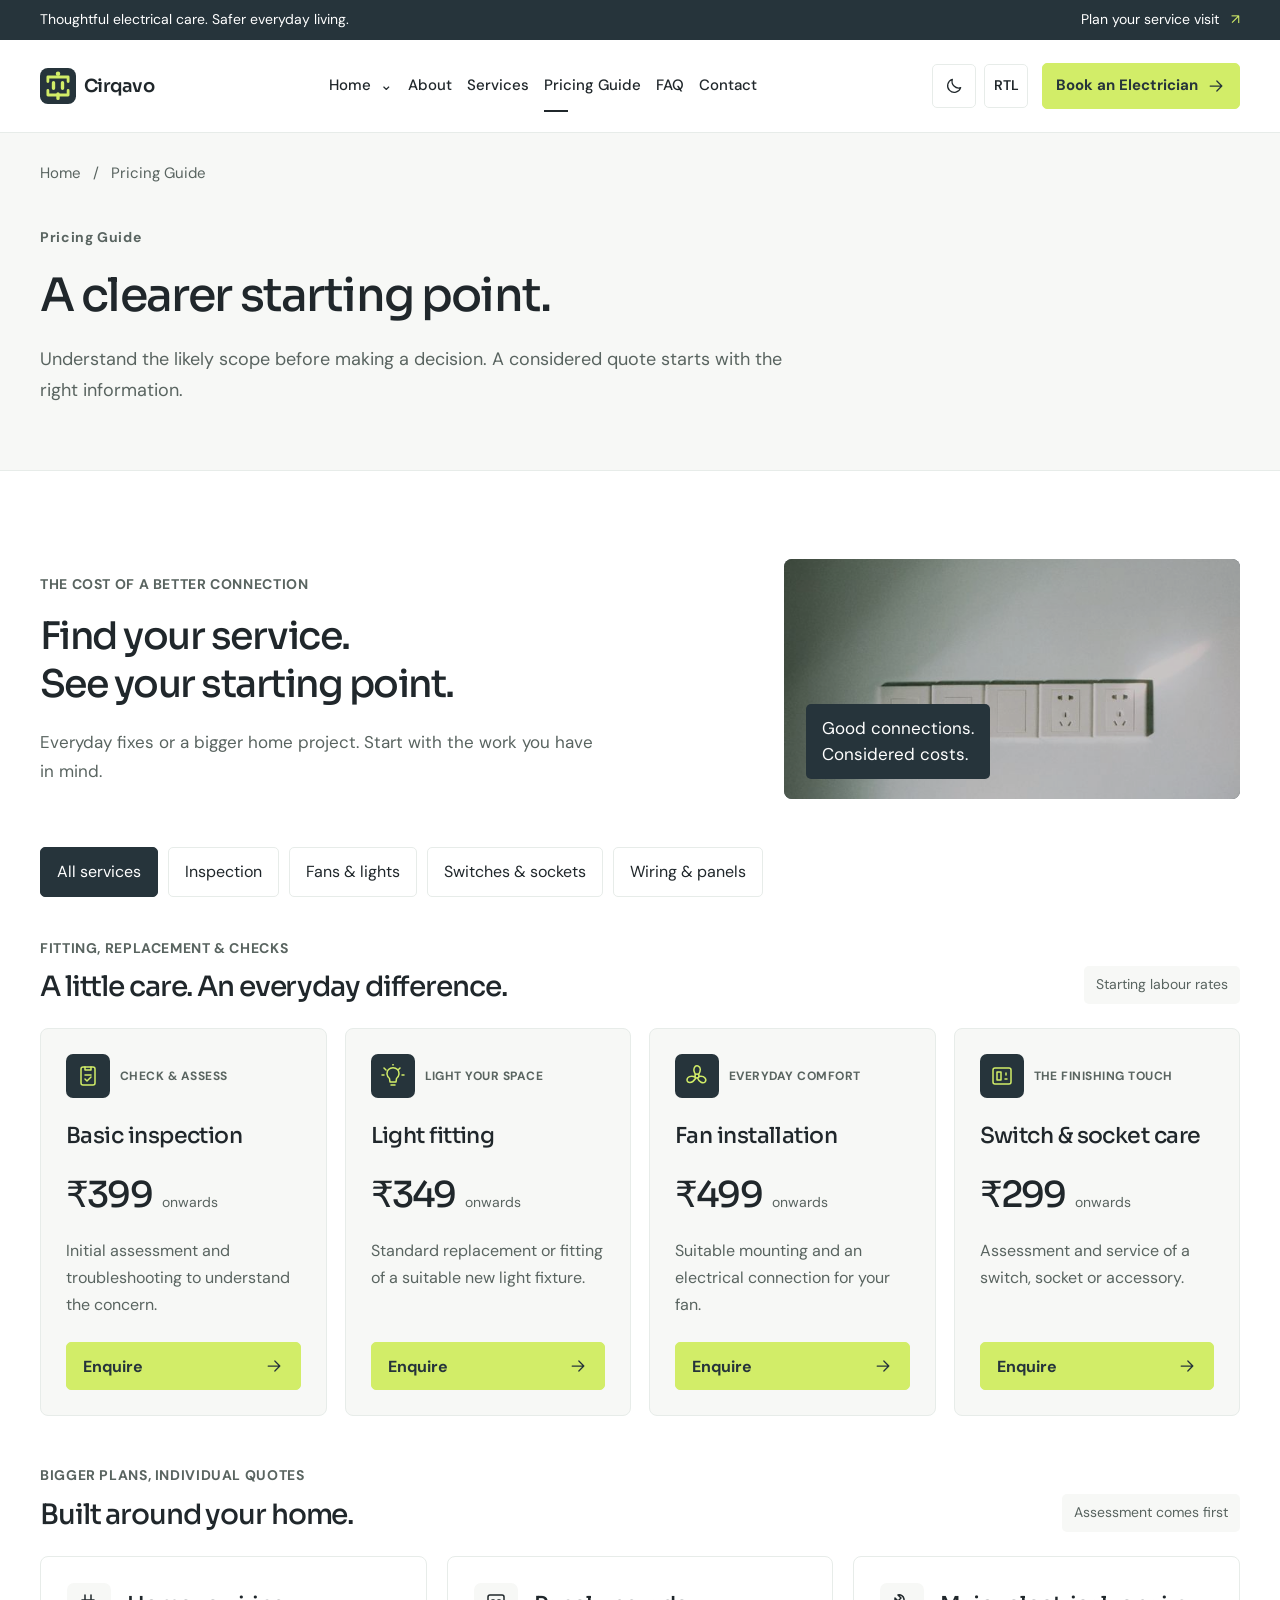
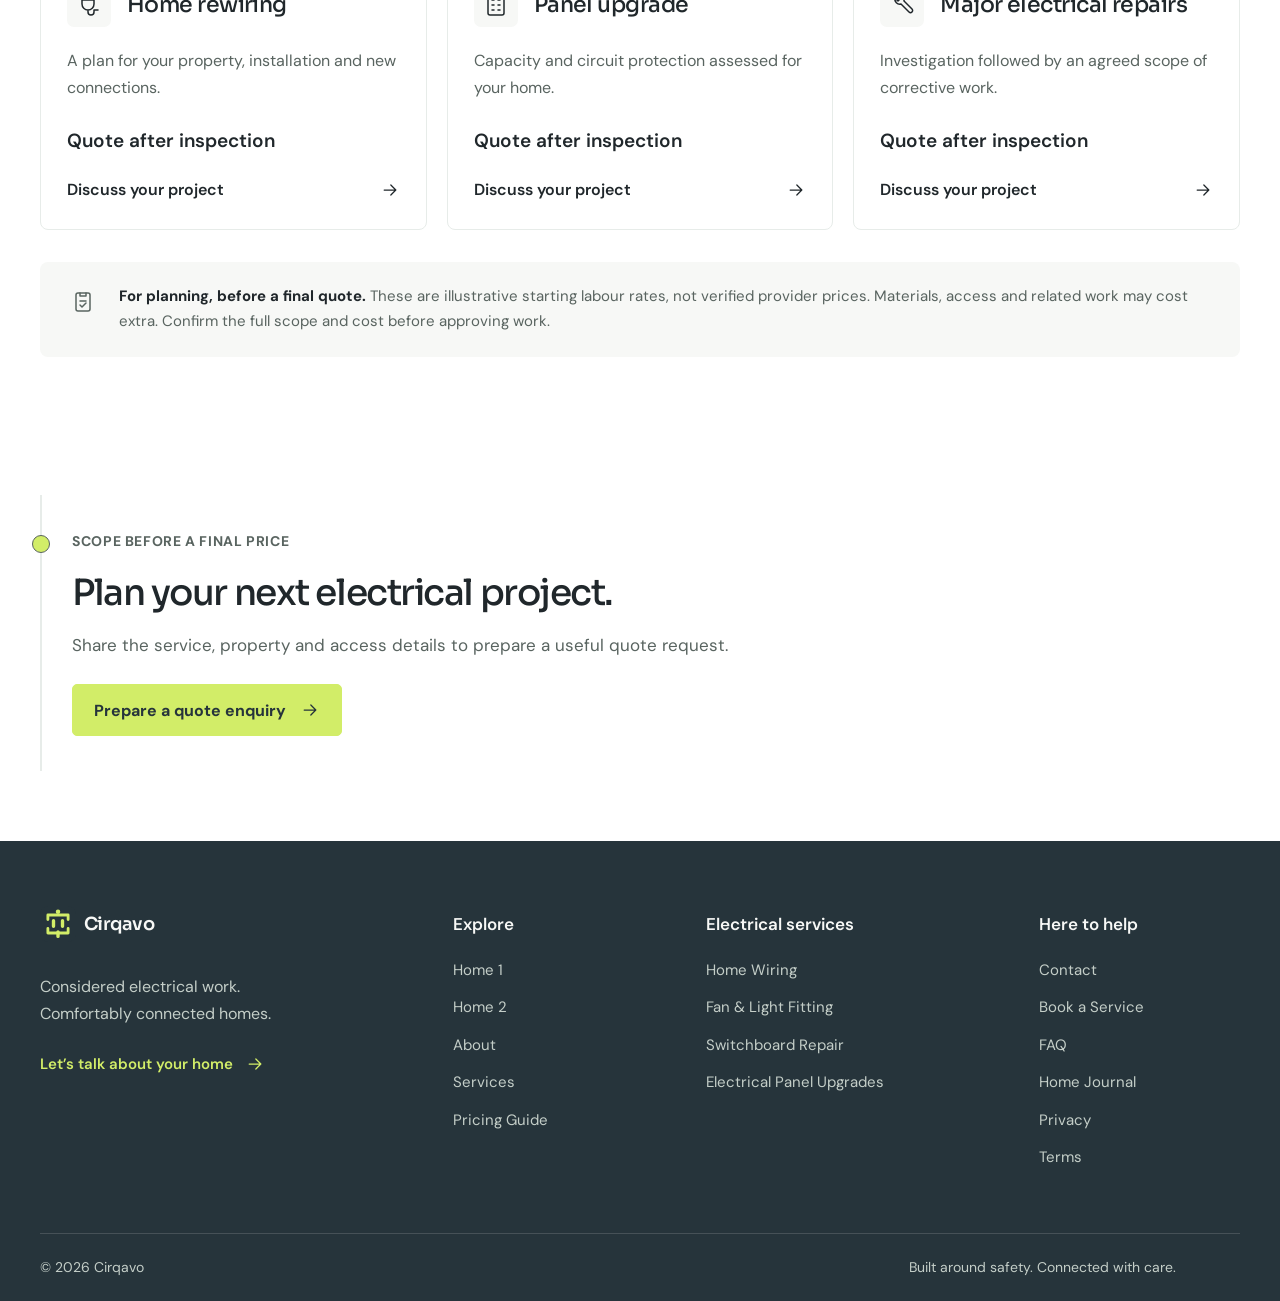
<file: pages/pricing.html>
<!doctype html><html lang="en" dir="ltr"><head><meta charset="utf-8"><meta name="viewport" content="width=device-width, initial-scale=1"><meta name="description" content="Pricing Guide — professional home electrical service information, pricing guidance and enquiry planning."><meta property="og:site_name" content="Cirqavo"><meta name="theme-color" content="#26343B"><title>Pricing Guide | Cirqavo</title><link rel="icon" type="image/svg+xml" href="../assets/images/circuit-socket-v2.svg?v=2"><link rel="icon" type="image/png" sizes="32x32" href="../assets/images/favicon-32-v2.png?v=2"><link rel="stylesheet" href="../assets/css/fonts.css"><link rel="stylesheet" href="../assets/css/style.css?v=13"><link rel="stylesheet" href="../assets/css/dark-mode.css?v=6"><link rel="stylesheet" href="../assets/css/rtl.css?v=10"><script>try{document.documentElement.dataset.theme=localStorage.getItem('electrical-theme')||'light';document.documentElement.dir=localStorage.getItem('electrical-direction')||'ltr'}catch(e){}</script><script defer src="../assets/js/config.js?v=6"></script><script defer src="../assets/js/main.js?v=11"></script></head><body data-page="pricing"><a class="skip-link" href="#main">Skip to content</a><div class="topbar"><div class="container"><span>Thoughtful electrical care. Safer everyday living.</span><a href="../pages/contact.html#booking">Plan your service visit <span aria-hidden="true">↗</span></a></div></div><header class="site-header"><div class="container header-inner"><a class="brand" href="../index.html" aria-label="Cirqavo home"><img class="brand-mark" src="../assets/images/circuit-socket-v2.svg?v=2" width="42" height="42" alt=""><span>Cirqavo</span></a><button class="menu-toggle icon-button" aria-label="Open navigation" aria-expanded="false" aria-controls="navigation"><span></span><span></span></button><div class="nav-scrim"></div><div class="navigation" id="navigation"><nav aria-label="Main navigation"><div class="home-nav"><button class="home-toggle " aria-expanded="false" aria-controls="home-dropdown">Home <span aria-hidden="true">⌄</span></button><div class="home-dropdown" id="home-dropdown"><a href="../index.html">Home 1</a><a href="../pages/home2.html">Home 2</a></div></div><a href="../pages/about.html" >About</a><a href="../pages/services.html" >Services</a><a href="../pages/pricing.html" aria-current=page>Pricing Guide</a><a href="../pages/faq.html" >FAQ</a><a href="../pages/contact.html" >Contact</a></nav><div class="utilities"><button class="theme-toggle icon-button" aria-label="Switch to dark theme"><svg viewBox="0 0 24 24" fill="none" stroke="currentColor" stroke-width="1.5" stroke-linecap="round" stroke-linejoin="round" aria-hidden="true"><path d="M20 14A8 8 0 0 1 10 4 8 8 0 1 0 20 14Z"/></svg></button><button class="direction-toggle" aria-label="Switch to right-to-left layout">RTL</button></div><a class="button header-book" href="../pages/contact.html#booking" aria-label="Book an Electrician">Book an Electrician <svg viewBox="0 0 24 24" fill="none" stroke="currentColor" stroke-width="1.5" stroke-linecap="round" stroke-linejoin="round" aria-hidden="true"><path d="M5 12h14m-6-6 6 6-6 6"/></svg></a></div></div></header><main id="main"><section class="page-banner"><div class="container"><div class="breadcrumb"><a href="../index.html">Home</a><span>/</span>Pricing Guide</div><span class="eyebrow">Pricing Guide</span><h1>A clearer starting point.</h1><p>Understand the likely scope before making a decision. A considered quote starts with the right information.</p></div></section><section class="section"><div class="container"><div class="pricing-intro"><div><span class="eyebrow">THE COST OF A BETTER CONNECTION</span><h2>Find your service.<br>See your starting point.</h2><p>Everyday fixes or a bigger home project. Start with the work you have in mind.</p></div><figure><img src="../assets/images/socket.jpg" alt="Detail of fitted home switches and sockets" loading="lazy"><figcaption>Good connections.<br>Considered costs.</figcaption></figure></div><div class="pricing-filters" role="group" aria-label="Filter pricing categories"><button class="filter-button selected" aria-pressed="true" data-filter="all">All services</button><button class="filter-button " aria-pressed="false" data-filter="inspection">Inspection</button><button class="filter-button " aria-pressed="false" data-filter="fitting">Fans & lights</button><button class="filter-button " aria-pressed="false" data-filter="accessories">Switches & sockets</button><button class="filter-button " aria-pressed="false" data-filter="major">Wiring & panels</button></div><p class="sr-only" data-pricing-status role="status" aria-live="polite" aria-atomic="true">Showing all 7 services.</p><section class="pricing-group" data-pricing-group aria-labelledby="everyday-pricing-title"><div class="pricing-group-heading"><div><span class="eyebrow">FITTING, REPLACEMENT & CHECKS</span><h2 id="everyday-pricing-title">A little care. An everyday difference.</h2></div><span class="price-basis">Starting labour rates</span></div><div class="price-cards"><article class="price-card" data-category="inspection"><div class="price-card-top"><span class="price-icon"><svg viewBox="0 0 24 24" fill="none" stroke="currentColor" stroke-width="1.5" stroke-linecap="round" stroke-linejoin="round" aria-hidden="true"><rect x="5" y="3" width="14" height="18" rx="2"/><path d="M9 3v3h6V3m-6 8h6m-6 4 2 2 4-4"/></svg></span><span>CHECK & ASSESS</span></div><h3>Basic inspection</h3><div class="price-value" data-rate="inspection"></div><p>Initial assessment and troubleshooting to understand the concern.</p><a class="button price-enquire" href="contact.html?service=inspection#booking" aria-label="Enquire about Basic inspection">Enquire <svg viewBox="0 0 24 24" fill="none" stroke="currentColor" stroke-width="1.5" stroke-linecap="round" stroke-linejoin="round" aria-hidden="true"><path d="M5 12h14m-6-6 6 6-6 6"/></svg></a></article><article class="price-card" data-category="fitting"><div class="price-card-top"><span class="price-icon"><svg viewBox="0 0 24 24" fill="none" stroke="currentColor" stroke-width="1.5" stroke-linecap="round" stroke-linejoin="round" aria-hidden="true"><path d="M9 18h6m-5 3h4M8.5 14.5a6 6 0 1 1 7 0L15 18H9l-.5-3.5ZM12 1V0M3 4l2 2m14-2-2 2M1 11h2m18 0h2"/></svg></span><span>LIGHT YOUR SPACE</span></div><h3>Light fitting</h3><div class="price-value" data-rate="light"></div><p>Standard replacement or fitting of a suitable new light fixture.</p><a class="button price-enquire" href="contact.html?service=lighting#booking" aria-label="Enquire about Light fitting">Enquire <svg viewBox="0 0 24 24" fill="none" stroke="currentColor" stroke-width="1.5" stroke-linecap="round" stroke-linejoin="round" aria-hidden="true"><path d="M5 12h14m-6-6 6 6-6 6"/></svg></a></article><article class="price-card" data-category="fitting"><div class="price-card-top"><span class="price-icon"><svg viewBox="0 0 24 24" fill="none" stroke="currentColor" stroke-width="1.5" stroke-linecap="round" stroke-linejoin="round" aria-hidden="true"><circle cx="12" cy="12" r="2"/><path d="M10.5 10.5C7 5 10 1 13 2c3 1 3 5 .5 8.5m.5 2c6-1 8 3 6 5.5-2 2-6 0-7.5-4m-2 .5C7 20 2 19 2 16c0-3 4-5 8-3"/></svg></span><span>EVERYDAY COMFORT</span></div><h3>Fan installation</h3><div class="price-value" data-rate="fan"></div><p>Suitable mounting and an electrical connection for your fan.</p><a class="button price-enquire" href="contact.html?service=fan#booking" aria-label="Enquire about Fan installation">Enquire <svg viewBox="0 0 24 24" fill="none" stroke="currentColor" stroke-width="1.5" stroke-linecap="round" stroke-linejoin="round" aria-hidden="true"><path d="M5 12h14m-6-6 6 6-6 6"/></svg></a></article><article class="price-card" data-category="accessories"><div class="price-card-top"><span class="price-icon"><svg viewBox="0 0 24 24" fill="none" stroke="currentColor" stroke-width="1.5" stroke-linecap="round" stroke-linejoin="round" aria-hidden="true"><rect x="3" y="4" width="18" height="16" rx="2"/><path d="M7 8h4v8H7zM16 9v2m-1 4h2"/></svg></span><span>THE FINISHING TOUCH</span></div><h3>Switch & socket care</h3><div class="price-value" data-rate="switch"></div><p>Assessment and service of a switch, socket or accessory.</p><a class="button price-enquire" href="contact.html?service=switchboard#booking" aria-label="Enquire about Switch & socket care">Enquire <svg viewBox="0 0 24 24" fill="none" stroke="currentColor" stroke-width="1.5" stroke-linecap="round" stroke-linejoin="round" aria-hidden="true"><path d="M5 12h14m-6-6 6 6-6 6"/></svg></a></article></div></section><section class="pricing-group project-pricing" data-pricing-group aria-labelledby="project-pricing-title"><div class="pricing-group-heading"><div><span class="eyebrow">BIGGER PLANS, INDIVIDUAL QUOTES</span><h2 id="project-pricing-title">Built around your home.</h2></div><span class="price-basis">Assessment comes first</span></div><div class="project-cards"><article class="project-price-card" data-category="major"><div class="project-price-title"><span class="price-icon"><svg viewBox="0 0 24 24" fill="none" stroke="currentColor" stroke-width="1.5" stroke-linecap="round" stroke-linejoin="round" aria-hidden="true"><path d="M8 2v5m6-5v5M5 7h12v4a6 6 0 0 1-12 0V7Zm6 10v2a3 3 0 0 0 6 0v-2h4"/></svg></span><h3>Home rewiring</h3></div><p>A plan for your property, installation and new connections.</p><span class="project-price" data-rate="quote"></span><a class="text-link" href="contact.html?service=wiring#booking" aria-label="Discuss Home rewiring">Discuss your project <svg viewBox="0 0 24 24" fill="none" stroke="currentColor" stroke-width="1.5" stroke-linecap="round" stroke-linejoin="round" aria-hidden="true"><path d="M5 12h14m-6-6 6 6-6 6"/></svg></a></article><article class="project-price-card" data-category="major"><div class="project-price-title"><span class="price-icon"><svg viewBox="0 0 24 24" fill="none" stroke="currentColor" stroke-width="1.5" stroke-linecap="round" stroke-linejoin="round" aria-hidden="true"><rect x="4" y="2" width="16" height="20" rx="2"/><path d="M8 7h2m4 0h2M8 12h2m4 0h2M8 17h2m4 0h2"/></svg></span><h3>Panel upgrade</h3></div><p>Capacity and circuit protection assessed for your home.</p><span class="project-price" data-rate="quote"></span><a class="text-link" href="contact.html?service=panel#booking" aria-label="Discuss Panel upgrade">Discuss your project <svg viewBox="0 0 24 24" fill="none" stroke="currentColor" stroke-width="1.5" stroke-linecap="round" stroke-linejoin="round" aria-hidden="true"><path d="M5 12h14m-6-6 6 6-6 6"/></svg></a></article><article class="project-price-card" data-category="major"><div class="project-price-title"><span class="price-icon"><svg viewBox="0 0 24 24" fill="none" stroke="currentColor" stroke-width="1.5" stroke-linecap="round" stroke-linejoin="round" aria-hidden="true"><path d="M14 6a5 5 0 0 0-6-4l3 3-3 3-3-3a5 5 0 0 0 6 6l8 8a2 2 0 0 0 3-3l-8-8V6Z"/></svg></span><h3>Major electrical repairs</h3></div><p>Investigation followed by an agreed scope of corrective work.</p><span class="project-price" data-rate="quote"></span><a class="text-link" href="contact.html?service=inspection#booking" aria-label="Discuss Major electrical repairs">Discuss your project <svg viewBox="0 0 24 24" fill="none" stroke="currentColor" stroke-width="1.5" stroke-linecap="round" stroke-linejoin="round" aria-hidden="true"><path d="M5 12h14m-6-6 6 6-6 6"/></svg></a></article></div></section><div class="pricing-disclosure"><span class="price-icon"><svg viewBox="0 0 24 24" fill="none" stroke="currentColor" stroke-width="1.5" stroke-linecap="round" stroke-linejoin="round" aria-hidden="true"><rect x="5" y="3" width="14" height="18" rx="2"/><path d="M9 3v3h6V3m-6 8h6m-6 4 2 2 4-4"/></svg></span><p><strong>For planning, before a final quote.</strong> These are illustrative starting labour rates, not verified provider prices. Materials, access and related work may cost extra. Confirm the full scope and cost before approving work.</p></div></div></section><section class="closing closing-rail"><div class="container closing-inner"><span class="terminal-mark" aria-hidden="true"><svg viewBox="0 0 24 24" fill="none" stroke="currentColor" stroke-width="1.5" stroke-linecap="round" stroke-linejoin="round" aria-hidden="true"><path d="M9 3v5m6-5v5M7 8h10v4a5 5 0 0 1-10 0V8Zm5 9v4h5"/></svg></span><div class="closing-copy"><span class="eyebrow">SCOPE BEFORE A FINAL PRICE</span><h2>Plan your next electrical project.</h2><p>Share the service, property and access details to prepare a useful quote request.</p><a class="button" href="contact.html#booking">Prepare a quote enquiry <svg viewBox="0 0 24 24" fill="none" stroke="currentColor" stroke-width="1.5" stroke-linecap="round" stroke-linejoin="round" aria-hidden="true"><path d="M5 12h14m-6-6 6 6-6 6"/></svg></a></div></div></section></main><footer class="site-footer"><div class="container footer-grid"><div class="footer-identity"><a class="brand" href="../index.html" aria-label="Cirqavo home"><img class="brand-mark" src="../assets/images/circuit-socket-v2.svg?v=2" width="42" height="42" alt=""><span>Cirqavo</span></a><p>Considered electrical work.<br>Comfortably connected homes.</p><a class="text-link" href="../pages/contact.html#booking">Let’s talk about your home <svg viewBox="0 0 24 24" fill="none" stroke="currentColor" stroke-width="1.5" stroke-linecap="round" stroke-linejoin="round" aria-hidden="true"><path d="M5 12h14m-6-6 6 6-6 6"/></svg></a></div><div><h3>Explore</h3><a href="../index.html">Home 1</a><a href="../pages/home2.html">Home 2</a><a href="../pages/about.html">About</a><a href="../pages/services.html">Services</a><a href="../pages/pricing.html">Pricing Guide</a></div><div><h3>Electrical services</h3><a href="../pages/service-details.html?service=wiring">Home Wiring</a><a href="../pages/service-details.html?service=lighting">Fan & Light Fitting</a><a href="../pages/service-details.html?service=switchboard">Switchboard Repair</a><a href="../pages/service-details.html?service=panel">Electrical Panel Upgrades</a></div><div><h3>Here to help</h3><a href="../pages/contact.html">Contact</a><a href="../pages/contact.html#booking">Book a Service</a><a href="../pages/faq.html">FAQ</a><a href="../pages/blog.html">Home Journal</a><a href="../pages/privacy.html">Privacy</a><a href="../pages/terms.html">Terms</a></div></div><div class="container footer-bottom"><span>© 2026 Cirqavo</span><span>Built around safety. Connected with care.</span><button class="back-top icon-button" aria-label="Back to top" hidden>↑</button></div></footer></body></html>
</file>
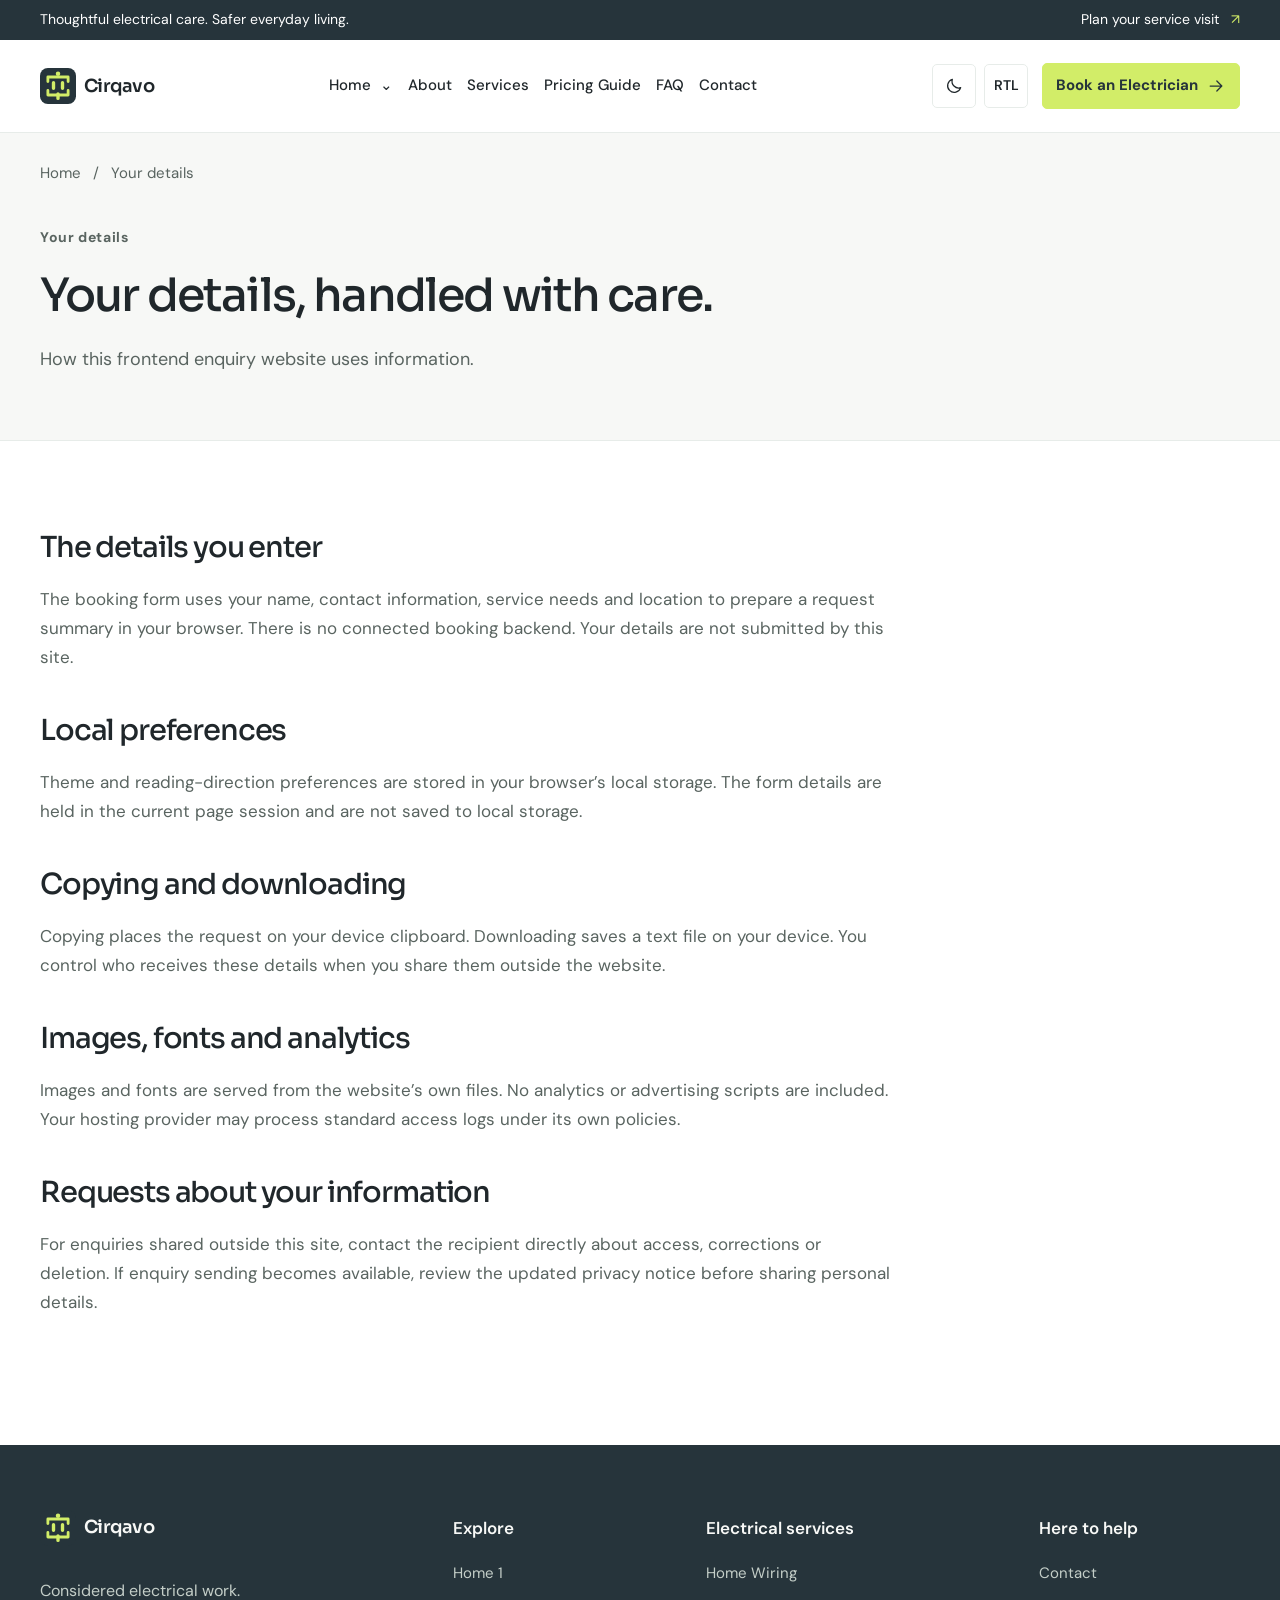
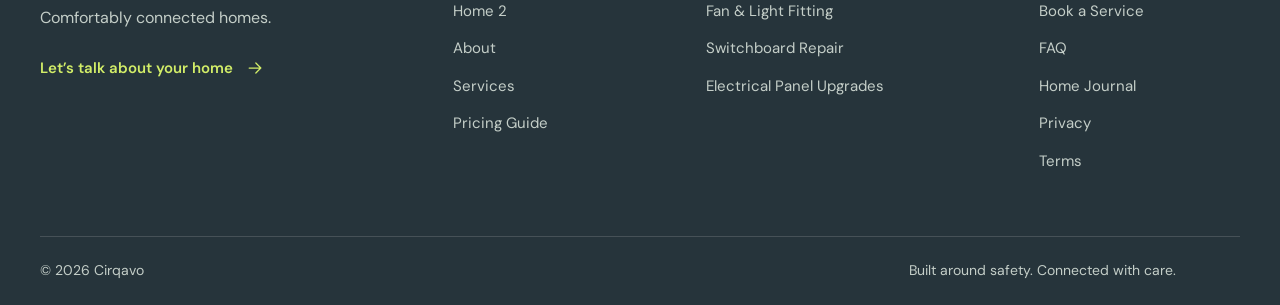
<file: pages/privacy.html>
<!doctype html><html lang="en" dir="ltr"><head><meta charset="utf-8"><meta name="viewport" content="width=device-width, initial-scale=1"><meta name="description" content="Your details, handled with care. — professional home electrical service information, pricing guidance and enquiry planning."><meta property="og:site_name" content="Cirqavo"><meta name="theme-color" content="#26343B"><title>Your details, handled with care. | Cirqavo</title><link rel="icon" type="image/svg+xml" href="../assets/images/circuit-socket-v2.svg?v=2"><link rel="icon" type="image/png" sizes="32x32" href="../assets/images/favicon-32-v2.png?v=2"><link rel="stylesheet" href="../assets/css/fonts.css"><link rel="stylesheet" href="../assets/css/style.css?v=13"><link rel="stylesheet" href="../assets/css/dark-mode.css?v=6"><link rel="stylesheet" href="../assets/css/rtl.css?v=10"><script>try{document.documentElement.dataset.theme=localStorage.getItem('electrical-theme')||'light';document.documentElement.dir=localStorage.getItem('electrical-direction')||'ltr'}catch(e){}</script><script defer src="../assets/js/config.js?v=6"></script><script defer src="../assets/js/main.js?v=11"></script></head><body data-page="privacy"><a class="skip-link" href="#main">Skip to content</a><div class="topbar"><div class="container"><span>Thoughtful electrical care. Safer everyday living.</span><a href="../pages/contact.html#booking">Plan your service visit <span aria-hidden="true">↗</span></a></div></div><header class="site-header"><div class="container header-inner"><a class="brand" href="../index.html" aria-label="Cirqavo home"><img class="brand-mark" src="../assets/images/circuit-socket-v2.svg?v=2" width="42" height="42" alt=""><span>Cirqavo</span></a><button class="menu-toggle icon-button" aria-label="Open navigation" aria-expanded="false" aria-controls="navigation"><span></span><span></span></button><div class="nav-scrim"></div><div class="navigation" id="navigation"><nav aria-label="Main navigation"><div class="home-nav"><button class="home-toggle " aria-expanded="false" aria-controls="home-dropdown">Home <span aria-hidden="true">⌄</span></button><div class="home-dropdown" id="home-dropdown"><a href="../index.html">Home 1</a><a href="../pages/home2.html">Home 2</a></div></div><a href="../pages/about.html" >About</a><a href="../pages/services.html" >Services</a><a href="../pages/pricing.html" >Pricing Guide</a><a href="../pages/faq.html" >FAQ</a><a href="../pages/contact.html" >Contact</a></nav><div class="utilities"><button class="theme-toggle icon-button" aria-label="Switch to dark theme"><svg viewBox="0 0 24 24" fill="none" stroke="currentColor" stroke-width="1.5" stroke-linecap="round" stroke-linejoin="round" aria-hidden="true"><path d="M20 14A8 8 0 0 1 10 4 8 8 0 1 0 20 14Z"/></svg></button><button class="direction-toggle" aria-label="Switch to right-to-left layout">RTL</button></div><a class="button header-book" href="../pages/contact.html#booking" aria-label="Book an Electrician">Book an Electrician <svg viewBox="0 0 24 24" fill="none" stroke="currentColor" stroke-width="1.5" stroke-linecap="round" stroke-linejoin="round" aria-hidden="true"><path d="M5 12h14m-6-6 6 6-6 6"/></svg></a></div></div></header><main id="main"><section class="page-banner"><div class="container"><div class="breadcrumb"><a href="../index.html">Home</a><span>/</span>Your details</div><span class="eyebrow">Your details</span><h1>Your details, handled with care.</h1><p>How this frontend enquiry website uses information.</p></div></section><section class="section"><div class="container legal-copy"><section><h2>The details you enter</h2><p>The booking form uses your name, contact information, service needs and location to prepare a request summary in your browser. There is no connected booking backend. Your details are not submitted by this site.</p></section><section><h2>Local preferences</h2><p>Theme and reading-direction preferences are stored in your browser’s local storage. The form details are held in the current page session and are not saved to local storage.</p></section><section><h2>Copying and downloading</h2><p>Copying places the request on your device clipboard. Downloading saves a text file on your device. You control who receives these details when you share them outside the website.</p></section><section><h2>Images, fonts and analytics</h2><p>Images and fonts are served from the website’s own files. No analytics or advertising scripts are included. Your hosting provider may process standard access logs under its own policies.</p></section><section><h2>Requests about your information</h2><p>For enquiries shared outside this site, contact the recipient directly about access, corrections or deletion. If enquiry sending becomes available, review the updated privacy notice before sharing personal details.</p></section></div></section></main><footer class="site-footer"><div class="container footer-grid"><div class="footer-identity"><a class="brand" href="../index.html" aria-label="Cirqavo home"><img class="brand-mark" src="../assets/images/circuit-socket-v2.svg?v=2" width="42" height="42" alt=""><span>Cirqavo</span></a><p>Considered electrical work.<br>Comfortably connected homes.</p><a class="text-link" href="../pages/contact.html#booking">Let’s talk about your home <svg viewBox="0 0 24 24" fill="none" stroke="currentColor" stroke-width="1.5" stroke-linecap="round" stroke-linejoin="round" aria-hidden="true"><path d="M5 12h14m-6-6 6 6-6 6"/></svg></a></div><div><h3>Explore</h3><a href="../index.html">Home 1</a><a href="../pages/home2.html">Home 2</a><a href="../pages/about.html">About</a><a href="../pages/services.html">Services</a><a href="../pages/pricing.html">Pricing Guide</a></div><div><h3>Electrical services</h3><a href="../pages/service-details.html?service=wiring">Home Wiring</a><a href="../pages/service-details.html?service=lighting">Fan & Light Fitting</a><a href="../pages/service-details.html?service=switchboard">Switchboard Repair</a><a href="../pages/service-details.html?service=panel">Electrical Panel Upgrades</a></div><div><h3>Here to help</h3><a href="../pages/contact.html">Contact</a><a href="../pages/contact.html#booking">Book a Service</a><a href="../pages/faq.html">FAQ</a><a href="../pages/blog.html">Home Journal</a><a href="../pages/privacy.html">Privacy</a><a href="../pages/terms.html">Terms</a></div></div><div class="container footer-bottom"><span>© 2026 Cirqavo</span><span>Built around safety. Connected with care.</span><button class="back-top icon-button" aria-label="Back to top" hidden>↑</button></div></footer></body></html>
</file>
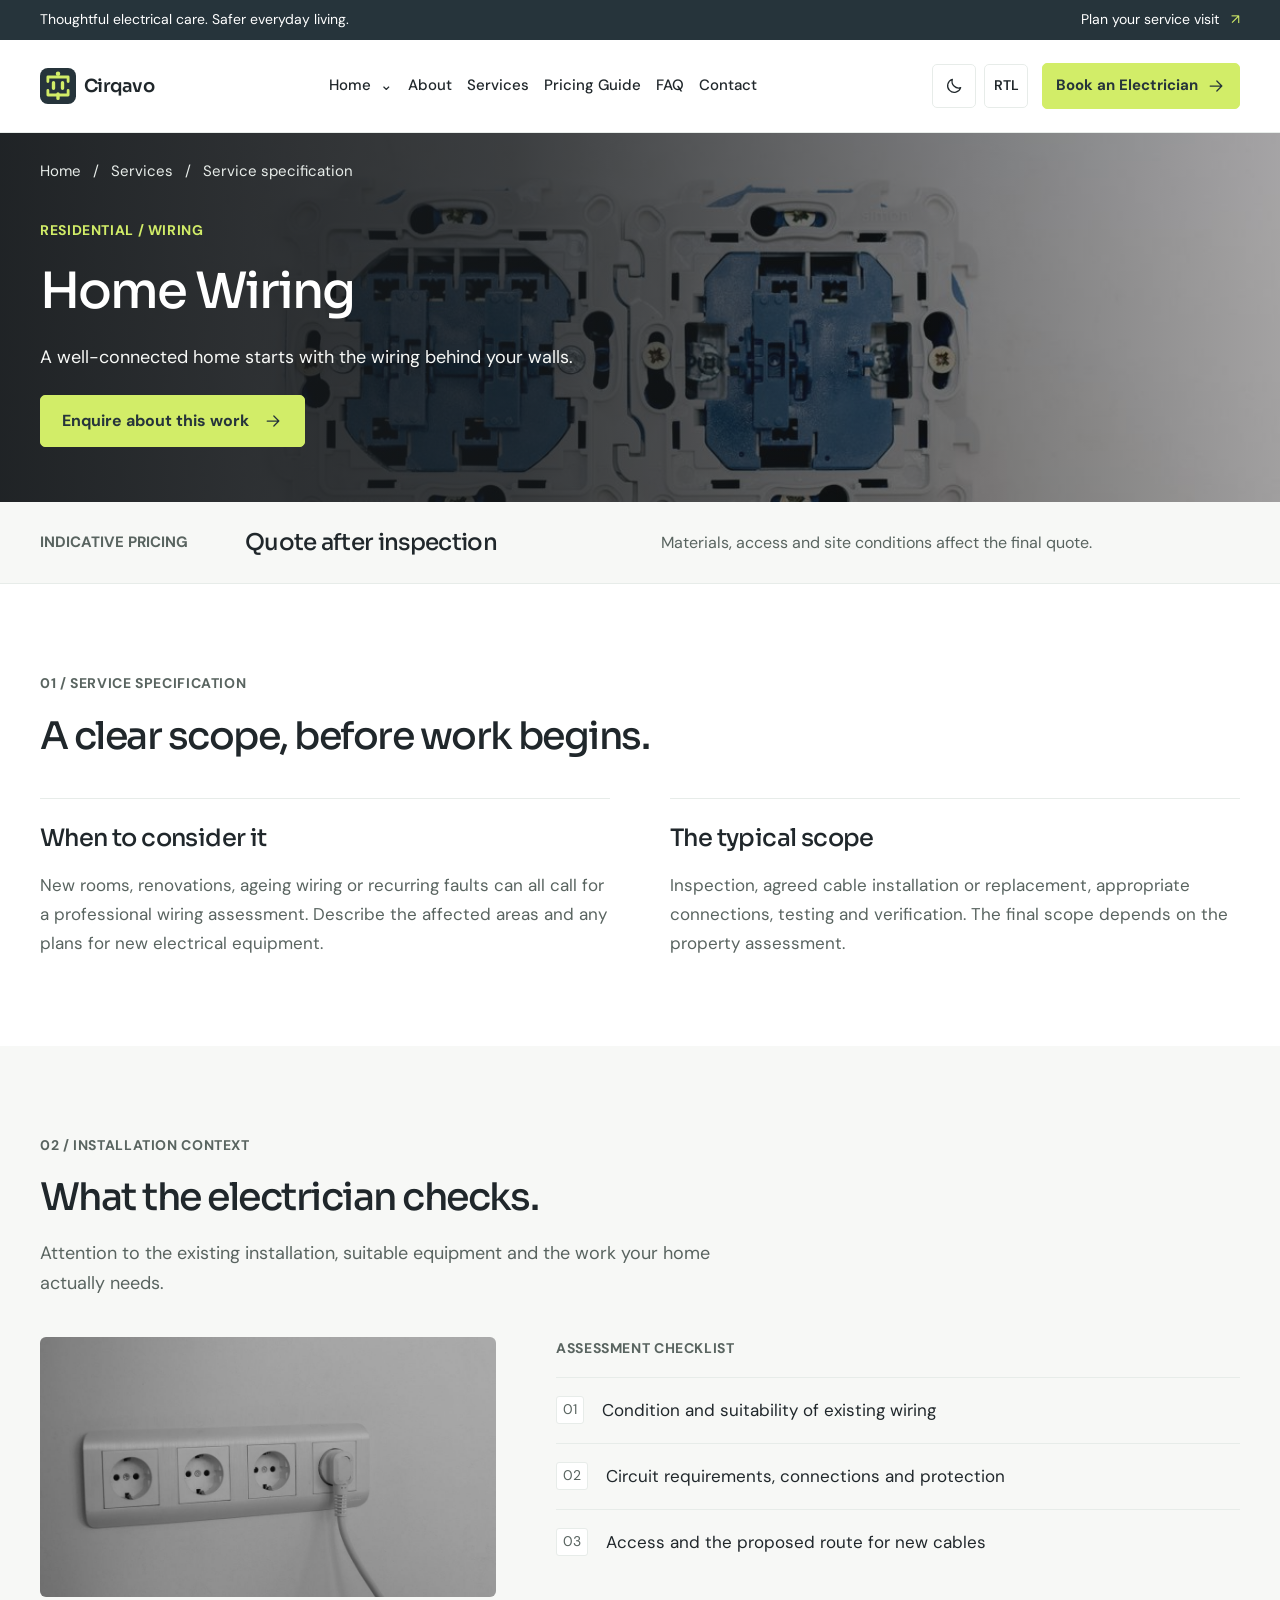
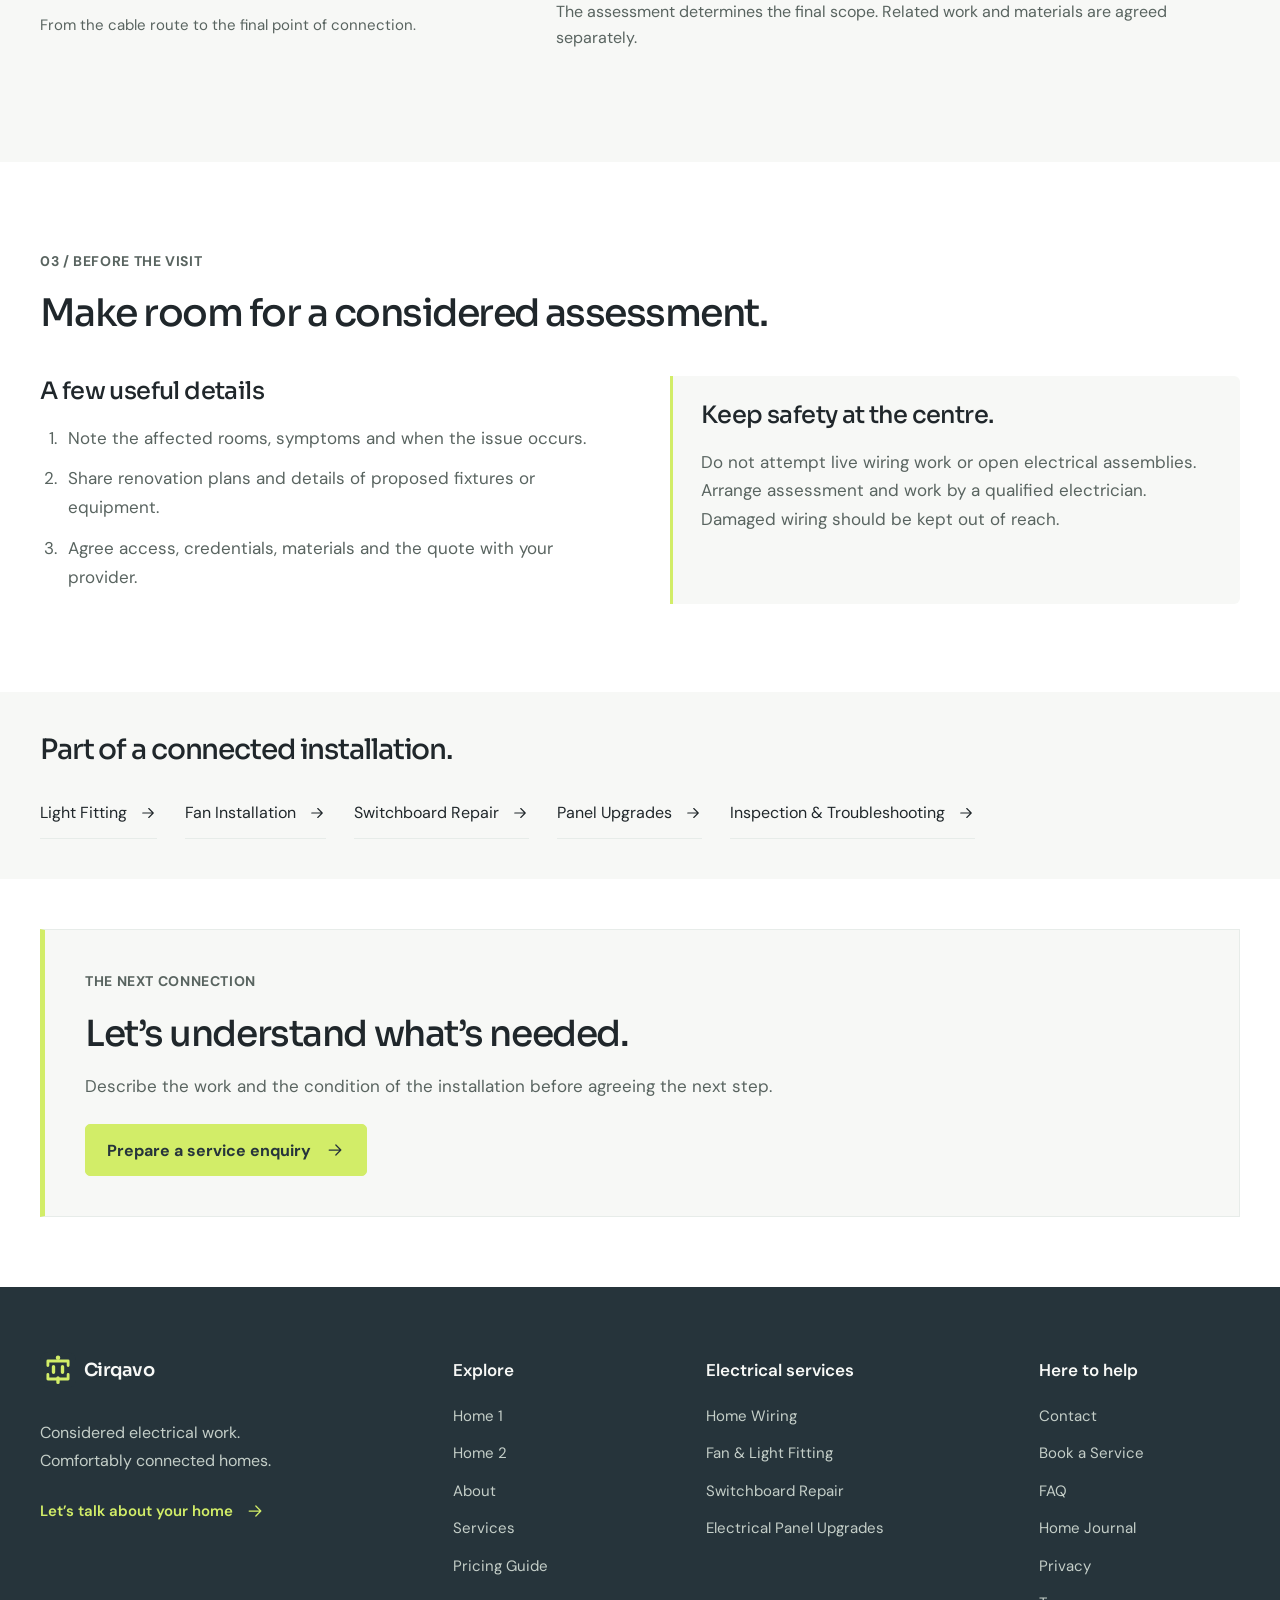
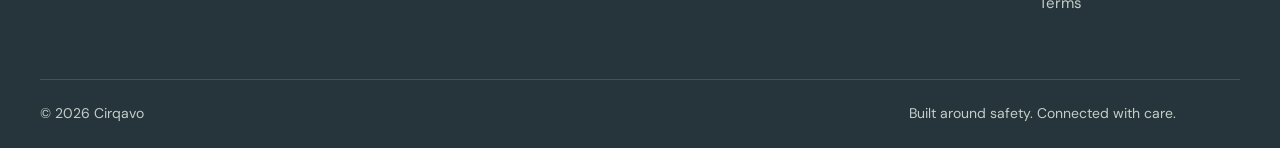
<file: pages/service-details.html>
<!doctype html><html lang="en" dir="ltr"><head><meta charset="utf-8"><meta name="viewport" content="width=device-width, initial-scale=1"><meta name="description" content="Service Details — professional home electrical service information, pricing guidance and enquiry planning."><meta property="og:site_name" content="Cirqavo"><meta name="theme-color" content="#26343B"><title>Service Details | Cirqavo</title><link rel="icon" type="image/svg+xml" href="../assets/images/circuit-socket-v2.svg?v=2"><link rel="icon" type="image/png" sizes="32x32" href="../assets/images/favicon-32-v2.png?v=2"><link rel="stylesheet" href="../assets/css/fonts.css"><link rel="stylesheet" href="../assets/css/style.css?v=13"><link rel="stylesheet" href="../assets/css/dark-mode.css?v=6"><link rel="stylesheet" href="../assets/css/rtl.css?v=10"><script>try{document.documentElement.dataset.theme=localStorage.getItem('electrical-theme')||'light';document.documentElement.dir=localStorage.getItem('electrical-direction')||'ltr'}catch(e){}</script><script defer src="../assets/js/config.js?v=6"></script><script defer src="../assets/js/main.js?v=11"></script></head><body data-page="service-details"><a class="skip-link" href="#main">Skip to content</a><div class="topbar"><div class="container"><span>Thoughtful electrical care. Safer everyday living.</span><a href="../pages/contact.html#booking">Plan your service visit <span aria-hidden="true">↗</span></a></div></div><header class="site-header"><div class="container header-inner"><a class="brand" href="../index.html" aria-label="Cirqavo home"><img class="brand-mark" src="../assets/images/circuit-socket-v2.svg?v=2" width="42" height="42" alt=""><span>Cirqavo</span></a><button class="menu-toggle icon-button" aria-label="Open navigation" aria-expanded="false" aria-controls="navigation"><span></span><span></span></button><div class="nav-scrim"></div><div class="navigation" id="navigation"><nav aria-label="Main navigation"><div class="home-nav"><button class="home-toggle " aria-expanded="false" aria-controls="home-dropdown">Home <span aria-hidden="true">⌄</span></button><div class="home-dropdown" id="home-dropdown"><a href="../index.html">Home 1</a><a href="../pages/home2.html">Home 2</a></div></div><a href="../pages/about.html" >About</a><a href="../pages/services.html" >Services</a><a href="../pages/pricing.html" >Pricing Guide</a><a href="../pages/faq.html" >FAQ</a><a href="../pages/contact.html" >Contact</a></nav><div class="utilities"><button class="theme-toggle icon-button" aria-label="Switch to dark theme"><svg viewBox="0 0 24 24" fill="none" stroke="currentColor" stroke-width="1.5" stroke-linecap="round" stroke-linejoin="round" aria-hidden="true"><path d="M20 14A8 8 0 0 1 10 4 8 8 0 1 0 20 14Z"/></svg></button><button class="direction-toggle" aria-label="Switch to right-to-left layout">RTL</button></div><a class="button header-book" href="../pages/contact.html#booking" aria-label="Book an Electrician">Book an Electrician <svg viewBox="0 0 24 24" fill="none" stroke="currentColor" stroke-width="1.5" stroke-linecap="round" stroke-linejoin="round" aria-hidden="true"><path d="M5 12h14m-6-6 6 6-6 6"/></svg></a></div></div></header><main id="main"><section class="spec-banner" aria-labelledby="service-title"><img data-detail-image src="../assets/images/wiring.jpg" alt="Electrical accessories during a residential renovation" fetchpriority="high"><div class="container spec-banner-content"><div class="breadcrumb"><a href="../index.html">Home</a><span>/</span><a href="services.html">Services</a><span>/</span><span>Service specification</span></div><span class="eyebrow" data-detail-category>RESIDENTIAL / WIRING</span><h1 id="service-title" data-detail-title>Home Wiring</h1><p data-detail-intro>A well-connected home starts with the wiring behind your walls.</p><a class="button" data-detail-book href="contact.html?service=wiring#booking">Enquire about this work <svg viewBox="0 0 24 24" fill="none" stroke="currentColor" stroke-width="1.5" stroke-linecap="round" stroke-linejoin="round" aria-hidden="true"><path d="M5 12h14m-6-6 6 6-6 6"/></svg></a></div></section>
<div class="spec-price-strip"><div class="container"><span>INDICATIVE PRICING</span><strong data-detail-price>Quote after inspection</strong><p>Materials, access and site conditions affect the final quote.</p></div></div>
<section class="section spec-overview"><div class="container"><div class="section-heading"><span class="eyebrow">01 / SERVICE SPECIFICATION</span><h2>A clear scope, before work begins.</h2></div><div class="spec-grid"><article><h3>When to consider it</h3><p data-detail-needs>New rooms, renovations, ageing wiring or recurring faults can call for a professional assessment.</p></article><article><h3>The typical scope</h3><p data-detail-scope>Inspection, agreed installation or replacement, appropriate connections, testing and verification.</p></article></div></div></section>
<section class="section spec-inspection soft"><div class="container"><div class="section-heading"><span class="eyebrow">02 / INSTALLATION CONTEXT</span><h2>What the electrician checks.</h2><p>Attention to the existing installation, suitable equipment and the work your home actually needs.</p></div><div class="spec-inspection-grid"><figure class="spec-context"><img loading="lazy" data-detail-context-image src="../assets/images/outlet-detail.jpg" alt="Neatly fitted residential wall sockets"><figcaption data-detail-context-caption>From the cable route to the final point of connection.</figcaption></figure><div><span class="eyebrow">ASSESSMENT CHECKLIST</span><ul class="spec-checks" data-detail-checks><li>Condition and suitability of existing wiring</li><li>Circuit requirements, connections and protection</li><li>Access and the proposed route for new cables</li></ul><p class="small">The assessment determines the final scope. Related work and materials are agreed separately.</p></div></div></div></section>
<section class="section spec-preparation"><div class="container"><div class="section-heading"><span class="eyebrow">03 / BEFORE THE VISIT</span><h2>Make room for a considered assessment.</h2></div><div class="spec-grid"><div><h3>A few useful details</h3><ol class="preparation-list"><li>Note the affected rooms, symptoms and when the issue occurs.</li><li>Share renovation plans and details of proposed fixtures or equipment.</li><li>Agree access, credentials, materials and the quote with your provider.</li></ol></div><div class="notice"><h3>Keep safety at the centre.</h3><p data-detail-safety>Do not attempt live wiring work or open electrical assemblies. Arrange assessment and work by a qualified electrician.</p></div></div></div></section>
<section class="spec-related soft"><div class="container"><h2>Part of a connected installation.</h2><nav class="related-services" aria-label="Related electrical services"><a data-related-service="wiring" href="service-details.html?service=wiring">Home Wiring <svg viewBox="0 0 24 24" fill="none" stroke="currentColor" stroke-width="1.5" stroke-linecap="round" stroke-linejoin="round" aria-hidden="true"><path d="M5 12h14m-6-6 6 6-6 6"/></svg></a><a data-related-service="lighting" href="service-details.html?service=lighting">Light Fitting <svg viewBox="0 0 24 24" fill="none" stroke="currentColor" stroke-width="1.5" stroke-linecap="round" stroke-linejoin="round" aria-hidden="true"><path d="M5 12h14m-6-6 6 6-6 6"/></svg></a><a data-related-service="fan" href="service-details.html?service=fan">Fan Installation <svg viewBox="0 0 24 24" fill="none" stroke="currentColor" stroke-width="1.5" stroke-linecap="round" stroke-linejoin="round" aria-hidden="true"><path d="M5 12h14m-6-6 6 6-6 6"/></svg></a><a data-related-service="switchboard" href="service-details.html?service=switchboard">Switchboard Repair <svg viewBox="0 0 24 24" fill="none" stroke="currentColor" stroke-width="1.5" stroke-linecap="round" stroke-linejoin="round" aria-hidden="true"><path d="M5 12h14m-6-6 6 6-6 6"/></svg></a><a data-related-service="panel" href="service-details.html?service=panel">Panel Upgrades <svg viewBox="0 0 24 24" fill="none" stroke="currentColor" stroke-width="1.5" stroke-linecap="round" stroke-linejoin="round" aria-hidden="true"><path d="M5 12h14m-6-6 6 6-6 6"/></svg></a><a data-related-service="inspection" href="service-details.html?service=inspection">Inspection & Troubleshooting <svg viewBox="0 0 24 24" fill="none" stroke="currentColor" stroke-width="1.5" stroke-linecap="round" stroke-linejoin="round" aria-hidden="true"><path d="M5 12h14m-6-6 6 6-6 6"/></svg></a></nav></div></section>
<section class="closing closing-plan"><div class="container closing-inner"><div class="closing-copy"><span class="eyebrow">THE NEXT CONNECTION</span><h2>Let’s understand what’s needed.</h2><p>Describe the work and the condition of the installation before agreeing the next step.</p><a class="button" data-detail-book href="contact.html?service=wiring#booking">Prepare a service enquiry <svg viewBox="0 0 24 24" fill="none" stroke="currentColor" stroke-width="1.5" stroke-linecap="round" stroke-linejoin="round" aria-hidden="true"><path d="M5 12h14m-6-6 6 6-6 6"/></svg></a></div></div></section></main><footer class="site-footer"><div class="container footer-grid"><div class="footer-identity"><a class="brand" href="../index.html" aria-label="Cirqavo home"><img class="brand-mark" src="../assets/images/circuit-socket-v2.svg?v=2" width="42" height="42" alt=""><span>Cirqavo</span></a><p>Considered electrical work.<br>Comfortably connected homes.</p><a class="text-link" href="../pages/contact.html#booking">Let’s talk about your home <svg viewBox="0 0 24 24" fill="none" stroke="currentColor" stroke-width="1.5" stroke-linecap="round" stroke-linejoin="round" aria-hidden="true"><path d="M5 12h14m-6-6 6 6-6 6"/></svg></a></div><div><h3>Explore</h3><a href="../index.html">Home 1</a><a href="../pages/home2.html">Home 2</a><a href="../pages/about.html">About</a><a href="../pages/services.html">Services</a><a href="../pages/pricing.html">Pricing Guide</a></div><div><h3>Electrical services</h3><a href="../pages/service-details.html?service=wiring">Home Wiring</a><a href="../pages/service-details.html?service=lighting">Fan & Light Fitting</a><a href="../pages/service-details.html?service=switchboard">Switchboard Repair</a><a href="../pages/service-details.html?service=panel">Electrical Panel Upgrades</a></div><div><h3>Here to help</h3><a href="../pages/contact.html">Contact</a><a href="../pages/contact.html#booking">Book a Service</a><a href="../pages/faq.html">FAQ</a><a href="../pages/blog.html">Home Journal</a><a href="../pages/privacy.html">Privacy</a><a href="../pages/terms.html">Terms</a></div></div><div class="container footer-bottom"><span>© 2026 Cirqavo</span><span>Built around safety. Connected with care.</span><button class="back-top icon-button" aria-label="Back to top" hidden>↑</button></div></footer></body></html>
</file>
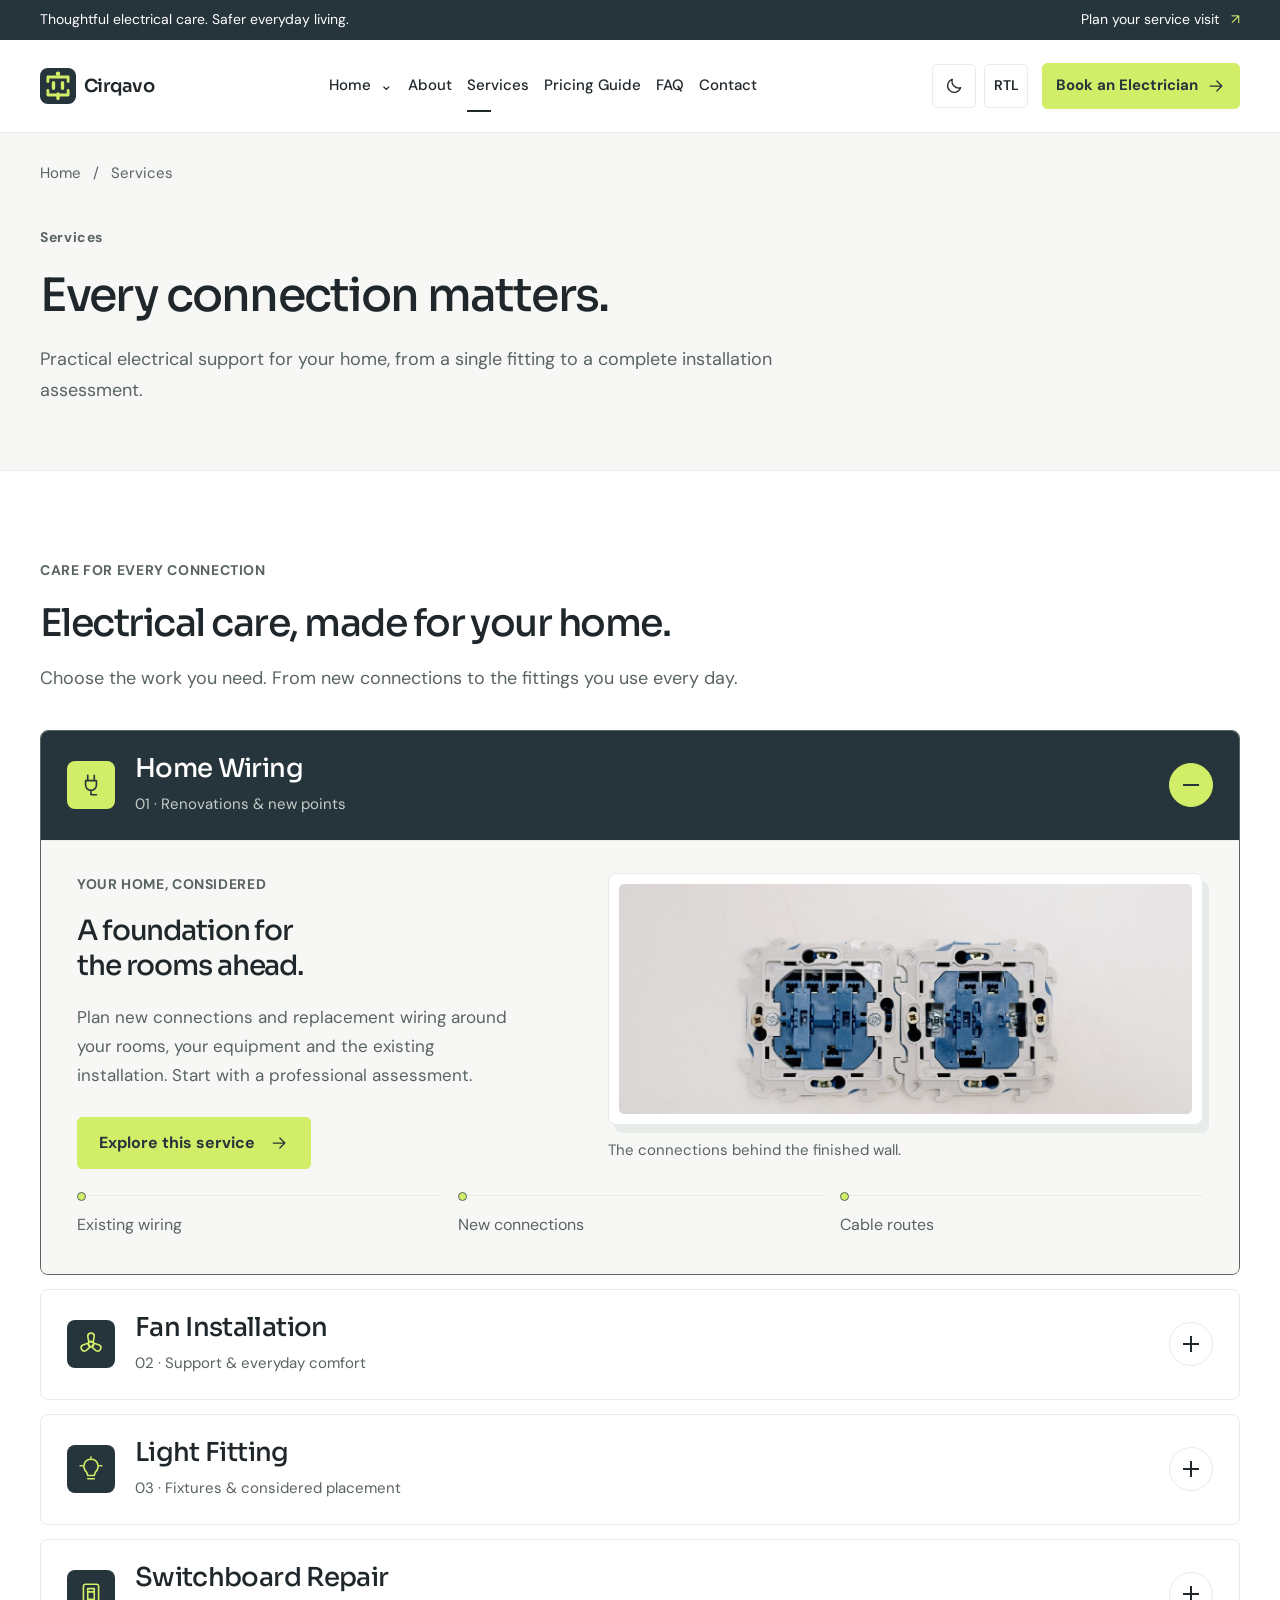
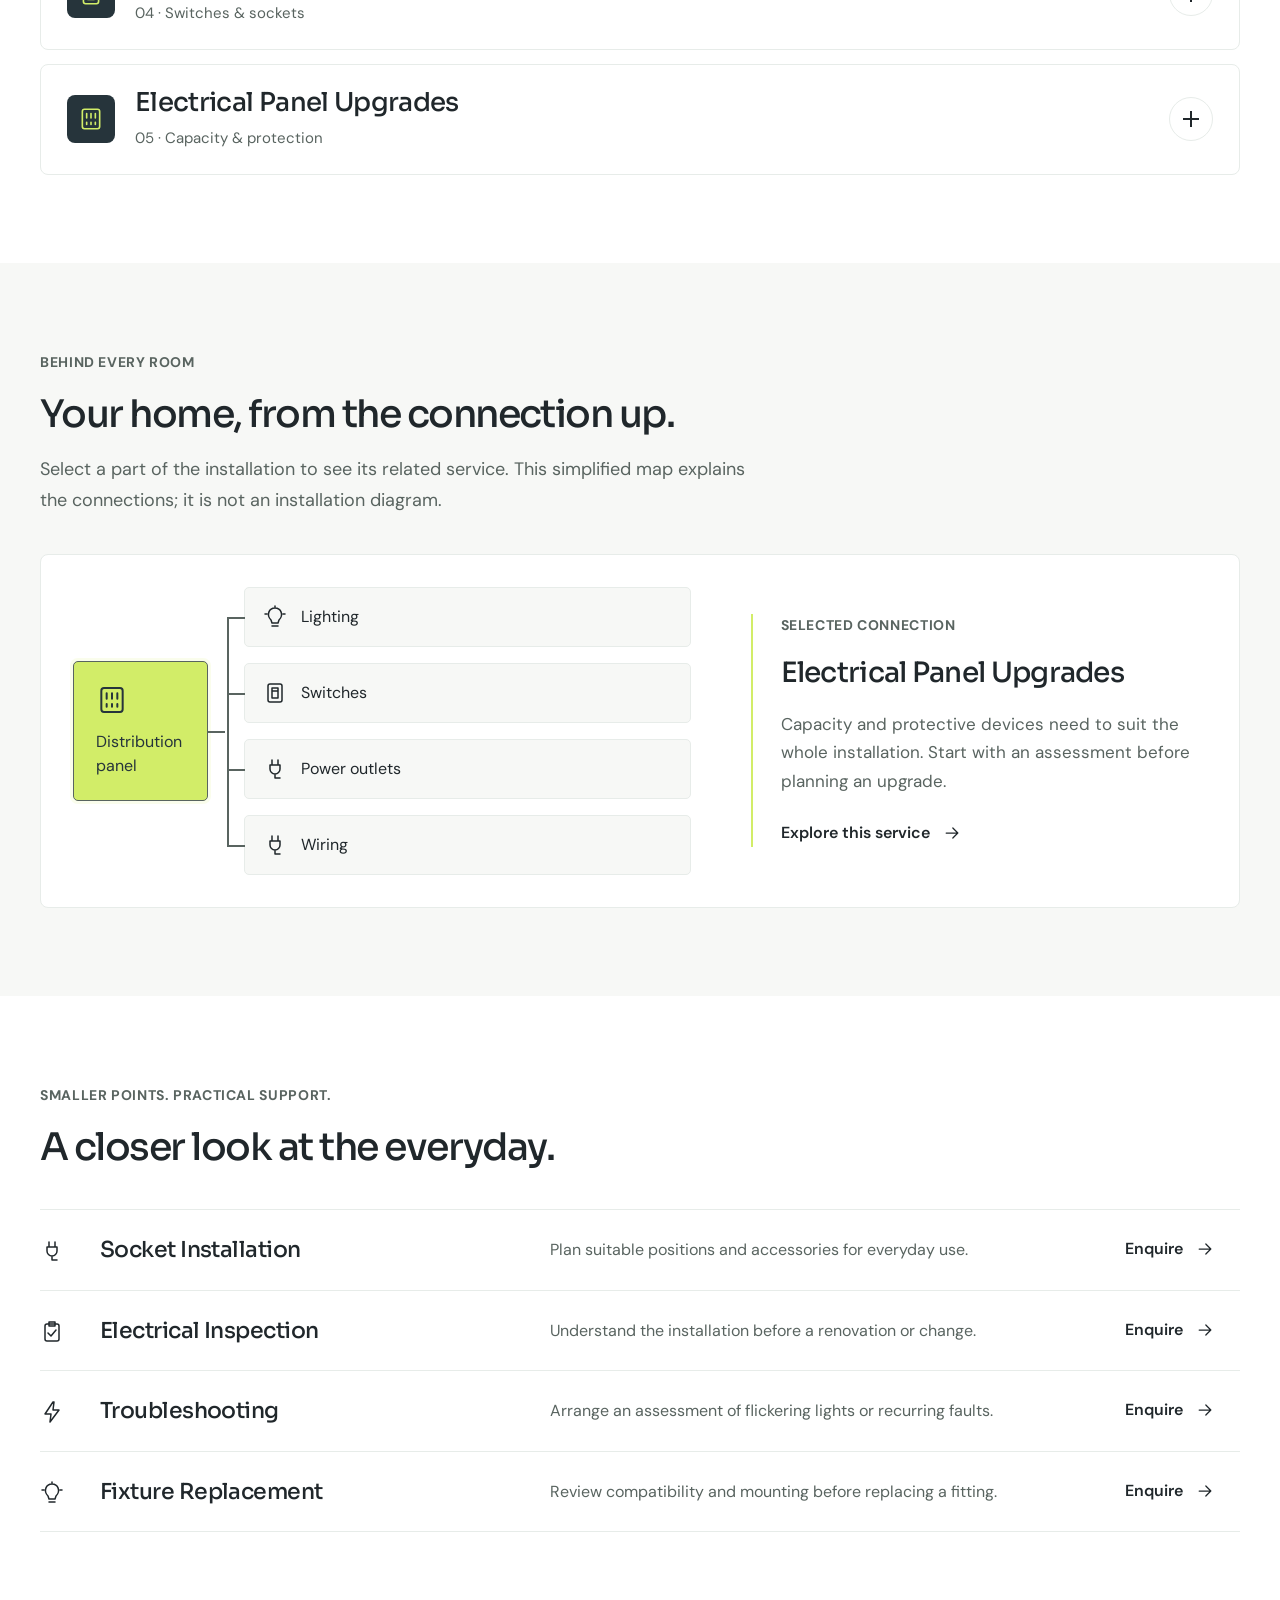
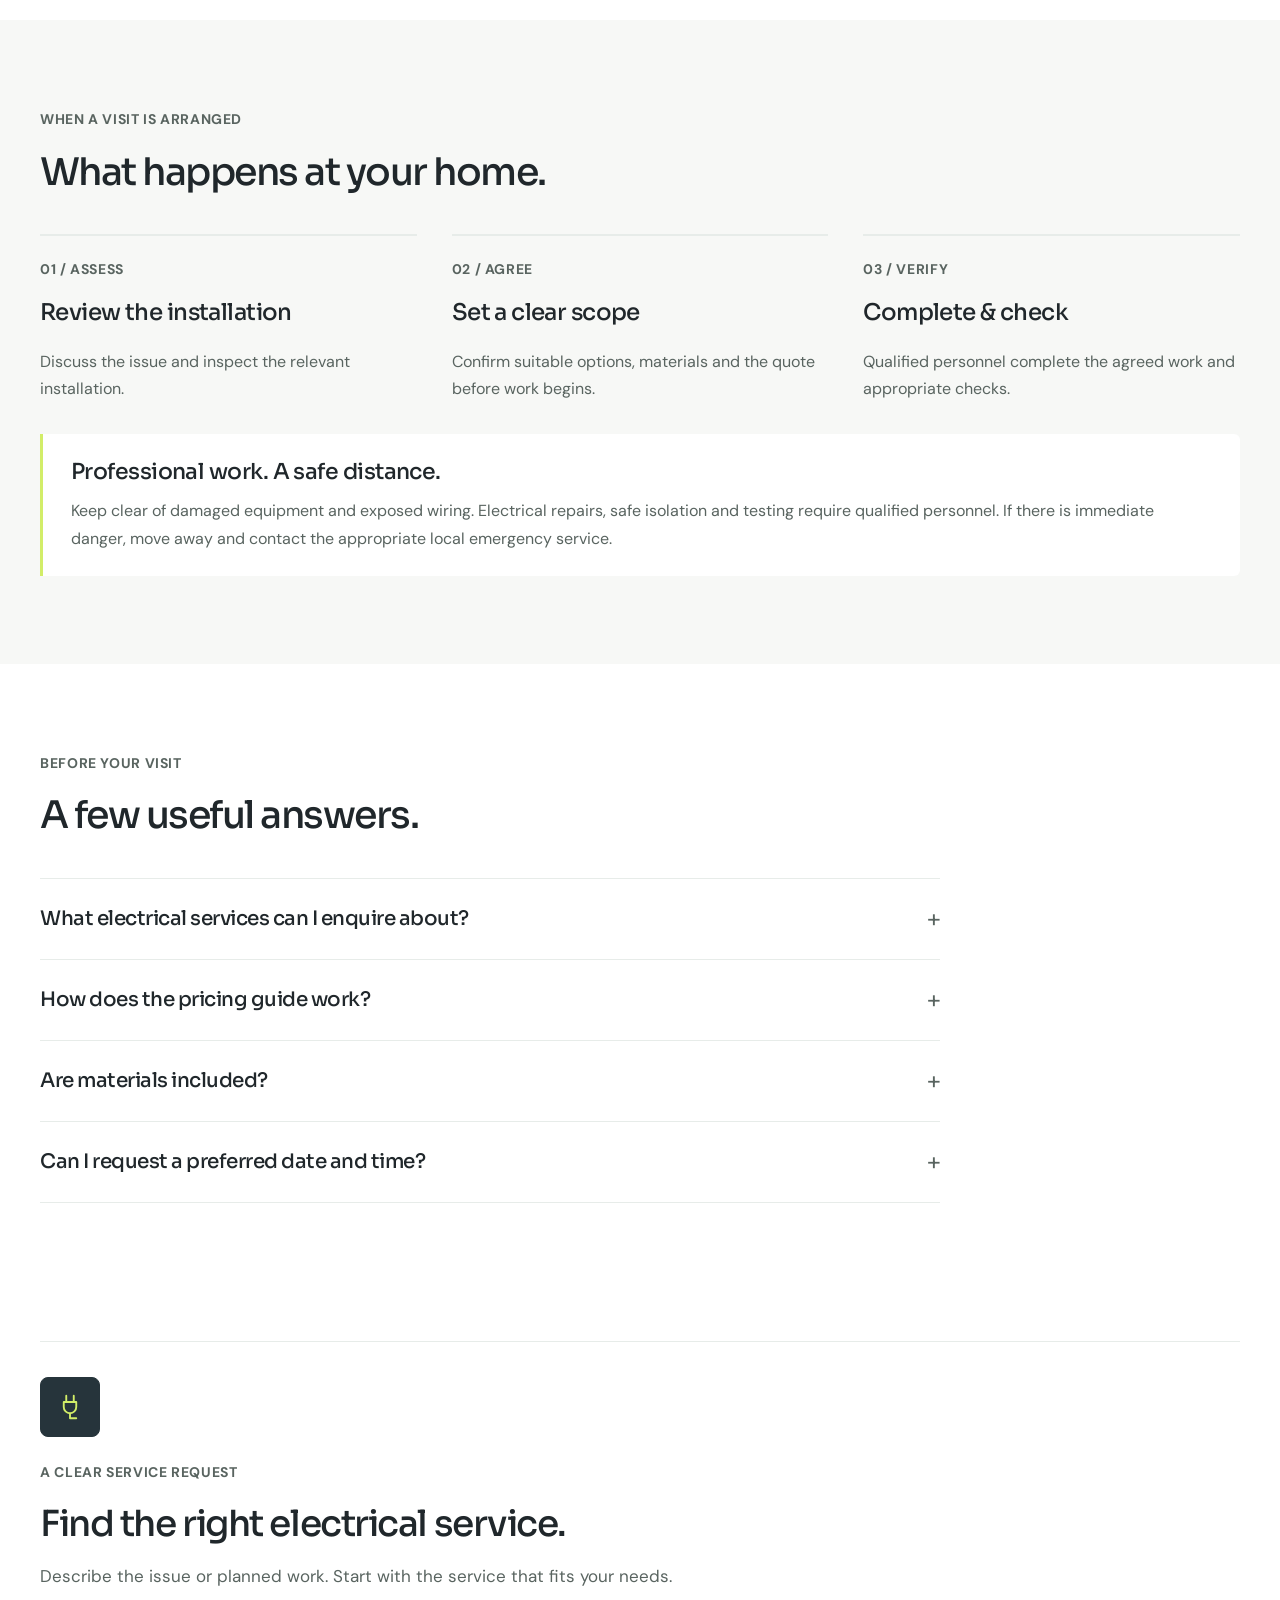
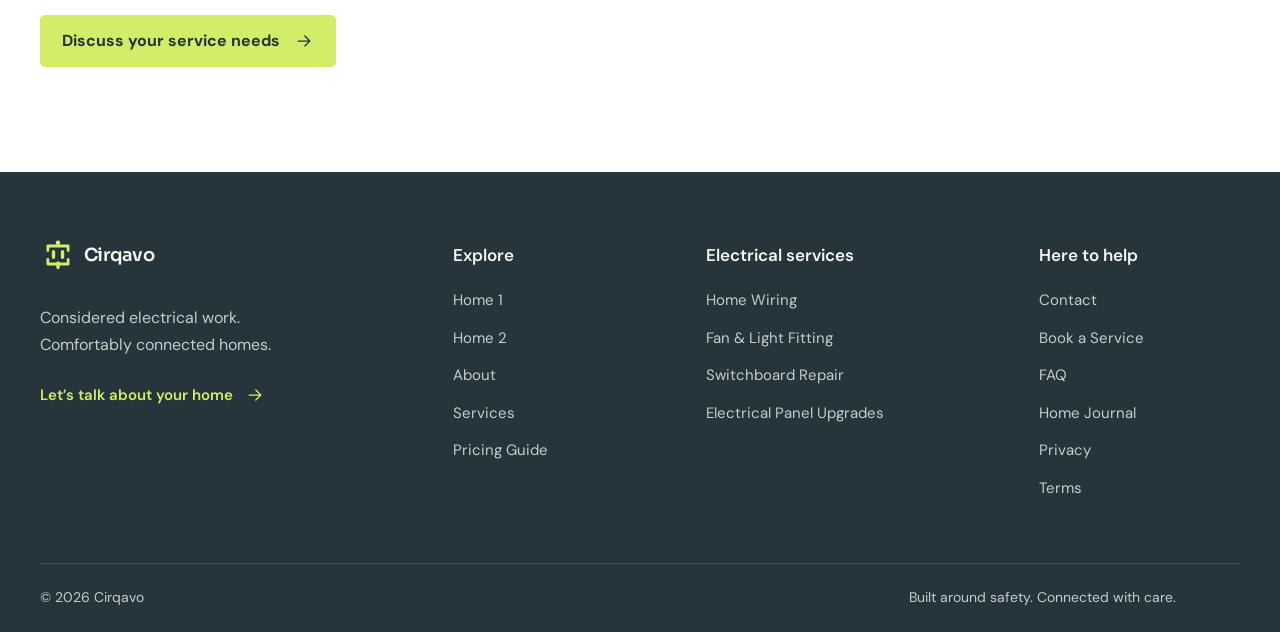
<file: pages/services.html>
<!doctype html><html lang="en" dir="ltr"><head><meta charset="utf-8"><meta name="viewport" content="width=device-width, initial-scale=1"><meta name="description" content="Electrical Services — professional home electrical service information, pricing guidance and enquiry planning."><meta property="og:site_name" content="Cirqavo"><meta name="theme-color" content="#26343B"><title>Electrical Services | Cirqavo</title><link rel="icon" type="image/svg+xml" href="../assets/images/circuit-socket-v2.svg?v=2"><link rel="icon" type="image/png" sizes="32x32" href="../assets/images/favicon-32-v2.png?v=2"><link rel="stylesheet" href="../assets/css/fonts.css"><link rel="stylesheet" href="../assets/css/style.css?v=13"><link rel="stylesheet" href="../assets/css/dark-mode.css?v=6"><link rel="stylesheet" href="../assets/css/rtl.css?v=10"><script>try{document.documentElement.dataset.theme=localStorage.getItem('electrical-theme')||'light';document.documentElement.dir=localStorage.getItem('electrical-direction')||'ltr'}catch(e){}</script><script defer src="../assets/js/config.js?v=6"></script><script defer src="../assets/js/main.js?v=11"></script></head><body data-page="services"><a class="skip-link" href="#main">Skip to content</a><div class="topbar"><div class="container"><span>Thoughtful electrical care. Safer everyday living.</span><a href="../pages/contact.html#booking">Plan your service visit <span aria-hidden="true">↗</span></a></div></div><header class="site-header"><div class="container header-inner"><a class="brand" href="../index.html" aria-label="Cirqavo home"><img class="brand-mark" src="../assets/images/circuit-socket-v2.svg?v=2" width="42" height="42" alt=""><span>Cirqavo</span></a><button class="menu-toggle icon-button" aria-label="Open navigation" aria-expanded="false" aria-controls="navigation"><span></span><span></span></button><div class="nav-scrim"></div><div class="navigation" id="navigation"><nav aria-label="Main navigation"><div class="home-nav"><button class="home-toggle " aria-expanded="false" aria-controls="home-dropdown">Home <span aria-hidden="true">⌄</span></button><div class="home-dropdown" id="home-dropdown"><a href="../index.html">Home 1</a><a href="../pages/home2.html">Home 2</a></div></div><a href="../pages/about.html" >About</a><a href="../pages/services.html" aria-current=page>Services</a><a href="../pages/pricing.html" >Pricing Guide</a><a href="../pages/faq.html" >FAQ</a><a href="../pages/contact.html" >Contact</a></nav><div class="utilities"><button class="theme-toggle icon-button" aria-label="Switch to dark theme"><svg viewBox="0 0 24 24" fill="none" stroke="currentColor" stroke-width="1.5" stroke-linecap="round" stroke-linejoin="round" aria-hidden="true"><path d="M20 14A8 8 0 0 1 10 4 8 8 0 1 0 20 14Z"/></svg></button><button class="direction-toggle" aria-label="Switch to right-to-left layout">RTL</button></div><a class="button header-book" href="../pages/contact.html#booking" aria-label="Book an Electrician">Book an Electrician <svg viewBox="0 0 24 24" fill="none" stroke="currentColor" stroke-width="1.5" stroke-linecap="round" stroke-linejoin="round" aria-hidden="true"><path d="M5 12h14m-6-6 6 6-6 6"/></svg></a></div></div></header><main id="main"><section class="page-banner"><div class="container"><div class="breadcrumb"><a href="../index.html">Home</a><span>/</span>Services</div><span class="eyebrow">Services</span><h1>Every connection matters.</h1><p>Practical electrical support for your home, from a single fitting to a complete installation assessment.</p></div></section><section class="section services-directory" aria-labelledby="service-directory-title"><div class="container"><div class="directory-heading"><span class="eyebrow">CARE FOR EVERY CONNECTION</span><h2 id="service-directory-title">Electrical care, made for your home.</h2><p>Choose the work you need. From new connections to the fittings you use every day.</p></div><div class="service-plan"><details class="service-case" name="service-plan" data-case="wiring" open><summary class="case-summary"><span class="case-icon" aria-hidden="true"><svg viewBox="0 0 24 24" fill="none" stroke="currentColor" stroke-width="1.5" stroke-linecap="round" stroke-linejoin="round"><path d="M9 3v5m6-5v5M7 8h10v4a5 5 0 0 1-10 0V8Zm5 9v4h5"/></svg></span><h3 class="case-heading">Home Wiring<span>01 · Renovations & new points</span></h3><span class="case-toggle" aria-hidden="true"></span></summary><div class="case-content"><div class="case-brief"><span class="eyebrow">YOUR HOME, CONSIDERED</span><h4>A foundation for the rooms ahead.</h4><p>Plan new connections and replacement wiring around your rooms, your equipment and the existing installation. Start with a professional assessment.</p><a class="button" data-case-link href="service-details.html?service=wiring">Explore this service <svg viewBox="0 0 24 24" fill="none" stroke="currentColor" stroke-width="1.5" stroke-linecap="round" stroke-linejoin="round" aria-hidden="true"><path d="M5 12h14m-6-6 6 6-6 6"/></svg></a></div><div class="case-study"><figure><div class="case-image-frame"><img class="case-image" loading="lazy" src="../assets/images/wiring.jpg" alt="Electrical accessory assemblies during a renovation"></div><figcaption>The connections behind the finished wall.</figcaption></figure><ul class="case-checkpoints" aria-label="Assessment priorities"><li>Existing wiring</li><li>New connections</li><li>Cable routes</li></ul></div></div></details><details class="service-case" name="service-plan" data-case="fan"><summary class="case-summary"><span class="case-icon" aria-hidden="true"><svg viewBox="0 0 24 24" fill="none" stroke="currentColor" stroke-width="1.5" stroke-linecap="round" stroke-linejoin="round"><path d="m10 10-1-5a3 3 0 0 1 6 0l-1 5Z"/><path d="m10 10-1-5a3 3 0 0 1 6 0l-1 5Z" transform="rotate(120 12 12)"/><path d="m10 10-1-5a3 3 0 0 1 6 0l-1 5Z" transform="rotate(240 12 12)"/><circle cx="12" cy="12" r="2.5"/></svg></span><h3 class="case-heading">Fan Installation<span>02 · Support & everyday comfort</span></h3><span class="case-toggle" aria-hidden="true"></span></summary><div class="case-content"><div class="case-brief"><span class="eyebrow">YOUR HOME, CONSIDERED</span><h4>Comfort, properly supported.</h4><p>Choose a suitable fan and discuss the ceiling support, clearances and electrical connection before arranging the fitting.</p><a class="button" data-case-link href="service-details.html?service=fan">Explore this service <svg viewBox="0 0 24 24" fill="none" stroke="currentColor" stroke-width="1.5" stroke-linecap="round" stroke-linejoin="round" aria-hidden="true"><path d="M5 12h14m-6-6 6 6-6 6"/></svg></a></div><div class="case-study"><figure><div class="case-image-frame"><img class="case-image" loading="lazy" src="../assets/images/fan.jpg" alt="A ceiling fan installed in a residential room"></div><figcaption>The fitting, the support and the space around it.</figcaption></figure><ul class="case-checkpoints" aria-label="Assessment priorities"><li>Mounting support</li><li>Room clearances</li><li>Fan controls</li></ul></div></div></details><details class="service-case" name="service-plan" data-case="lighting"><summary class="case-summary"><span class="case-icon" aria-hidden="true"><svg viewBox="0 0 24 24" fill="none" stroke="currentColor" stroke-width="1.5" stroke-linecap="round" stroke-linejoin="round"><path d="M8 15c-5-5-2-12 4-12s9 7 4 12l-1 3H9l-1-3ZM9 21h6M12 1v1M2 9h2m16 0h2"/></svg></span><h3 class="case-heading">Light Fitting<span>03 · Fixtures & considered placement</span></h3><span class="case-toggle" aria-hidden="true"></span></summary><div class="case-content"><div class="case-brief"><span class="eyebrow">YOUR HOME, CONSIDERED</span><h4>Light that works with your room.</h4><p>Plan replacement fixtures or new light fittings around how you use the room. Compatibility, positioning and suitable mounting all matter.</p><a class="button" data-case-link href="service-details.html?service=lighting">Explore this service <svg viewBox="0 0 24 24" fill="none" stroke="currentColor" stroke-width="1.5" stroke-linecap="round" stroke-linejoin="round" aria-hidden="true"><path d="M5 12h14m-6-6 6 6-6 6"/></svg></a></div><div class="case-study"><figure><div class="case-image-frame"><img class="case-image" loading="lazy" src="../assets/images/lighting-detail.jpg" alt="Installed pendant lights"></div><figcaption>Consider the fixture and its place in the room.</figcaption></figure><ul class="case-checkpoints" aria-label="Assessment priorities"><li>Fixture suitability</li><li>Light positions</li><li>Safe mounting</li></ul></div></div></details><details class="service-case" name="service-plan" data-case="switchboard"><summary class="case-summary"><span class="case-icon" aria-hidden="true"><svg viewBox="0 0 24 24" fill="none" stroke="currentColor" stroke-width="1.5" stroke-linecap="round" stroke-linejoin="round"><rect x="5" y="3" width="14" height="18" rx="2"/><path d="M9 7h6v10H9zM10 10h4"/></svg></span><h3 class="case-heading">Switchboard Repair<span>04 · Switches & sockets</span></h3><span class="case-toggle" aria-hidden="true"></span></summary><div class="case-content"><div class="case-brief"><span class="eyebrow">YOUR HOME, CONSIDERED</span><h4>Care for the points you use every day.</h4><p>Arrange assessment of faulty switches, worn sockets and serviceable assemblies. Keep clear of damaged accessories and describe what you have noticed.</p><a class="button" data-case-link href="service-details.html?service=switchboard">Explore this service <svg viewBox="0 0 24 24" fill="none" stroke="currentColor" stroke-width="1.5" stroke-linecap="round" stroke-linejoin="round" aria-hidden="true"><path d="M5 12h14m-6-6 6 6-6 6"/></svg></a></div><div class="case-study"><figure><div class="case-image-frame"><img class="case-image" loading="lazy" src="../assets/images/outlet-detail.jpg" alt="Fitted residential wall sockets"></div><figcaption>Small points of connection deserve a closer look.</figcaption></figure><ul class="case-checkpoints" aria-label="Assessment priorities"><li>Accessory condition</li><li>Connections</li><li>Suitable replacements</li></ul></div></div></details><details class="service-case" name="service-plan" data-case="panel"><summary class="case-summary"><span class="case-icon" aria-hidden="true"><svg viewBox="0 0 24 24" fill="none" stroke="currentColor" stroke-width="1.5" stroke-linecap="round" stroke-linejoin="round"><rect x="4" y="3" width="16" height="18" rx="2"/><path d="M8 7v4m4-4v4m4-4v4M8 15v2m4-2v2m4-2v2"/></svg></span><h3 class="case-heading">Electrical Panel Upgrades<span>05 · Capacity & protection</span></h3><span class="case-toggle" aria-hidden="true"></span></summary><div class="case-content"><div class="case-brief"><span class="eyebrow">YOUR HOME, CONSIDERED</span><h4>Protection that suits what comes next.</h4><p>Discuss changes in household demand and the condition of the existing protection. An assessment establishes whether an upgrade is needed and the scope to agree.</p><a class="button" data-case-link href="service-details.html?service=panel">Explore this service <svg viewBox="0 0 24 24" fill="none" stroke="currentColor" stroke-width="1.5" stroke-linecap="round" stroke-linejoin="round" aria-hidden="true"><path d="M5 12h14m-6-6 6 6-6 6"/></svg></a></div><div class="case-study"><figure><div class="case-image-frame"><img class="case-image" loading="lazy" src="../assets/images/panel.jpg" alt="Distribution panel and protective devices"></div><figcaption>Understand the existing protection before planning change.</figcaption></figure><ul class="case-checkpoints" aria-label="Assessment priorities"><li>Household load</li><li>Circuit protection</li><li>Upgrade scope</li></ul></div></div></details></div></div></section>
<section class="section connection-section soft"><div class="container"><div class="section-heading"><span class="eyebrow">BEHIND EVERY ROOM</span><h2>Your home, from the connection up.</h2><p>Select a part of the installation to see its related service. This simplified map explains the connections; it is not an installation diagram.</p></div>
<div class="connection-system"><div class="connection-map" role="group" aria-label="Home electrical connection map"><button type="button" class="map-source" data-connection="panel" aria-pressed="true"><svg viewBox="0 0 24 24" fill="none" stroke="currentColor" stroke-width="1.5" stroke-linecap="round" stroke-linejoin="round" aria-hidden="true"><rect x="4" y="3" width="16" height="18" rx="2"/><path d="M8 7v4m4-4v4m4-4v4M8 15v2m4-2v2m4-2v2"/></svg><span>Distribution<br>panel</span></button><div class="map-branches"><button type="button" class="map-branch" data-connection="lighting" aria-pressed="false"><svg viewBox="0 0 24 24" fill="none" stroke="currentColor" stroke-width="1.5" stroke-linecap="round" stroke-linejoin="round" aria-hidden="true"><path d="M8 15c-5-5-2-12 4-12s9 7 4 12l-1 3H9l-1-3ZM9 21h6M12 1v1M2 9h2m16 0h2"/></svg><span>Lighting</span></button><button type="button" class="map-branch" data-connection="switchboard" aria-pressed="false"><svg viewBox="0 0 24 24" fill="none" stroke="currentColor" stroke-width="1.5" stroke-linecap="round" stroke-linejoin="round" aria-hidden="true"><rect x="5" y="3" width="14" height="18" rx="2"/><path d="M9 7h6v10H9zM10 10h4"/></svg><span>Switches</span></button><button type="button" class="map-branch" data-connection="outlets" aria-pressed="false"><svg viewBox="0 0 24 24" fill="none" stroke="currentColor" stroke-width="1.5" stroke-linecap="round" stroke-linejoin="round" aria-hidden="true"><path d="M9 3v5m6-5v5M7 8h10v4a5 5 0 0 1-10 0V8Zm5 9v4h5"/></svg><span>Power outlets</span></button><button type="button" class="map-branch" data-connection="wiring" aria-pressed="false"><svg viewBox="0 0 24 24" fill="none" stroke="currentColor" stroke-width="1.5" stroke-linecap="round" stroke-linejoin="round" aria-hidden="true"><path d="M9 3v5m6-5v5M7 8h10v4a5 5 0 0 1-10 0V8Zm5 9v4h5"/></svg><span>Wiring</span></button></div></div><div class="connection-result" aria-live="polite" aria-atomic="true"><span class="eyebrow">SELECTED CONNECTION</span><h3 data-connection-title>Electrical Panel Upgrades</h3><p data-connection-description>Capacity and protective devices need to suit the whole installation. Start with an assessment before planning an upgrade.</p><a class="text-link" data-connection-link href="service-details.html?service=panel">Explore this service <svg viewBox="0 0 24 24" fill="none" stroke="currentColor" stroke-width="1.5" stroke-linecap="round" stroke-linejoin="round" aria-hidden="true"><path d="M5 12h14m-6-6 6 6-6 6"/></svg></a></div></div></div></section>
<section class="section supporting-services"><div class="container"><div class="section-heading"><span class="eyebrow">SMALLER POINTS. PRACTICAL SUPPORT.</span><h2>A closer look at the everyday.</h2></div><div class="support-matrix"><a class="support-matrix-row" href="contact.html?service=switchboard#booking"><svg viewBox="0 0 24 24" fill="none" stroke="currentColor" stroke-width="1.5" stroke-linecap="round" stroke-linejoin="round" aria-hidden="true"><path d="M9 3v5m6-5v5M7 8h10v4a5 5 0 0 1-10 0V8Zm5 9v4h5"/></svg><h3>Socket Installation</h3><p>Plan suitable positions and accessories for everyday use.</p><span class="text-link">Enquire <svg viewBox="0 0 24 24" fill="none" stroke="currentColor" stroke-width="1.5" stroke-linecap="round" stroke-linejoin="round" aria-hidden="true"><path d="M5 12h14m-6-6 6 6-6 6"/></svg></span></a><a class="support-matrix-row" href="contact.html?service=inspection#booking"><svg viewBox="0 0 24 24" fill="none" stroke="currentColor" stroke-width="1.5" stroke-linecap="round" stroke-linejoin="round" aria-hidden="true"><rect x="5" y="4" width="14" height="17" rx="2"/><path d="M9 2h6v4H9zM8 13l3 3 5-6"/></svg><h3>Electrical Inspection</h3><p>Understand the installation before a renovation or change.</p><span class="text-link">Enquire <svg viewBox="0 0 24 24" fill="none" stroke="currentColor" stroke-width="1.5" stroke-linecap="round" stroke-linejoin="round" aria-hidden="true"><path d="M5 12h14m-6-6 6 6-6 6"/></svg></span></a><a class="support-matrix-row" href="contact.html?service=inspection#booking"><svg viewBox="0 0 24 24" fill="none" stroke="currentColor" stroke-width="1.5" stroke-linecap="round" stroke-linejoin="round" aria-hidden="true"><path d="m13 2-8 12h6l-1 8 9-12h-6l1-8Z"/></svg><h3>Troubleshooting</h3><p>Arrange an assessment of flickering lights or recurring faults.</p><span class="text-link">Enquire <svg viewBox="0 0 24 24" fill="none" stroke="currentColor" stroke-width="1.5" stroke-linecap="round" stroke-linejoin="round" aria-hidden="true"><path d="M5 12h14m-6-6 6 6-6 6"/></svg></span></a><a class="support-matrix-row" href="contact.html?service=lighting#booking"><svg viewBox="0 0 24 24" fill="none" stroke="currentColor" stroke-width="1.5" stroke-linecap="round" stroke-linejoin="round" aria-hidden="true"><path d="M8 15c-5-5-2-12 4-12s9 7 4 12l-1 3H9l-1-3ZM9 21h6M12 1v1M2 9h2m16 0h2"/></svg><h3>Fixture Replacement</h3><p>Review compatibility and mounting before replacing a fitting.</p><span class="text-link">Enquire <svg viewBox="0 0 24 24" fill="none" stroke="currentColor" stroke-width="1.5" stroke-linecap="round" stroke-linejoin="round" aria-hidden="true"><path d="M5 12h14m-6-6 6 6-6 6"/></svg></span></a></div></div></section><section class="section service-visit soft"><div class="container"><div class="section-heading"><span class="eyebrow">WHEN A VISIT IS ARRANGED</span><h2>What happens at your home.</h2></div><div class="visit-summary"><div><span class="eyebrow">01 / ASSESS</span><h3>Review the installation</h3><p>Discuss the issue and inspect the relevant installation.</p></div><div><span class="eyebrow">02 / AGREE</span><h3>Set a clear scope</h3><p>Confirm suitable options, materials and the quote before work begins.</p></div><div><span class="eyebrow">03 / VERIFY</span><h3>Complete & check</h3><p>Qualified personnel complete the agreed work and appropriate checks.</p></div></div><div class="notice visit-safety"><h3>Professional work. A safe distance.</h3><p>Keep clear of damaged equipment and exposed wiring. Electrical repairs, safe isolation and testing require qualified personnel. If there is immediate danger, move away and contact the appropriate local emergency service.</p></div></div></section><section class="section"><div class="container narrow"><div class="section-heading"><span class="eyebrow">BEFORE YOUR VISIT</span><h2>A few useful answers.</h2></div><div class="accordion"><details><summary><span class="faq-question" dir="auto">What electrical services can I enquire about?</span><span aria-hidden="true">+</span></summary><p>Home wiring, fan installation, light fitting, switchboard and socket repairs, electrical inspections and panel upgrades. Describe your needs in the enquiry form so the scope can be reviewed.</p></details><details><summary><span class="faq-question" dir="auto">How does the pricing guide work?</span><span aria-hidden="true">+</span></summary><p>The displayed starting prices are illustrative design rates. The actual quote depends on the inspection, site conditions, labour, materials and access. Agree the scope and total price before work begins.</p></details><details><summary><span class="faq-question" dir="auto">Are materials included?</span><span aria-hidden="true">+</span></summary><p>Replacement fittings, cables, protection devices and other materials are not included in the indicative labour rates unless an individual quote explicitly includes them.</p></details><details><summary><span class="faq-question" dir="auto">Can I request a preferred date and time?</span><span aria-hidden="true">+</span></summary><p>Yes. Add your preference to your enquiry. A requested time is not a confirmed appointment; availability must be agreed directly with the service provider.</p></details></div></div></section><section class="closing closing-terminal"><div class="container closing-inner"><span class="terminal-mark" aria-hidden="true"><svg viewBox="0 0 24 24" fill="none" stroke="currentColor" stroke-width="1.5" stroke-linecap="round" stroke-linejoin="round" aria-hidden="true"><path d="M9 3v5m6-5v5M7 8h10v4a5 5 0 0 1-10 0V8Zm5 9v4h5"/></svg></span><div class="closing-copy"><span class="eyebrow">A CLEAR SERVICE REQUEST</span><h2>Find the right electrical service.</h2><p>Describe the issue or planned work. Start with the service that fits your needs.</p><a class="button" href="contact.html#booking">Discuss your service needs <svg viewBox="0 0 24 24" fill="none" stroke="currentColor" stroke-width="1.5" stroke-linecap="round" stroke-linejoin="round" aria-hidden="true"><path d="M5 12h14m-6-6 6 6-6 6"/></svg></a></div></div></section></main><footer class="site-footer"><div class="container footer-grid"><div class="footer-identity"><a class="brand" href="../index.html" aria-label="Cirqavo home"><img class="brand-mark" src="../assets/images/circuit-socket-v2.svg?v=2" width="42" height="42" alt=""><span>Cirqavo</span></a><p>Considered electrical work.<br>Comfortably connected homes.</p><a class="text-link" href="../pages/contact.html#booking">Let’s talk about your home <svg viewBox="0 0 24 24" fill="none" stroke="currentColor" stroke-width="1.5" stroke-linecap="round" stroke-linejoin="round" aria-hidden="true"><path d="M5 12h14m-6-6 6 6-6 6"/></svg></a></div><div><h3>Explore</h3><a href="../index.html">Home 1</a><a href="../pages/home2.html">Home 2</a><a href="../pages/about.html">About</a><a href="../pages/services.html">Services</a><a href="../pages/pricing.html">Pricing Guide</a></div><div><h3>Electrical services</h3><a href="../pages/service-details.html?service=wiring">Home Wiring</a><a href="../pages/service-details.html?service=lighting">Fan & Light Fitting</a><a href="../pages/service-details.html?service=switchboard">Switchboard Repair</a><a href="../pages/service-details.html?service=panel">Electrical Panel Upgrades</a></div><div><h3>Here to help</h3><a href="../pages/contact.html">Contact</a><a href="../pages/contact.html#booking">Book a Service</a><a href="../pages/faq.html">FAQ</a><a href="../pages/blog.html">Home Journal</a><a href="../pages/privacy.html">Privacy</a><a href="../pages/terms.html">Terms</a></div></div><div class="container footer-bottom"><span>© 2026 Cirqavo</span><span>Built around safety. Connected with care.</span><button class="back-top icon-button" aria-label="Back to top" hidden>↑</button></div></footer></body></html>
</file>
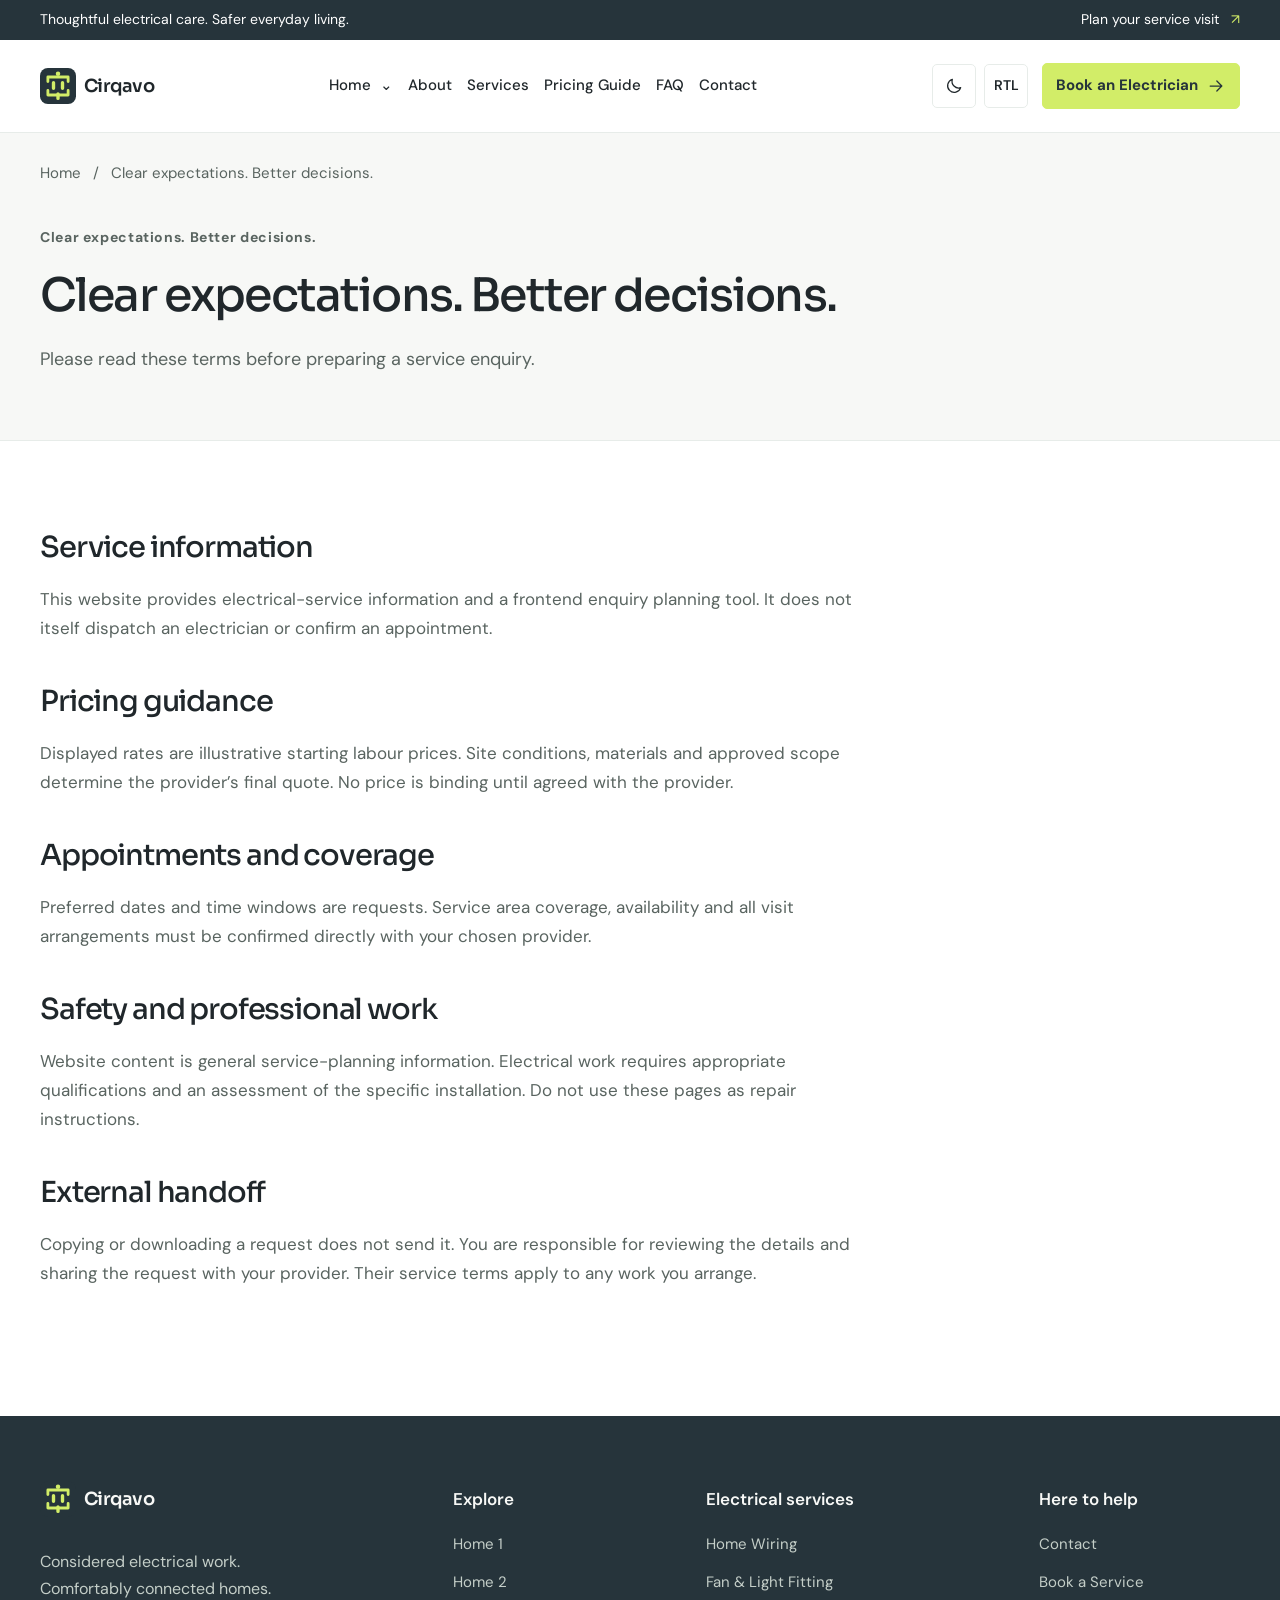
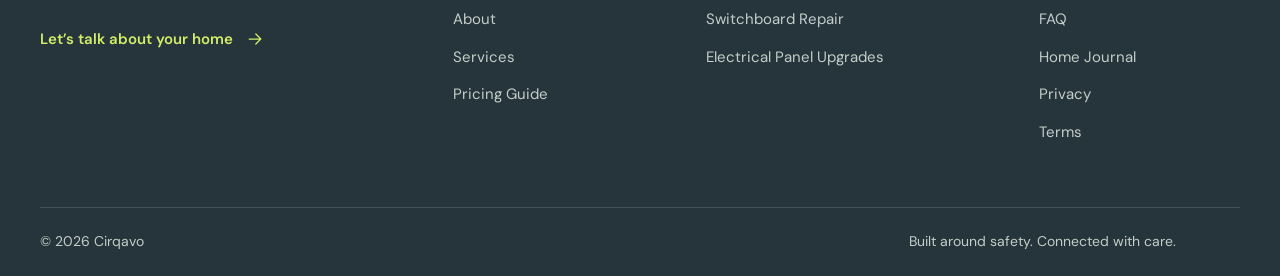
<file: pages/terms.html>
<!doctype html><html lang="en" dir="ltr"><head><meta charset="utf-8"><meta name="viewport" content="width=device-width, initial-scale=1"><meta name="description" content="Clear expectations. Better decisions. — professional home electrical service information, pricing guidance and enquiry planning."><meta property="og:site_name" content="Cirqavo"><meta name="theme-color" content="#26343B"><title>Clear expectations. Better decisions. | Cirqavo</title><link rel="icon" type="image/svg+xml" href="../assets/images/circuit-socket-v2.svg?v=2"><link rel="icon" type="image/png" sizes="32x32" href="../assets/images/favicon-32-v2.png?v=2"><link rel="stylesheet" href="../assets/css/fonts.css"><link rel="stylesheet" href="../assets/css/style.css?v=13"><link rel="stylesheet" href="../assets/css/dark-mode.css?v=6"><link rel="stylesheet" href="../assets/css/rtl.css?v=10"><script>try{document.documentElement.dataset.theme=localStorage.getItem('electrical-theme')||'light';document.documentElement.dir=localStorage.getItem('electrical-direction')||'ltr'}catch(e){}</script><script defer src="../assets/js/config.js?v=6"></script><script defer src="../assets/js/main.js?v=11"></script></head><body data-page="terms"><a class="skip-link" href="#main">Skip to content</a><div class="topbar"><div class="container"><span>Thoughtful electrical care. Safer everyday living.</span><a href="../pages/contact.html#booking">Plan your service visit <span aria-hidden="true">↗</span></a></div></div><header class="site-header"><div class="container header-inner"><a class="brand" href="../index.html" aria-label="Cirqavo home"><img class="brand-mark" src="../assets/images/circuit-socket-v2.svg?v=2" width="42" height="42" alt=""><span>Cirqavo</span></a><button class="menu-toggle icon-button" aria-label="Open navigation" aria-expanded="false" aria-controls="navigation"><span></span><span></span></button><div class="nav-scrim"></div><div class="navigation" id="navigation"><nav aria-label="Main navigation"><div class="home-nav"><button class="home-toggle " aria-expanded="false" aria-controls="home-dropdown">Home <span aria-hidden="true">⌄</span></button><div class="home-dropdown" id="home-dropdown"><a href="../index.html">Home 1</a><a href="../pages/home2.html">Home 2</a></div></div><a href="../pages/about.html" >About</a><a href="../pages/services.html" >Services</a><a href="../pages/pricing.html" >Pricing Guide</a><a href="../pages/faq.html" >FAQ</a><a href="../pages/contact.html" >Contact</a></nav><div class="utilities"><button class="theme-toggle icon-button" aria-label="Switch to dark theme"><svg viewBox="0 0 24 24" fill="none" stroke="currentColor" stroke-width="1.5" stroke-linecap="round" stroke-linejoin="round" aria-hidden="true"><path d="M20 14A8 8 0 0 1 10 4 8 8 0 1 0 20 14Z"/></svg></button><button class="direction-toggle" aria-label="Switch to right-to-left layout">RTL</button></div><a class="button header-book" href="../pages/contact.html#booking" aria-label="Book an Electrician">Book an Electrician <svg viewBox="0 0 24 24" fill="none" stroke="currentColor" stroke-width="1.5" stroke-linecap="round" stroke-linejoin="round" aria-hidden="true"><path d="M5 12h14m-6-6 6 6-6 6"/></svg></a></div></div></header><main id="main"><section class="page-banner"><div class="container"><div class="breadcrumb"><a href="../index.html">Home</a><span>/</span>Clear expectations. Better decisions.</div><span class="eyebrow">Clear expectations. Better decisions.</span><h1>Clear expectations. Better decisions.</h1><p>Please read these terms before preparing a service enquiry.</p></div></section><section class="section"><div class="container legal-copy"><section><h2>Service information</h2><p>This website provides electrical-service information and a frontend enquiry planning tool. It does not itself dispatch an electrician or confirm an appointment.</p></section><section><h2>Pricing guidance</h2><p>Displayed rates are illustrative starting labour prices. Site conditions, materials and approved scope determine the provider’s final quote. No price is binding until agreed with the provider.</p></section><section><h2>Appointments and coverage</h2><p>Preferred dates and time windows are requests. Service area coverage, availability and all visit arrangements must be confirmed directly with your chosen provider.</p></section><section><h2>Safety and professional work</h2><p>Website content is general service-planning information. Electrical work requires appropriate qualifications and an assessment of the specific installation. Do not use these pages as repair instructions.</p></section><section><h2>External handoff</h2><p>Copying or downloading a request does not send it. You are responsible for reviewing the details and sharing the request with your provider. Their service terms apply to any work you arrange.</p></section></div></section></main><footer class="site-footer"><div class="container footer-grid"><div class="footer-identity"><a class="brand" href="../index.html" aria-label="Cirqavo home"><img class="brand-mark" src="../assets/images/circuit-socket-v2.svg?v=2" width="42" height="42" alt=""><span>Cirqavo</span></a><p>Considered electrical work.<br>Comfortably connected homes.</p><a class="text-link" href="../pages/contact.html#booking">Let’s talk about your home <svg viewBox="0 0 24 24" fill="none" stroke="currentColor" stroke-width="1.5" stroke-linecap="round" stroke-linejoin="round" aria-hidden="true"><path d="M5 12h14m-6-6 6 6-6 6"/></svg></a></div><div><h3>Explore</h3><a href="../index.html">Home 1</a><a href="../pages/home2.html">Home 2</a><a href="../pages/about.html">About</a><a href="../pages/services.html">Services</a><a href="../pages/pricing.html">Pricing Guide</a></div><div><h3>Electrical services</h3><a href="../pages/service-details.html?service=wiring">Home Wiring</a><a href="../pages/service-details.html?service=lighting">Fan & Light Fitting</a><a href="../pages/service-details.html?service=switchboard">Switchboard Repair</a><a href="../pages/service-details.html?service=panel">Electrical Panel Upgrades</a></div><div><h3>Here to help</h3><a href="../pages/contact.html">Contact</a><a href="../pages/contact.html#booking">Book a Service</a><a href="../pages/faq.html">FAQ</a><a href="../pages/blog.html">Home Journal</a><a href="../pages/privacy.html">Privacy</a><a href="../pages/terms.html">Terms</a></div></div><div class="container footer-bottom"><span>© 2026 Cirqavo</span><span>Built around safety. Connected with care.</span><button class="back-top icon-button" aria-label="Back to top" hidden>↑</button></div></footer></body></html>
</file>
<file: assets/css/fonts.css>
@font-face {
  font-family: 'DM Sans';
  font-style: normal;
  font-weight: 400;
  font-display: swap;
  src: url(../fonts/dm-sans-400.ttf) format('truetype');
}
@font-face {
  font-family: 'DM Sans';
  font-style: normal;
  font-weight: 500;
  font-display: swap;
  src: url(../fonts/dm-sans-500.ttf) format('truetype');
}
@font-face {
  font-family: 'DM Sans';
  font-style: normal;
  font-weight: 600;
  font-display: swap;
  src: url(../fonts/dm-sans-600.ttf) format('truetype');
}
@font-face {
  font-family: 'DM Sans';
  font-style: normal;
  font-weight: 700;
  font-display: swap;
  src: url(../fonts/dm-sans-700.ttf) format('truetype');
}
@font-face {
  font-family: 'Sora';
  font-style: normal;
  font-weight: 400;
  font-display: swap;
  src: url(../fonts/sora-400.ttf) format('truetype');
}
@font-face {
  font-family: 'Sora';
  font-style: normal;
  font-weight: 500;
  font-display: swap;
  src: url(../fonts/sora-500.ttf) format('truetype');
}
@font-face {
  font-family: 'Sora';
  font-style: normal;
  font-weight: 600;
  font-display: swap;
  src: url(../fonts/sora-600.ttf) format('truetype');
}
@font-face {
  font-family: 'Sora';
  font-style: normal;
  font-weight: 700;
  font-display: swap;
  src: url(../fonts/sora-700.ttf) format('truetype');
}
</file>
<file: assets/css/style.css>
/* 1. THEME TOKENS --------------------------------------------------------- */
:root {
  --slate: #26343b;
  --citron: #d2ed68;
  --paper: #ffffff;
  --soft: #f7f8f6;
  --line: #e7ece9;
  --ink: #20272b;
  --muted: #596460;
  --header: rgba(255, 255, 255, .97);
  --radius: 10px;
  --font: 'DM Sans', sans-serif;
  --heading: 'Sora', sans-serif;
}

/* 2. TYPOGRAPHY ----------------------------------------------------------- */
body { font: 17px/1.7 var(--font); color: var(--ink); }
h1, h2, h3, h4 { margin: 0 0 20px; font-family: var(--heading); font-weight: 500; line-height: 1.25; letter-spacing: -.04em; text-wrap: balance; }
h1 { font-size: 56px; }
h2 { font-size: 38px; }
h3 { font-size: 23px; letter-spacing: -.025em; }
p { margin: 0 0 22px; color: var(--muted); }
.eyebrow { display: block; margin-bottom: 18px; color: var(--muted); font-size: 14px; font-weight: 700; line-height: 1.6; letter-spacing: .045em; }
.small, .pricing-note, .credential-note { font-size: 16px; line-height: 1.65; }
::selection { background: var(--citron); color: var(--slate); }

/* 3. GLOBAL LAYOUT -------------------------------------------------------- */
* { box-sizing: border-box; }
html { overflow-x: clip; scroll-behavior: smooth; scroll-padding-top: 115px; }
body { display: flex; flex-direction: column; min-height: 100vh; margin: 0; overflow-x: clip; background: var(--paper); }
main { flex: 1; }
a { color: inherit; text-decoration: none; }
a:hover { color: var(--muted); }
img { display: block; width: 100%; object-fit: cover; }
svg { width: 24px; height: 24px; flex-shrink: 0; vertical-align: middle; }
figure { margin: 0; }
figcaption { font-size: 14px; line-height: 1.6; }
ul, ol { padding-inline-start: 22px; }
hr { border: 0; border-top: 1px solid var(--line); }
[hidden] { display: none !important; }
:focus-visible { outline: 3px solid var(--muted); outline-offset: 5px; }
.container { --page-gutter: max(56px, calc((100vw - 1280px) / 2)); width: min(1280px, calc(100% - 112px)); margin-inline: auto; }
.container.narrow, .container.legal-copy { margin-inline-start: var(--page-gutter); margin-inline-end: 0; }
.section { padding-block: 88px; }
.soft { background: var(--soft); }
.narrow { max-width: 900px; }
.sr-only { position: absolute; width: 1px; height: 1px; padding: 0; margin: -1px; overflow: clip; clip-path: inset(50%); white-space: nowrap; }
.skip-link { position: fixed; top: -100px; inset-inline-start: 20px; z-index: 300; padding: 10px 20px; background: var(--citron); color: var(--slate); }
.skip-link:focus { top: 15px; }

/* 4. HEADER & NAVIGATION -------------------------------------------------- */
.topbar { background: var(--slate); color: #fff; padding-block: 8px; font-size: 14px; }
.topbar .container { display: flex; justify-content: space-between; gap: 24px; }
.topbar a { color: #fff; }
.topbar a span { margin-inline-start: 8px; color: var(--citron); }
.site-header { position: sticky; top: 0; z-index: 100; border-bottom: 1px solid var(--line); background: var(--header); backdrop-filter: blur(12px); }
.header-inner { display: flex; align-items: center; gap: 20px; min-height: 92px; }
.brand { display: inline-flex; align-items: center; gap: 10px; flex-shrink: 0; font: 600 20px/1.25 var(--heading); letter-spacing: -.04em; }
.brand-mark { width: 42px; height: 42px; flex-shrink: 0; object-fit: contain; }
.navigation { display: flex; align-items: center; justify-content: space-between; flex: 1; gap: 20px; }
.navigation nav { display: flex; align-items: center; gap: 21px; margin-inline: auto; }
.navigation nav > a, .home-toggle { position: relative; padding: 33px 0; font-size: 15px; font-weight: 500; white-space: nowrap; }
.navigation nav > a[aria-current]::after, .home-toggle.active::after { content: ''; position: absolute; bottom: 20px; inset-inline-start: 0; width: 24px; height: 2px; background: var(--ink); }
.home-toggle span { margin-inline-start: 5px; }
.home-nav { position: relative; }
.home-dropdown { display: none; position: absolute; top: calc(100% - 7px); inset-inline-start: -18px; z-index: 110; width: 255px; padding: 10px; border: 1px solid var(--line); border-radius: 8px; background: var(--paper); box-shadow: 0 12px 28px #14181b12; }
.home-dropdown a { display: block; padding: 11px 12px; border-radius: 4px; font-size: 16px; }
.home-dropdown a:hover { background: var(--soft); color: var(--ink); }
.home-nav.open .home-dropdown { display: block; }
.utilities { display: flex; gap: 8px; }
.direction-toggle { height: 44px; min-width: 44px; border: 1px solid var(--line); border-radius: 5px; font-size: 14px; font-weight: 600; }
.header-book { flex-shrink: 0; }
.nav-scrim { display: none; }

/* 5. BUTTONS & CONTROLS --------------------------------------------------- */
button, input, textarea, select { font: inherit; }
button, a { touch-action: manipulation; -webkit-tap-highlight-color: transparent; }
button { border: 0; background: none; color: inherit; cursor: pointer; }
button:disabled { cursor: wait; }
.button { display: inline-flex; align-items: center; justify-content: center; gap: 14px; min-height: 52px; padding: 13px 21px; border: 1px solid var(--citron); border-radius: 5px; background: var(--citron); color: var(--slate); font-size: 16px; font-weight: 700; line-height: 1.45; }
.button:hover { background: #c5df5e; color: var(--slate); box-shadow: 0 4px 12px #26343b12; }
.button svg { width: 20px; height: 20px; }
.button-outline { border-color: var(--line); background: transparent; color: var(--ink); }
.button-outline:hover { background: var(--soft); color: var(--ink); }
.text-link { display: inline-flex; align-items: center; gap: 12px; font-size: 16px; font-weight: 600; line-height: 1.6; }
.text-link svg { width: 20px; height: 20px; }
.text-link:hover { text-decoration: underline; text-underline-offset: 5px; }
.icon-button { display: inline-flex; align-items: center; justify-content: center; width: 44px; height: 44px; border: 1px solid var(--line); border-radius: 5px; }
.icon-button svg { width: 20px; height: 20px; }
.header-book { min-height: 46px; padding: 11px 16px; gap: 12px; font-size: 15px; }
.menu-toggle { display: none; }

/* 6. SHARED SECTION COMPONENTS ------------------------------------------- */
.section-heading { max-width: 850px; margin-bottom: 38px; text-align: start; }
.section-heading h2 { margin-bottom: 16px; }
.section-heading p { max-width: 720px; margin-bottom: 0; font-size: 18px; }
.section-heading .text-link, .section-heading .button { margin-top: 22px; }
.page-banner { padding-block: 28px 65px; border-bottom: 1px solid var(--line); background: var(--soft); text-align: start; }
.breadcrumb { display: flex; flex-wrap: wrap; gap: 12px; margin-bottom: 40px; color: var(--muted); font-size: 15px; }
.page-banner h1 { max-width: 900px; font-size: 46px; }
.page-banner p { max-width: 760px; margin-bottom: 0; font-size: 18px; }
.notice { padding: 24px 28px; border-inline-start: 3px solid var(--citron); border-radius: 0 6px 6px 0; background: var(--soft); }
.notice h3 { margin-bottom: 12px; font-size: 22px; }
.notice p { margin-bottom: 0; font-size: 16px; }
.notice strong { display: block; margin-bottom: 8px; }
.connection-id { display: grid; place-items: center; width: 36px; height: 36px; border: 1px solid var(--line); border-radius: 5px; color: var(--muted); font-size: 14px; }
.little-node { display: inline-block; width: 8px; height: 8px; flex-shrink: 0; border: 1px solid var(--muted); border-radius: 50%; background: var(--citron); }
.circuit { position: absolute; width: 100%; height: auto; overflow: visible; fill: none; stroke: var(--citron); pointer-events: none; }
.circuit path { stroke-width: 1.5; stroke-dasharray: 1200; stroke-dashoffset: 1200; transition: stroke-dashoffset 2s ease; }
.circuit circle { stroke-width: 1.5; fill: var(--paper); }
.circuit.visible path { stroke-dashoffset: 0; }
.circuit.visible .circuit-node { animation: node-light 1.2s ease 1.2s; }
.circuit .travelling-light { fill: var(--citron); stroke: none; }
.component-detail { display: flex; align-items: center; gap: 25px; margin-bottom: 36px; padding: 25px; border: 1px solid var(--line); border-radius: var(--radius); background: var(--soft); }
.component-detail img { width: 115px; height: 100px; flex-shrink: 0; border-radius: 6px; object-position: center 50%; box-shadow: 6px 8px 0 var(--line); transform: perspective(600px) rotateY(-8deg); }
.component-detail h3 { margin-bottom: 8px; }
.component-detail p { margin: 0; font-size: 16px; }
.accordion details { border-bottom: 1px solid var(--line); }
.accordion details:first-child { border-top: 1px solid var(--line); }
.accordion summary { display: flex; align-items: center; justify-content: space-between; gap: 25px; padding: 25px 0; list-style: none; font: 500 20px/1.5 var(--heading); letter-spacing: -.025em; cursor: pointer; }
.accordion summary::-webkit-details-marker { display: none; }
.accordion summary > span:not(.faq-question) { color: var(--muted); font: 400 25px/1 var(--font); transition: transform .2s; }
.accordion details[open] summary > span:not(.faq-question) { transform: rotate(45deg); }
.accordion details > p { max-width: 90%; padding-bottom: 8px; font-size: 17px; }
/* Closing actions share an editorial hierarchy, but each page has its own content. */
.closing { padding-block: 50px 70px; }
.closing-inner { position: relative; display: block; padding-block: 35px; border-top: 1px solid var(--line); text-align: start; }
.closing-copy { max-width: 850px; }
.closing h2 { margin-bottom: 16px; font-size: 36px; }
.closing p { max-width: 710px; margin-bottom: 24px; font-size: 17px; }
.terminal-mark { display: grid; place-items: center; margin-bottom: 24px; flex-shrink: 0; width: 60px; height: 60px; border: 1px solid var(--line); border-radius: 8px; }
.terminal-mark svg { width: 30px; height: 30px; }
.closing-terminal .terminal-mark { background: var(--slate); color: var(--citron); border-color: var(--slate); }
.closing-plan .closing-inner { padding: 40px; border: 1px solid var(--line); border-inline-start: 5px solid var(--citron); background: var(--soft); }
.closing-rail .closing-inner { padding-inline-start: 30px; border-top: 0; border-inline-start: 2px solid var(--line); }
.closing-rail .terminal-mark { width: 18px; height: 18px; position: absolute; inset-inline-start: -10px; top: 40px; background: var(--citron); border: 1px solid var(--muted); border-radius: 50%; }
.closing-rail .terminal-mark svg { display: none; }
.site-footer { padding-top: 65px; background: var(--slate); color: #f7f8f6; }
.footer-grid { display: grid; grid-template-columns: 1.4fr .8fr 1.1fr .75fr; gap: 38px; padding-bottom: 50px; }
.footer-identity p { margin-top: 22px; color: #c4cec8; font-size: 16px; }
.footer-identity .text-link { color: var(--citron); font-size: 15px; }
.footer-grid > div > h3 { margin: 6px 0 20px; font: 600 17px/1.5 var(--font); letter-spacing: 0; }
.footer-grid > div:not(:first-child) > a { display: block; margin-bottom: 12px; color: #c4cec8; font-size: 15px; }
.footer-grid > div > a:hover { color: #fff; }
.footer-bottom { display: flex; align-items: center; gap: 25px; padding-block: 22px; padding-inline-end: 64px; border-top: 1px solid #ffffff25; color: #c4cec8; font-size: 14px; }
.footer-bottom > span:nth-child(2) { margin-inline-start: auto; }
.back-top { position: fixed; inset-inline-end: max(20px, env(safe-area-inset-right)); bottom: max(20px, env(safe-area-inset-bottom)); z-index: 90; width: 46px; height: 46px; margin: 0; border: 1px solid #ffffff70; border-radius: 50%; background: var(--slate); color: #fff; box-shadow: 0 4px 16px #14181b30; font-size: 24px; }
.back-top:hover { background: var(--citron); color: var(--slate); border-color: var(--citron); }

/* 7. PAGE-SPECIFIC COMPONENTS --------------------------------------------- */
/* Home 1: practical repair discovery. */
.hero { position: relative; padding-block: 65px; background: var(--soft); }
.hero-grid { display: grid; grid-template-columns: 1fr 1fr; align-items: center; gap: 65px; }
.hero-copy { min-width: 0; padding-block: 14px; }
.hero-copy > .eyebrow { display: flex; align-items: center; gap: 10px; }
.hero h1 { font-size: 57px; line-height: 1.17; margin-bottom: 26px; }
.underlined { position: relative; z-index: 0; white-space: nowrap; }
.underlined::after { content: ''; position: absolute; z-index: -1; left: 0; right: 0; bottom: 3px; height: 12px; background: var(--citron); transform: rotate(-2deg); }
.hero-copy > p { max-width: 500px; margin-bottom: 30px; font-size: 18px; line-height: 1.8; }
.hero-actions { display: flex; flex-wrap: wrap; gap: 12px; }
.hero-assurance { display: flex; flex-wrap: wrap; gap: 13px 22px; margin-top: 30px; color: var(--muted); font-size: 15px; }
.hero-assurance span { display: flex; align-items: center; gap: 7px; }
.hero-assurance svg { width: 18px; height: 18px; }
.hero-visual { position: relative; min-width: 0; padding-bottom: 28px; }
.hero-photo { position: relative; z-index: 1; height: 500px; overflow: clip; border-radius: 12px 80px 12px 12px; }
.hero-photo > img { height: 100%; object-position: 40% center; }
.hero-photo::after { content: ''; position: absolute; inset: 50% 0 0; background: linear-gradient(transparent, #14181ba0); }
.photo-corner { position: absolute; z-index: 1; bottom: 36px; inset-inline-start: 27px; color: #fff; font-size: 15px; line-height: 1.8; }
.component-card { position: absolute; z-index: 2; inset-inline-end: -20px; bottom: 45px; width: 172px; padding: 10px 10px 15px; border-radius: 8px; background: #fff; box-shadow: 0 12px 30px #14181b25; transform: perspective(700px) rotateY(-14deg) rotate(5deg); transition: transform .3s; }
.component-card:hover { transform: rotate(1deg) translateY(-4px); }
.component-card img { height: 130px; border-radius: 4px; object-position: center 49%; }
.component-card > span { display: block; padding: 9px 6px 0; color: #596460; font-size: 15px; line-height: 1.5; }
.component-card strong { color: #20272b; font-size: 15px; font-weight: 500; }
.photo-label { position: absolute; z-index: 2; bottom: 0; inset-inline-start: 26px; display: flex; align-items: center; gap: 9px; padding: 12px 18px; border: 1px solid var(--line); border-radius: 5px; background: var(--paper); font-size: 15px; }
.hero-visual > .circuit { z-index: 0; bottom: -2px; inset-inline-start: -9%; width: 116%; stroke: #9dab7b; }
.service-strip { border-bottom: 1px solid var(--line); }
.service-strip .container { display: grid; grid-template-columns: repeat(4, 1fr); padding-block: 26px; }
.service-strip a { display: flex; align-items: center; gap: 12px; padding-inline: 20px; border-inline-end: 1px solid var(--line); font-size: 15px; font-weight: 600; line-height: 1.5; }
.service-strip a:first-child { padding-inline-start: 0; }
.service-strip a:last-child { padding-inline-end: 0; border: 0; }
.strip-arrow { margin-inline-start: auto; }
.service-explorer { display: grid; grid-template-columns: 1.05fr 1fr; gap: 26px; }
.service-modules { display: grid; grid-template-columns: 1fr 1fr; gap: 16px; }
.service-module { position: relative; min-width: 0; padding: 24px; border: 1px solid var(--line); border-radius: 8px; background: var(--soft); text-align: start; transition: border-color .2s, box-shadow .2s; }
.service-module.selected { border-color: var(--muted); background: var(--paper); box-shadow: inset 0 -4px var(--citron); }
.service-module:hover, .service-module:focus-visible { border-color: var(--muted); }
.service-module::after { content: ''; position: absolute; inset-inline-start: 22px; bottom: -5px; width: 8px; height: 8px; border: 1px solid var(--line); border-radius: 50%; background: var(--paper); }
.service-module.selected::after { border-color: var(--muted); background: var(--citron); }
.module-top { display: flex; align-items: center; justify-content: space-between; margin-bottom: 24px; }
.module-top > svg { width: 28px; height: 28px; }
.selection-node { width: 10px; height: 10px; border: 1px solid var(--muted); border-radius: 50%; background: var(--paper); }
.selected .selection-node { background: var(--citron); box-shadow: 0 0 0 4px #d2ed6825; }
.service-module > img { position: absolute; top: 20px; inset-inline-end: 44px; width: 66px; height: 44px; border-radius: 4px; opacity: .9; }
.service-module > strong { display: block; min-height: 54px; margin-bottom: 12px; font: 500 21px/1.3 var(--heading); letter-spacing: -.035em; }
.service-module > span:not(.module-top):not(.module-number) { display: block; color: var(--muted); font-size: 16px; line-height: 1.6; }
.module-number { display: flex; align-items: center; justify-content: space-between; margin-top: 20px; color: var(--muted); font-size: 14px; }
.module-number > span { font-size: 22px; }
.service-panel { position: relative; display: flex; flex-direction: column; min-width: 0; border: 1px solid var(--line); border-radius: 8px; background: var(--soft); overflow: clip; }
.explorer-image { flex: 1; min-height: 245px; max-height: 345px; }
.explorer-copy { padding: 29px; }
.explorer-copy h3 { font-size: 28px; }
.explorer-copy p { font-size: 17px; }
.explorer-copy .text-link { padding-inline-end: 50px; }
.explorer-route { position: absolute; inset-inline-end: 22px; bottom: 28px; width: 64px; height: 28px; fill: none; stroke: var(--muted); opacity: .5; pointer-events: none; }
.explorer-route path { stroke-width: 1.5; stroke-dasharray: 180; }
.explorer-route circle { fill: var(--citron); stroke: var(--muted); }
.service-panel.route-active .explorer-route { opacity: 1; stroke: var(--muted); }
.service-panel.route-active .explorer-route path { animation: route-trace .8s ease; }
.diagnostic-head, .diagnostic-row { display: grid; grid-template-columns: 100px 1.1fr 1.3fr 175px; align-items: center; gap: 25px; }
.diagnostic-head { padding-bottom: 18px; color: var(--muted); font-size: 15px; }
.diagnostic-row { padding-block: 25px; border-top: 1px solid var(--line); }
.diagnostic-row h3 { margin: 0; font-size: 22px; }
.diagnostic-row p { margin: 0; font-size: 16px; }
.diagnostic-action { display: flex; align-items: center; justify-content: space-between; gap: 10px; font-size: 15px; font-weight: 600; }
.diagnostic-action svg { width: 19px; }
.diagnostic-row:hover .connection-id { background: var(--citron); color: var(--slate); border-color: var(--citron); }
.process-board { padding: 22px; border: 1px solid var(--line); border-radius: 9px; background: var(--soft); }
.process-grid { position: relative; display: grid; grid-template-columns: 1fr 1fr; gap: 26px; margin: 0; padding: 0; list-style: none; }
.process-grid::before { content: ''; position: absolute; inset: 18px 50%; border-inline-start: 1px solid var(--muted); opacity: .4; }
.process-grid li { position: relative; display: grid; grid-template-columns: 45px 1fr; gap: 17px; padding: 28px; border: 1px solid var(--line); border-radius: 6px; background: var(--paper); }
.process-grid li::after { content: ''; position: absolute; top: 51px; inset-inline-end: -15px; width: 14px; border-top: 1px solid var(--muted); }
.process-grid li:nth-child(even)::after { inset-inline-end: auto; inset-inline-start: -15px; }
.step-number { display: grid; place-items: center; width: 42px; height: 42px; border: 1px solid var(--line); border-radius: 5px; font-size: 15px; background: var(--soft); }
.stage-label { display: block; margin-bottom: 13px; color: var(--muted); font-size: 15px; font-weight: 600; }
.process-grid h3 { margin-bottom: 12px; font-size: 23px; }
.process-grid p { margin: 0; font-size: 16px; }
.stage-terminal { position: absolute; top: 47px; inset-inline-end: -5px; width: 8px; height: 8px; border: 1px solid var(--muted); border-radius: 50%; background: var(--citron); }
.process-grid li:nth-child(even) .stage-terminal { inset-inline-end: auto; inset-inline-start: -5px; }
.safety-feature, .panel-spotlight { background: var(--slate); color: #fff; }
.safety-feature p, .panel-spotlight p { color: #c8d0cc; }
.safety-feature .eyebrow, .panel-spotlight .eyebrow { color: var(--citron); }
.safety-photo { position: relative; }
.safety-photo img { height: 370px; border-radius: 8px; object-position: center 44%; }
.safety-photo::after { content: ''; position: absolute; inset: 55% 0 0; border-radius: 0 0 8px 8px; background: linear-gradient(transparent, #14181bb5); }
.safety-photo figcaption { position: absolute; z-index: 1; bottom: 23px; inset-inline-start: 26px; color: #fff; font-size: 16px; }
.safety-records { display: grid; grid-template-columns: repeat(3, 1fr); margin-block: 35px; }
.safety-records > div { display: grid; grid-template-columns: 24px 1fr; column-gap: 14px; padding-inline: 28px; border-inline-end: 1px solid #ffffff30; }
.safety-records > div:first-child { padding-inline-start: 0; }
.safety-records > div:last-child { border: 0; padding-inline-end: 0; }
.safety-records > div > span { color: var(--citron); }
.safety-records h3 { margin-bottom: 12px; font-size: 23px; }
.safety-records p { grid-column: 2; margin: 0; font-size: 16px; }
.safety-feature .text-link { color: #fff; }
.credential-note { padding-top: 22px; border-top: 1px solid #ffffff30; }
.feature-mosaic { display: grid; grid-template-columns: 1.3fr 1fr; grid-template-rows: 245px 245px; gap: 20px; }
.feature-photo { position: relative; overflow: clip; border-radius: 8px; color: #fff; }
.feature-primary { grid-row: 1 / 3; }
.feature-photo > img { height: 100%; transition: transform .5s; }
.feature-photo::after { content: ''; position: absolute; inset: 20% 0 0; background: linear-gradient(transparent, #14181be0); }
.feature-photo > span { position: absolute; z-index: 1; inset-inline: 28px; bottom: 25px; }
.feature-photo small { font-size: 15px; }
.feature-photo h3 { max-width: 370px; margin-block: 12px 16px; font-size: 27px; }
.feature-primary h3 { font-size: 35px; }
.feature-photo b { font-size: 16px; font-weight: 500; }
.feature-photo:hover { color: #fff; }
.feature-photo:hover img { transform: scale(1.025); }
.price-preview { background: var(--soft); }
.rate-preview-list > a { display: grid; grid-template-columns: 50px 1fr 1fr 190px 100px; align-items: center; gap: 22px; padding-block: 26px; border-top: 1px solid var(--line); }
.rate-preview-list > a:last-child { border-bottom: 1px solid var(--line); }
.rate-number { color: var(--muted); font-size: 14px; }
.rate-preview-list h3 { margin: 0; font-size: 22px; }
.rate-preview-list a > span:nth-child(3) { color: var(--muted); font-size: 16px; }
.rate-preview-list strong { font: 500 22px/1.4 var(--heading); letter-spacing: -.03em; }
.rate-enquire { display: flex; align-items: center; gap: 10px; font-size: 16px; }
.rate-enquire svg { width: 19px; }
.pricing-note { margin: 24px 0 0; }
/* Home 2: architectural electrical care. */
.premium-hero { position: relative; isolation: isolate; overflow: clip; background: var(--slate); color: #fff; }
.premium-hero > img { position: absolute; inset: 0; z-index: -2; height: 100%; object-position: center bottom; }
.premium-hero::after { content: ''; position: absolute; inset: 0; z-index: -1; background: linear-gradient(90deg, #14181be8 0%, #14181bc2 38%, #14181b22 82%); }
.premium-content { display: grid; grid-template-columns: 1fr .55fr; align-items: end; gap: 80px; padding-block: 76px 64px; }
.premium-heading { max-width: 580px; padding-inline-start: 28px; border-inline-start: 2px solid var(--citron); }
.premium-heading > .eyebrow { color: #d2ed68; font-size: 15px; }
.premium-hero h1 { font-size: clamp(40px, 3.7vw, 54px); line-height: 1.2; }
.premium-hero p { max-width: 490px; color: #f7f8f6; font-size: 18px; }
.premium-actions { display: flex; flex-wrap: wrap; align-items: center; gap: 22px; margin-top: 30px; }
.premium-link { display: inline-flex; align-items: center; gap: 10px; color: #fff; font-size: 16px; font-weight: 600; }
.premium-link:hover { color: var(--citron); }
.premium-installation { max-width: 330px; padding-inline-start: 24px; border-inline-start: 1px solid #ffffff60; }
.premium-installation > .circuit { position: relative; display: block; width: 160px; height: 48px; margin-bottom: 22px; }
.premium-caption { display: block; margin-bottom: 14px; color: var(--citron); font-size: 15px; letter-spacing: .04em; font-weight: 700; }
.premium-installation > span:last-child { font-size: 16px; line-height: 1.7; }

.home-explorer { display: grid; grid-template-columns: 1.3fr 1fr; align-items: center; gap: 45px; padding: 35px; border: 1px solid var(--line); border-radius: 9px; background: var(--soft); }
.room-plan { position: relative; min-width: 0; }
.room-plan > svg { width: 100%; height: auto; stroke: var(--muted); stroke-width: 2; }
.room-route { stroke: var(--citron); stroke-width: 5; transition: stroke-dashoffset 1s; }
.room-hotspot { position: absolute; left: var(--x); top: var(--y); padding: 8px 12px; border: 1px solid var(--line); border-radius: 5px; background: var(--paper); box-shadow: 0 3px 10px #14181b10; font-size: 15px; white-space: nowrap; transform: translate(-50%, -50%); }
.room-hotspot[aria-pressed=true] { border-color: var(--slate); background: var(--citron); color: var(--slate); }
.room-hotspot span { margin-inline-start: 8px; }
.room-description h3 { font-size: 28px; }
.room-description p { font-size: 17px; }
.lighting-composition { border-bottom: 1px solid var(--line); }
.lighting-composition > img { height: 430px; border-radius: 8px; object-position: center 43%; }
.lighting-notes { display: grid; grid-template-columns: repeat(3, 1fr); gap: 35px; padding-block: 30px 10px; }
.lighting-notes span { display: block; margin-bottom: 16px; color: var(--muted); font-size: 15px; }
.lighting-notes h3 { font-size: 22px; }
.lighting-notes p { font-size: 16px; }
.upgrade-comparison { display: grid; grid-template-columns: repeat(2, minmax(0, 1fr)); border: 1px solid var(--line); border-radius: 8px; background: var(--paper); overflow: clip; }
.upgrade-comparison article { display: grid; grid-row: span 5; grid-template-rows: subgrid; padding: 30px; }
.upgrade-comparison article + article { border-inline-start: 1px solid var(--line); }
.comparison-title { display: flex; align-items: flex-start; gap: 16px; margin-bottom: 25px; }
.comparison-title h3 { margin: 0; }
.upgrade-comparison article > img { height: 180px; margin-bottom: 8px; border-radius: 5px; }
.upgrade-comparison dl { display: contents; }
.upgrade-comparison dl > div { padding-block: 20px; border-bottom: 1px solid var(--line); }
.upgrade-comparison dt { margin-bottom: 8px; color: var(--muted); font-size: 15px; font-weight: 600; }
.upgrade-comparison dd { margin: 0; font-size: 16px; }
.upgrade-comparison article > .text-link { align-self: end; margin-top: 24px; }
.panel-assembly { display: grid; grid-template-columns: .8fr 1.2fr; gap: 65px; align-items: start; }
.panel-assembly figure { padding: 25px; border: 1px solid #ffffff30; border-radius: 8px; background: #ffffff08; }
.panel-assembly figure img { max-height: 450px; border-radius: 5px; object-fit: contain; background: #e7ece9; }
.panel-assembly figcaption { margin-top: 18px; color: #d4dcd7; }
.panel-callouts > div { position: relative; margin-inline-start: 14px; padding: 0 0 26px 30px; padding-inline: 30px 0; border-inline-start: 1px solid #ffffff40; }
.panel-callouts > div:last-of-type { margin-bottom: 8px; border-color: transparent; }
.callout-node { position: absolute; top: 8px; inset-inline-start: -5px; width: 9px; height: 9px; border: 1px solid var(--citron); border-radius: 50%; background: var(--slate); }
.panel-callouts h3 { margin-bottom: 14px; }
.panel-callouts p { font-size: 17px; }
.panel-callouts .text-link { color: #fff; }
.consideration-ledger > div { display: grid; grid-template-columns: .85fr 1.15fr; gap: 45px; padding-block: 26px; border-top: 1px solid var(--line); }
.consideration-ledger h3 { margin: 0; }
.consideration-ledger p { margin: 0; font-size: 17px; }
.estimate-panel { padding: 35px 0 0 30px; padding-inline: 30px 0; border-inline-start: 3px solid var(--citron); }
.estimate-panel > p { max-width: 760px; font-size: 18px; }
.estimate-choices { display: grid; grid-template-columns: 1fr 1fr; gap: 45px; margin-block: 35px; }
.estimate-choices > div { padding-top: 22px; border-top: 1px solid var(--line); }
.estimate-choices span { display: block; margin-bottom: 18px; color: var(--muted); font-size: 15px; }
.estimate-choices strong { display: block; margin-bottom: 12px; font: 500 28px/1.4 var(--heading); letter-spacing: -.035em; }
.estimate-choices p { font-size: 16px; }
/* About: editorial standards, deliberately not a service timeline. */
.about-photo-mosaic { display: grid; grid-template-columns: 1.4fr 1fr; gap: 25px; align-items: end; }
.about-photo-mosaic figure:first-child img { height: 370px; }
.about-photo-mosaic figure:last-child img { height: 280px; }
.about-photo-mosaic img { border-radius: 7px; }
.about-photo-mosaic figcaption { margin-top: 15px; color: var(--muted); font-size: 16px; }
.principle-ledger { margin: 0; }
.principle-ledger > div { display: grid; grid-template-columns: .8fr 1.2fr; gap: 55px; padding-block: 32px; border-top: 1px solid var(--line); }
.principle-ledger dt { display: flex; align-items: flex-start; gap: 25px; font-size: 18px; font-weight: 600; }
.principle-ledger dt > span { padding-top: 3px; color: var(--muted); font-size: 14px; font-weight: 400; }
.principle-ledger dd { margin: 0; }
.principle-ledger h3 { font-size: 24px; }
.principle-ledger p { margin: 0; font-size: 17px; }
.communication-board { display: grid; grid-template-columns: 1fr 1fr; gap: 60px; }
.communication-board article { padding-top: 25px; border-top: 2px solid var(--line); }
.communication-board ul { padding-inline-start: 20px; color: var(--muted); }
.communication-board li { margin-block: 12px; font-size: 17px; }
.residential-index { border-bottom: 1px solid var(--line); }
.residential-index a { display: grid; grid-template-columns: 45px .9fr 1.1fr 24px; align-items: center; gap: 22px; padding-block: 25px; border-top: 1px solid var(--line); }
.residential-index a > span { color: var(--muted); font-size: 14px; }
.residential-index h3 { margin: 0; }
.residential-index p { margin: 0; font-size: 16px; }
/* Services: Cirqavo service panels, infrastructure map and support matrix. */
.directory-heading { max-width: 850px; margin-bottom: 36px; }
.directory-heading h2 { margin-bottom: 16px; }
.directory-heading > p { max-width: 760px; margin-bottom: 0; font-size: 18px; }
.service-plan { display: grid; gap: 14px; }
.service-case { border: 1px solid var(--line); border-radius: 8px; overflow: clip; background: var(--paper); }
.service-case[open] { border-color: var(--muted); box-shadow: inset 0 -4px var(--citron); }
.case-summary { display: grid; grid-template-columns: 48px minmax(0, 1fr) 44px; align-items: center; gap: 20px; padding: 22px 26px; list-style: none; cursor: pointer; }
.case-summary::-webkit-details-marker { display: none; }
.case-summary::marker { content: ''; }
.case-icon { display: grid; place-items: center; width: 48px; height: 48px; border-radius: 8px; background: var(--slate); color: var(--citron); }
.case-icon svg { width: 26px; height: 26px; }
.case-heading { margin: 0; font-size: 26px; }
.case-heading > span { display: block; margin-top: 7px; color: var(--muted); font: 400 15px/1.7 var(--font); letter-spacing: 0; }
.case-toggle { position: relative; width: 44px; height: 44px; border: 1px solid var(--line); border-radius: 50%; background: var(--paper); }
.case-toggle::before, .case-toggle::after { content: ''; position: absolute; left: 13px; top: 20px; width: 16px; height: 2px; background: var(--ink); }
.case-toggle::after { transform: rotate(90deg); }
.service-case[open] > .case-summary { background: var(--slate); color: #fff; }
.service-case[open] .case-icon { background: var(--citron); color: var(--slate); }
.service-case[open] .case-heading > span { color: #c4cec8; }
.service-case[open] .case-toggle { background: var(--citron); border-color: var(--citron); }
.service-case[open] .case-toggle::before { background: var(--slate); }
.service-case[open] .case-toggle::after { display: none; }
.case-summary:hover .case-toggle { border-color: var(--muted); }
.case-summary:focus-visible { position: relative; z-index: 1; outline-offset: -4px; }
.service-case[open] > .case-summary:focus-visible { outline-color: var(--citron); }
.case-content { display: grid; grid-template-columns: .9fr 1.1fr; gap: 26px 44px; padding: 32px 36px 36px; border-top: 1px solid var(--line); background: var(--soft); }
.case-brief { padding-top: 0; }
.case-brief h4 { max-width: 390px; margin-bottom: 20px; font-size: 28px; }
.case-brief p { max-width: 440px; font-size: 17px; }
.case-brief .button { margin-top: 5px; }
.case-study { display: contents; }
.case-study figure { min-width: 0; }
.case-image-frame { padding: 10px; border: 1px solid var(--line); border-radius: 8px; background: var(--paper); box-shadow: 6px 8px 0 var(--line); }
.case-image { height: 230px; border-radius: 5px; object-position: center 35%; }
.case-study figcaption { margin-block: 13px 0; color: var(--muted); font-size: 15px; }
.case-checkpoints { grid-column: 1 / -1; display: grid; grid-template-columns: repeat(3, minmax(0, 1fr)); gap: 18px; margin: 0; padding: 0; list-style: none; }
.case-checkpoints li { position: relative; padding-block-start: 16px; border-top: 1px solid var(--line); color: var(--muted); font-size: 16px; line-height: 1.6; }
.case-checkpoints li::before { content: ''; position: absolute; top: -4px; inset-inline-start: 0; width: 7px; height: 7px; border: 1px solid var(--muted); border-radius: 50%; background: var(--citron); }

.connection-system { display: grid; grid-template-columns: 1.15fr .85fr; align-items: center; gap: 60px; padding: 32px; border: 1px solid var(--line); border-radius: 8px; background: var(--paper); }
.connection-map { display: grid; grid-template-columns: 135px 1fr; align-items: center; gap: 36px; }
.map-source, .map-branch { position: relative; display: flex; align-items: center; gap: 14px; min-height: 60px; padding: 14px 18px; border: 1px solid var(--line); border-radius: 5px; background: var(--soft); text-align: start; font-size: 16px; line-height: 1.5; }
.map-source { flex-direction: column; align-items: flex-start; padding: 22px; }
.map-source > svg { width: 32px; height: 32px; }
.map-source::after { content: ''; position: absolute; inset-inline-start: 100%; top: 50%; width: 18px; border-top: 2px solid var(--muted); }
.map-branches { position: relative; display: grid; gap: 16px; }
.map-branch::after { content: ''; position: absolute; inset-inline-start: -18px; top: -10px; bottom: -10px; border-inline-start: 2px solid var(--muted); }
.map-branch:first-child::after { top: 50%; }
.map-branch:last-child::after { bottom: 50%; }
.map-branch::before { content: ''; position: absolute; inset-inline-end: 100%; top: 50%; width: 18px; border-top: 2px solid var(--muted); }
[data-connection][aria-pressed=true] { border-color: var(--muted); background: var(--citron); color: var(--slate); box-shadow: 0 0 0 3px #d2ed6820; }
.map-branch[aria-pressed=true]::before { border-color: var(--ink); }
.connection-result { min-width: 0; padding-inline-start: 28px; border-inline-start: 2px solid var(--citron); }
.connection-result h3 { font-size: 28px; }
.connection-result p { font-size: 17px; }
.support-matrix { border-bottom: 1px solid var(--line); }
.support-matrix-row { display: grid; grid-template-columns: 32px .85fr 1.1fr 115px; align-items: start; gap: 28px; padding-block: 26px; border-top: 1px solid var(--line); }
.support-matrix-row > svg { margin-top: 3px; }
.support-matrix-row h3 { margin: 0; font-size: 22px; }
.support-matrix-row p { margin: 0; font-size: 16px; }
.support-matrix-row:hover { color: var(--ink); }
.visit-summary { display: grid; grid-template-columns: repeat(3, 1fr); gap: 35px; }
.visit-summary > div { padding-top: 22px; border-top: 2px solid var(--line); }
.visit-summary h3 { font-size: 23px; }
.visit-summary p { margin-bottom: 0; font-size: 16px; }
.visit-safety { margin-top: 32px; background: var(--paper); }
/* Service details: photographic specification header and numbered work sections. */
.spec-banner { position: relative; isolation: isolate; background: var(--slate); color: #fff; overflow: clip; }
.spec-banner > img { position: absolute; z-index: -2; inset: 0; height: 100%; object-position: center 40%; }
.spec-banner::after { content: ''; position: absolute; z-index: -1; inset: 0; background: linear-gradient(90deg, #14181bf0 0%, #14181bce 40%, #14181b50 100%); }
.spec-banner-content { padding-block: 26px 55px; }
.spec-banner .breadcrumb { color: #e7ece9; margin-bottom: 35px; }
.spec-banner .eyebrow { color: var(--citron); }
.spec-banner h1 { max-width: 730px; font-size: 50px; }
.spec-banner p { max-width: 550px; color: #f7f8f6; font-size: 18px; }
.spec-price-strip { padding-block: 24px; border-bottom: 1px solid var(--line); background: var(--soft); }
.spec-price-strip .container { display: grid; grid-template-columns: 175px minmax(180px, .8fr) 1.2fr; align-items: center; gap: 30px; }
.spec-price-strip span { font-size: 15px; font-weight: 700; color: var(--muted); }
.spec-price-strip strong { font: 500 23px/1.45 var(--heading); letter-spacing: -.03em; }
.spec-price-strip p { margin: 0; font-size: 16px; }
.spec-grid { display: grid; grid-template-columns: 1fr 1fr; gap: 60px; }
.spec-grid > article { padding-block-start: 24px; border-top: 1px solid var(--line); }
.spec-grid h3 { margin-bottom: 18px; font-size: 24px; }
.spec-grid p { margin-bottom: 0; font-size: 17px; }
.spec-inspection-grid { display: grid; grid-template-columns: .8fr 1.2fr; align-items: start; gap: 60px; }
.spec-context img { height: 260px; border-radius: 6px; }
.spec-context figcaption { margin-top: 16px; color: var(--muted); font-size: 15px; }
.spec-checks { margin: 0 0 24px; padding: 0; list-style: none; counter-reset: checks; }
.spec-checks li { display: flex; align-items: flex-start; gap: 18px; padding-block: 18px; border-top: 1px solid var(--line); color: var(--ink); font-size: 17px; counter-increment: checks; }
.spec-checks li::before { content: counter(checks, decimal-leading-zero); padding: 1px 6px; border: 1px solid var(--line); border-radius: 3px; color: var(--muted); background: var(--paper); font-size: 14px; }
.preparation-list { margin: 0; padding-inline-start: 22px; color: var(--muted); }
.preparation-list li { margin-block: 12px; padding-inline-start: 6px; font-size: 17px; }
.spec-related { padding-block: 40px; }
.spec-related h2 { font-size: 28px; }
.related-services { display: flex; flex-wrap: wrap; gap: 0 28px; }
.related-services a { display: inline-flex; align-items: center; gap: 12px; padding-block: 12px; border-bottom: 1px solid var(--line); font-size: 16px; }
.related-services svg { width: 18px; height: 18px; }
.pricing-intro { display: grid; grid-template-columns: 1.2fr .8fr; align-items: center; gap: 60px; margin-bottom: 48px; }
.pricing-intro h2 { max-width: 650px; margin-bottom: 20px; }
.pricing-intro p { max-width: 570px; margin: 0; }
.pricing-intro figure { position: relative; overflow: clip; border-radius: 8px; background: var(--slate); }
.pricing-intro figure img { height: 240px; opacity: .8; }
.pricing-intro figcaption { position: absolute; inset-inline-start: 22px; bottom: 20px; padding: 12px 16px; border-radius: 5px; color: #fff; background: var(--slate); font-size: 17px; line-height: 1.5; }
.pricing-filters { display: flex; flex-wrap: wrap; gap: 10px; margin-bottom: 40px; }
.filter-button { min-height: 46px; padding: 10px 16px; border: 1px solid var(--line); border-radius: 5px; font-size: 16px; }
.filter-button.selected { border-color: var(--slate); background: var(--slate); color: #fff; }
.pricing-group:not([hidden]) + .pricing-group { margin-top: 48px; }
.pricing-group-heading { display: flex; align-items: end; justify-content: space-between; gap: 24px; margin-bottom: 24px; }
.pricing-group-heading .eyebrow { margin-bottom: 10px; }
.pricing-group-heading h2 { margin: 0; font-size: 28px; }
.price-basis { flex-shrink: 0; padding: 7px 12px; border-radius: 5px; background: var(--soft); color: var(--muted); font-size: 14px; }
.price-cards { display: grid; grid-template-columns: repeat(4, minmax(0, 1fr)); gap: 0 18px; }
.price-card { display: grid; grid-row: span 5; grid-template-rows: subgrid; row-gap: 0; min-width: 0; padding: 25px; border: 1px solid var(--line); border-radius: 8px; background: var(--soft); }
.price-card-top { display: flex; align-items: center; gap: 10px; margin-bottom: 24px; }
.price-card-top > span:last-child { color: var(--muted); font-size: 12px; font-weight: 700; letter-spacing: .04em; line-height: 1.5; }
.price-icon { display: inline-flex; width: 44px; height: 44px; flex-shrink: 0; align-items: center; justify-content: center; border-radius: 7px; background: var(--slate); color: var(--citron); }
.price-card h3 { margin-bottom: 24px; font-size: 22px; }
.price-value { display: block; margin-bottom: 20px; color: var(--ink); line-height: 1.2; }
.price-value strong { font-family: var(--heading); font-size: 36px; font-weight: 500; letter-spacing: -.05em; }
.price-value small { margin-inline-start: 5px; color: var(--muted); font-size: 14px; }
.price-card > p { margin-bottom: 24px; font-size: 16px; }
.price-enquire { align-self: end; justify-content: space-between; min-width: 0; width: 100%; min-height: 48px; padding: 11px 16px; font-size: 16px; }
.project-cards { display: grid; grid-template-columns: repeat(3, minmax(0, 1fr)); gap: 0 20px; }
.project-price-card { display: grid; grid-row: span 4; grid-template-rows: subgrid; row-gap: 0; min-width: 0; padding: 26px; border: 1px solid var(--line); border-radius: 8px; background: var(--paper); }
.project-price-title { display: flex; align-items: center; gap: 16px; margin-bottom: 20px; }
.project-price-title .price-icon { background: var(--soft); color: var(--ink); }
.project-price-title h3 { margin: 0; font-size: 22px; }
.project-price-card > p { margin-bottom: 24px; font-size: 16px; }
.project-price { display: block; margin-bottom: 20px; font-size: 19px; font-weight: 600; }
.project-price-card .text-link { align-self: end; justify-content: space-between; font-size: 16px; }
.pricing-disclosure { display: flex; align-items: flex-start; gap: 18px; margin-top: 32px; padding: 22px 25px; border-radius: 8px; background: var(--soft); }
.pricing-disclosure .price-icon { width: 36px; height: 36px; background: transparent; color: var(--muted); }
.pricing-disclosure p { margin: 0; font-size: 15px; }
.pricing-disclosure strong { color: var(--ink); }
.booking-layout { display: grid; grid-template-columns: .7fr 1.3fr; align-items: start; gap: 75px; }
.booking-aside .notice { margin-block: 28px; }
.booking-aside > h3 { margin-top: 30px; }
.booking-aside > img { height: 220px; margin-top: 30px; border-radius: 8px; object-position: center 50%; }
.form-heading { margin-bottom: 30px; }
.form-heading h2 { font-size: 34px; }
.form-heading p { font-size: 16px; }
.form-grid { display: grid; grid-template-columns: 1fr 1fr; gap: 25px 22px; }
.form-grid > label { display: flex; flex-direction: column; gap: 10px; min-width: 0; font-size: 16px; font-weight: 500; }
.form-grid input, .form-grid select, .form-grid textarea { width: 100%; min-height: 52px; padding: 13px 15px; border: 1px solid var(--line); border-radius: 5px; background-color: var(--paper); color: var(--ink); font-size: 16px; line-height: 1.5; }
.form-grid input:focus, .form-grid select:focus, .form-grid textarea:focus { outline: 2px solid var(--muted); outline-offset: 1px; }
.form-grid input::placeholder, .form-grid textarea::placeholder { color: var(--muted); opacity: .85; }
.form-grid select { appearance: none; background-image: url("data:image/svg+xml,%3Csvg xmlns='http://www.w3.org/2000/svg' width='20' height='20' fill='none' stroke='%23747f78' stroke-width='1.5'%3E%3Cpath d='m5 8 5 5 5-5'/%3E%3C/svg%3E"); background-repeat: no-repeat; background-position: right 12px center; padding-inline-end: 36px; }
.form-grid textarea { resize: vertical; }
input[type=date] { min-width: 0; }
.full { grid-column: 1 / -1; }
.booking-layout form > .small { margin-top: 25px; font-size: 15px; }
.booking-layout form > .small a { text-decoration: underline; }
.request-summary { padding: 32px; border: 1px solid var(--line); border-radius: 8px; background: var(--soft); }
.request-summary h2 { font-size: 34px; }
.request-summary dl { margin-block: 28px; }
.request-summary dl > div { padding-block: 14px; border-bottom: 1px solid var(--line); }
.request-summary dt { color: var(--muted); font-size: 15px; font-weight: 600; }
.request-summary dd { margin: 6px 0 0; font-size: 17px; white-space: pre-wrap; overflow-wrap: anywhere; }
.summary-actions { display: flex; flex-wrap: wrap; gap: 12px; }
.request-summary #handoff-status { margin: 20px 0 0; font-size: 15px; }
/* Home Journal and utility pages. */
.journal-grid { display: grid; grid-template-columns: 1fr 1fr; gap: 45px 30px; }
.journal-card:first-child { grid-column: 1 / -1; }
.journal-card:first-child > a { display: grid; grid-template-columns: 1.2fr 1fr; align-items: center; overflow: clip; border-radius: 8px; background: var(--soft); }
.journal-card img { height: 275px; border-radius: 7px; }
.journal-card:first-child img { height: 410px; border-radius: 0; }
.journal-card a > div { padding-top: 25px; }
.journal-card:first-child a > div { padding: 35px; }
.journal-card h2 { font-size: 29px; line-height: 1.35; }
.article-body { padding-block: 65px 85px; }
.article-hero { max-height: 480px; aspect-ratio: 2.4; border-radius: 8px; }
.article-text { max-width: 760px; margin: 45px 0 0; }
.article-text h2 { margin-top: 35px; font-size: 30px; }
.article-text > .text-link { margin-top: 35px; }
.legal-copy { max-width: 850px; }
.legal-copy section { margin-bottom: 40px; }
.legal-copy h2 { font-size: 29px; }
.utility-page { padding-block: 75px 90px; text-align: start; }
.utility-page h1 { font-size: 48px; }
.error-code { display: block; margin-bottom: 30px; color: var(--muted); font: 500 110px/1 var(--heading); letter-spacing: -.08em; }
.utility-symbol { display: block; margin-bottom: 30px; }
.utility-symbol svg { width: 80px; height: 80px; }
img[src$='/fan.jpg'] { object-position: center top; }
@keyframes node-light { 0%, 100% { fill: var(--paper); } 50% { fill: var(--citron); } }
@keyframes route-trace { from { stroke-dashoffset: 180; } to { stroke-dashoffset: 0; } }

/* 8. RESPONSIVE RULES: one group per breakpoint ---------------------------- */
@media (min-width: 1100px) and (max-width: 1300px) {
  .container { --page-gutter: 40px; width: calc(100% - 80px); }
  .header-inner, .navigation { gap: 14px; }
  .navigation nav { gap: 15px; }
  .brand { font-size: 18px; gap: 8px; }
  .brand-mark { width: 36px; height: 36px; }
  .header-book { padding-inline: 13px; gap: 8px; }
  .hero-grid { gap: 45px; }
  .hero h1 { font-size: 53px; }
  .service-module { padding: 21px; }
}
@media (max-width: 1099px) {
  .case-content { gap: 24px 32px; padding: 30px; }
  .case-brief h4 { font-size: 26px; }
  .case-image { height: 220px; }
  .case-checkpoints { gap: 14px; }

  .directory-heading > p { font-size: 17px; }

  .premium-content { grid-template-columns: 1fr; gap: 36px; padding-block: 58px 46px; }
  .premium-heading { max-width: 570px; }
  .premium-installation { display: flex; flex-wrap: wrap; align-items: center; gap: 12px 22px; max-width: none; padding: 20px 0 0; border-inline-start: 0; border-top: 1px solid #ffffff60; }
  .premium-installation > .circuit { width: 95px; height: 32px; margin: 0; }
  .premium-caption { margin: 0; }
  .premium-installation > span:last-child { font-size: 15px; }
  .connection-system { grid-template-columns: 1fr; gap: 30px; }
  .connection-map { grid-template-columns: 155px 1fr; }
  .connection-result { padding-block: 22px 0; padding-inline-start: 0; border-inline-start: 0; border-top: 2px solid var(--citron); }
  .support-matrix-row { grid-template-columns: 28px .9fr 1.1fr; gap: 22px; }
  .support-matrix-row .text-link { grid-column: 3; }
  .spec-grid, .spec-inspection-grid { gap: 35px; }
  .spec-price-strip .container { grid-template-columns: 160px 1fr; gap: 14px 25px; }
  .spec-price-strip p { grid-column: 2; }

  .container { --page-gutter: 40px; width: calc(100% - 80px); }
  .section { padding-block: 72px; }
  h2 { font-size: 35px; }
  .header-inner { min-height: 82px; gap: 20px; }
  .brand { margin-inline-end: auto; }
  .navigation .header-book { width: 100%; min-height: 50px; padding: 12px; font-size: 16px; }
  .menu-toggle { display: flex; flex-direction: column; gap: 6px; order: 3; position: relative; z-index: 125; background: var(--paper); }
  .menu-toggle span { width: 18px; height: 1px; background: var(--ink); transition: transform .2s; }
  .navigation { position: fixed; inset-block-start: 0; inset-inline-start: 0; z-index: 120; display: flex; flex-direction: column; align-items: stretch; justify-content: flex-start; gap: 24px; width: min(365px, 85vw); height: 100dvh; padding: 35px; border-inline-end: 1px solid var(--line); background: var(--paper); overflow-y: auto; visibility: hidden; transform: translateX(-105%); transition: transform .25s, visibility 0s .25s; }
  .navigation nav { display: flex; flex-direction: column; align-items: stretch; gap: 0; margin: 30px 0 0; }
  .navigation nav > a, .home-toggle { display: block; width: 100%; padding: 17px 0; border-bottom: 1px solid var(--line); font-size: 17px; text-align: start; }
  .home-toggle { display: flex; justify-content: space-between; }
  .navigation nav > a[aria-current]::after, .home-toggle.active::after { display: none; }
  .home-dropdown { position: static; width: 100%; margin-top: 8px; padding: 0 5px; border: 0; border-inline-start: 2px solid var(--citron); border-radius: 0; box-shadow: none; }
  .utilities { gap: 14px; margin-top: 10px; padding-top: 25px; border-top: 1px solid var(--line); }
  .nav-scrim { display: block; position: fixed; inset: 0; z-index: 115; height: 100dvh; background: #14181b80; opacity: 0; visibility: hidden; transition: opacity .2s; }
  .nav-open .navigation { visibility: visible; transform: translateX(0); transition-delay: 0s; }
  .nav-open .nav-scrim { visibility: visible; opacity: 1; }
  .nav-open .menu-toggle span:first-child { transform: translateY(3.5px) rotate(45deg); }
  .nav-open .menu-toggle span:last-child { transform: translateY(-3.5px) rotate(-45deg); }
  .site-header { backdrop-filter: none; background: var(--paper); }
  .hero { isolation: isolate; padding-block: 0; color: #fff; }
  .hero-grid { display: block; }
  .hero-copy { position: relative; z-index: 2; max-width: 610px; padding-block: 58px 72px; }
  .hero-copy > .eyebrow { color: #f7f8f6; }
  .hero h1 { font-size: 50px; max-width: 570px; }
  .hero-copy > p { max-width: 440px; color: #e7ece9; font-size: 18px; }
  .hero-assurance { max-width: 500px; color: #e7ece9; }
  .hero .underlined::after { bottom: -3px; height: 4px; }
  .hero .button-outline { border-color: #ffffff80; background: #14181b40; color: #fff; }
  .hero .button-outline:hover { background: #ffffff25; color: #fff; }
  .hero-visual { position: absolute; inset: 0; z-index: 0; min-width: 0; margin: 0; padding: 0; }
  .hero-photo { width: 100%; height: 100%; border-radius: 0; }
  .hero-photo > img { object-position: center 44%; }
  .hero-photo::after { inset: 0; background: linear-gradient(90deg, #14181bef 0%, #14181bbd 56%, #14181b35 100%); }
  .hero-visual .photo-corner, .hero-visual .photo-label, .hero-visual > .circuit { display: none; }
  .component-card { width: 132px; inset-inline-end: 40px; bottom: 28px; }
  .component-card img { height: 96px; }
  .service-strip a { padding-inline: 13px; gap: 10px; font-size: 15px; }
  .service-explorer { gap: 20px; }
  .service-module { padding: 20px; }
  .service-module > img { display: none; }
  .service-module > strong { font-size: 21px; }
  .explorer-copy { padding: 24px; }
  .diagnostic-head, .diagnostic-row { grid-template-columns: 50px 1.1fr 1.2fr 135px; gap: 22px; }
  .process-grid li { grid-template-columns: 36px 1fr; padding: 23px; gap: 15px; }
  .step-number { width: 34px; height: 38px; }
  .process-grid h3 { font-size: 22px; }
  .safety-records > div { padding-inline: 20px; }
  .rate-preview-list > a { grid-template-columns: 35px 1fr 170px 100px; gap: 20px; }
  .rate-preview-list a > span:nth-child(3) { display: none; }
  .home-explorer { gap: 30px; padding: 25px; }
  .room-description h3 { font-size: 26px; }
  .room-hotspot { padding: 7px 9px; }
  .room-hotspot span { margin-inline-start: 5px; }
  .lighting-notes { gap: 25px; }
  .panel-assembly { gap: 40px; }
  .booking-layout { gap: 40px; grid-template-columns: .7fr 1.3fr; }
  .booking-aside h2 { font-size: 32px; }
  .booking-aside .notice { padding: 22px; }
  .form-grid { gap: 23px 17px; }
  .footer-grid { grid-template-columns: repeat(3, minmax(0, 1fr)); gap: 32px; }
  .footer-identity { grid-column: 1 / -1; display: flex; flex-direction: column; align-items: flex-start; gap: 16px; }
  .footer-identity .brand { margin-inline-end: 0; }
  .footer-identity p { margin-block: 0; }
  .footer-bottom > span:nth-child(2) { display: none; }
}
@media (max-width: 899px) {
  .case-content { grid-template-columns: 1fr 1fr; gap: 22px 26px; padding: 26px; }
  .case-summary { padding-inline: 26px; grid-template-columns: 48px minmax(0, 1fr) 44px; gap: 20px; }
  .case-heading { font-size: 25px; }
  .case-brief h4 { font-size: 25px; }
  .case-brief p { font-size: 16px; }

  .case-image { height: 220px; }
  .case-checkpoints { gap: 14px; }
  .case-checkpoints li { display: flex; align-items: baseline; gap: 14px; padding-top: 10px; }

  .directory-heading > p { max-width: 620px; }

  .visit-summary { grid-template-columns: 1fr; gap: 24px; }
  .visit-summary > div { display: grid; grid-template-columns: 120px 1fr; gap: 12px 24px; }
  .visit-summary .eyebrow { grid-row: 1 / 3; margin: 0; }
  .visit-summary h3 { margin: 0; }
  .visit-summary p { grid-column: 2; }

  .service-explorer { grid-template-columns: 1fr; }
  .service-module > img { display: block; }
  .service-module > strong { min-height: 0; font-size: 23px; }
  .service-panel { display: grid; grid-template-columns: 1fr 1fr; }
  .explorer-image { height: 100%; min-height: 320px; max-height: none; }
  .diagnostic-head, .diagnostic-row { grid-template-columns: 40px 1fr 1fr; gap: 20px; }
  .diagnostic-head > span:last-child { display: none; }
  .diagnostic-action { grid-column: 2 / -1; justify-content: flex-start; }
  .safety-records { gap: 20px; }
  .safety-records > div { padding: 0; border: 0; }
  .safety-records p { grid-column: 1 / -1; }
  .home-explorer { grid-template-columns: 1fr; gap: 30px; }
  .room-plan { max-width: 580px; width: 100%; }
  .room-description { max-width: 650px; }
  .room-description h3 { font-size: 28px; }
  .lighting-notes { grid-template-columns: 1fr; gap: 0; }
  .lighting-notes > div { display: grid; grid-template-columns: 140px 1fr; gap: 0 30px; padding-block: 20px; border-bottom: 1px solid var(--line); }
  .lighting-notes > div:last-child { border: 0; }
  .lighting-notes span { grid-row: 1 / 3; margin: 0; }
  .lighting-notes p { margin: 0; }
  .pricing-intro { gap: 30px; }
  .price-cards { grid-template-columns: repeat(2, minmax(0, 1fr)); gap: 18px; }
  .project-cards { grid-template-columns: repeat(2, minmax(0, 1fr)); gap: 18px; }
  .project-price-card:last-child { grid-column: 1 / -1; }
  .pricing-group-heading { align-items: flex-start; flex-direction: column; gap: 14px; }
  .upgrade-comparison article { padding: 25px; }
  .comparison-title { align-items: flex-start; }
  .comparison-title h3 { font-size: 23px; }
  .comparison-title .connection-id { width: 32px; flex-shrink: 0; }
  .panel-assembly { grid-template-columns: .8fr 1.2fr; gap: 30px; }
  .panel-assembly figure { padding: 18px; }
  .principle-ledger > div { grid-template-columns: .8fr 1.2fr; gap: 35px; }
  .communication-board { gap: 35px; }
  .booking-layout { grid-template-columns: 1fr; }
  .booking-aside { max-width: 760px; }
  .booking-aside > img { display: none; }
  .booking-layout > div { min-width: 0; }
  .journal-card:first-child > a { grid-template-columns: 1fr 1fr; }
  .journal-card:first-child a > div { padding: 25px; }
  .journal-card h2 { font-size: 26px; }
}
@media (max-width: 679px) {
  .case-summary { grid-template-columns: 44px minmax(0, 1fr) 44px; gap: 14px; padding: 22px 20px; }
  .case-icon { width: 44px; height: 44px; }
  .case-heading { font-size: 23px; }
  .case-heading > span { font-size: 15px; }
  .case-content { grid-template-columns: 1fr; gap: 24px; padding: 24px 20px; }
  .case-checkpoints { grid-template-columns: 1fr; }
  .case-checkpoints li { font-size: 15px; }
  .case-brief { padding-top: 0; }
  .case-brief h4 { max-width: 420px; font-size: 24px; }
  .case-brief p { max-width: none; font-size: 16px; }
  .case-image { height: 220px; }

  .directory-heading { margin-bottom: 28px; }
  .directory-heading h2 { font-size: 30px; }
  .directory-heading > p { font-size: 16px; }

  .premium-content { gap: 30px; padding-block: 42px 32px; }
  .premium-heading { padding-inline-start: 20px; }
  .premium-hero h1 { font-size: 38px; }
  .premium-hero > img { object-position: 20% bottom; }
  .premium-hero p { font-size: 17px; }
  .premium-actions { gap: 20px; margin-top: 25px; }
  .premium-hero::after { background: linear-gradient(90deg, #14181be8, #14181b9c); }
  .premium-installation { gap: 12px 18px; }
  .premium-installation > .circuit { width: 64px; height: 26px; }
  .premium-installation > span:last-child { flex-basis: 100%; }
  .connection-system { padding: 23px; }
  .connection-map { grid-template-columns: 100px 1fr; gap: 28px; }
  .map-source { padding: 16px 12px; font-size: 15px; }
  .map-branch { flex-direction: column; align-items: flex-start; gap: 8px; padding: 12px; font-size: 15px; }
  .map-source::after { width: 14px; }
  .map-branch::after { inset-inline-start: -14px; }
  .map-branch::before { width: 14px; }
  .connection-result h3 { font-size: 25px; }
  .connection-result p { font-size: 16px; }
  .support-matrix-row { grid-template-columns: 26px 1fr; gap: 12px 20px; }
  .support-matrix-row p, .support-matrix-row .text-link { grid-column: 2; }
  .visit-summary > div { display: block; }
  .visit-summary .eyebrow { margin-bottom: 14px; }
  .visit-summary h3 { margin-bottom: 12px; }
  .spec-banner-content { padding-block: 24px 38px; }
  .spec-banner h1 { font-size: 36px; }
  .spec-banner p { font-size: 17px; }
  .spec-banner .breadcrumb { gap: 8px; margin-bottom: 28px; font-size: 14px; }
  .spec-price-strip .container { grid-template-columns: 1fr; gap: 12px; }
  .spec-price-strip p { grid-column: auto; }
  .spec-grid, .spec-inspection-grid { grid-template-columns: 1fr; gap: 28px; }
  .spec-grid p, .spec-checks li, .preparation-list li { font-size: 16px; }
  .spec-context img { height: 220px; }
  .spec-related h2 { font-size: 26px; }
  .related-services { display: grid; grid-template-columns: 1fr; }
  .related-services a { justify-content: space-between; }

  html { scroll-padding-top: 96px; }
  body { font-size: 16px; }
  .container { --page-gutter: 40px; width: calc(100% - 80px); }
  .section { padding-block: 56px; }
  h1 { font-size: 38px; }
  h2 { font-size: 30px; }
  h3 { font-size: 23px; }
  p, .section-heading p { font-size: 16px; }
  .eyebrow { font-size: 14px; }
  .small, .pricing-note, .credential-note { font-size: 15px; }
  .topbar { display: none; }
  .header-inner { min-height: 76px; gap: 10px; }
  .site-header .brand { gap: 8px; font-size: 18px; }
  .site-header .brand-mark { width: 32px; height: 32px; }

  .brand { font-size: 20px; }
  .brand-mark { width: 36px; height: 36px; }
  .navigation { padding: 28px; }
  .navigation nav { margin-top: 35px; }
  .home-dropdown a { font-size: 16px; }
  .section-heading { margin-bottom: 30px; }
  .section-heading h2 { font-size: 30px; }
  .section-heading .text-link { margin-top: 20px; }
  .page-banner { padding-block: 24px 42px; }
  .breadcrumb { margin-bottom: 30px; }
  .page-banner h1 { font-size: 38px; }
  .page-banner p { font-size: 16px; }
  .button { min-height: 50px; padding: 13px 19px; font-size: 16px; }
  .text-link { font-size: 16px; }
  .hero-copy { max-width: none; padding-block: 46px 48px; }
  .hero h1 { max-width: 440px; font-size: 40px; }
  .hero-copy > p { max-width: 450px; color: #f7f8f6; font-size: 17px; line-height: 1.75; }
  .hero-copy > .eyebrow { font-size: 14px; }
  .hero-actions { flex-direction: row; }
  .hero-assurance { gap: 12px 20px; margin-top: 25px; font-size: 15px; }
  .hero-photo > img { object-position: 40% center; }
  .hero-photo::after { background: linear-gradient(90deg, #14181bea, #14181bb8); }
  .component-card { display: none; }
  .service-strip .container { grid-template-columns: 1fr; padding-block: 8px; }
  .service-strip a { padding: 16px 0; border: 0; border-bottom: 1px solid var(--line); font-size: 16px; }
  .service-strip a:last-child { border-bottom: 0; }
  .service-modules { grid-template-columns: 1fr; gap: 13px; }
  .service-module { padding: 22px; }
  .service-module > strong { padding-inline-end: 45px; font-size: 23px; }
  .service-module > img { width: 76px; height: 45px; top: 20px; inset-inline-end: 47px; }
  .service-module > span:not(.module-top):not(.module-number) { font-size: 16px; }
  .module-top { margin-bottom: 20px; }
  .module-number { margin-top: 17px; }
  .service-panel { display: flex; }
  .explorer-image { flex: auto; min-height: 0; height: 225px; }
  .explorer-copy { padding: 25px; }
  .explorer-copy h3 { font-size: 27px; }
  .explorer-copy p { font-size: 16px; }
  .explorer-copy .text-link { padding-inline-end: 0; }
  .explorer-route { bottom: auto; top: 202px; width: 60px; background: var(--paper); border-radius: 4px; }
  .diagnostic-head { display: none; }
  .diagnostic-row { grid-template-columns: 36px 1fr; align-items: start; gap: 13px 18px; padding-block: 23px; }
  .diagnostic-row h3 { align-self: center; font-size: 23px; }
  .diagnostic-row p { grid-column: 2; font-size: 16px; }
  .diagnostic-action { grid-column: 2; font-size: 16px; }
  .process-board { padding: 18px; }
  .process-grid { grid-template-columns: 1fr; gap: 23px; }
  .process-grid::before { inset-block: 25px; inset-inline: 17px auto; }
  .process-grid li { grid-template-columns: 36px 1fr; padding: 23px 20px; gap: 15px; }
  .process-grid li::after, .process-grid li:nth-child(even)::after { top: auto; bottom: -24px; inset-inline-start: 17px; inset-inline-end: auto; height: 23px; width: 0; border: 0; border-inline-start: 1px solid var(--muted); }
  .process-grid li:last-child::after { display: none; }
  .stage-terminal, .process-grid li:nth-child(even) .stage-terminal { top: auto; bottom: -5px; inset-inline-start: 13px; inset-inline-end: auto; }
  .process-grid h3 { font-size: 23px; }
  .process-grid p { font-size: 16px; }
  .stage-label { font-size: 14px; }
  .safety-photo img { height: 300px; object-position: 40% center; }
  .safety-photo figcaption { inset-inline: 20px; bottom: 20px; font-size: 15px; }
  .safety-records { grid-template-columns: 1fr; gap: 24px; }
  .safety-records > div { padding-top: 20px; border-top: 1px solid #ffffff30; }
  .safety-records > div:last-child { border-top: 1px solid #ffffff30; }
  .safety-records p { grid-column: 2; }
  .feature-mosaic { grid-template-columns: 1fr; grid-template-rows: none; gap: 18px; }
  .feature-photo { height: 290px; }
  .feature-primary { grid-row: auto; height: 370px; }
  .feature-photo > span { inset-inline: 24px; }
  .feature-primary h3 { font-size: 30px; }
  .feature-photo h3 { font-size: 27px; }
  .rate-preview-list > a { grid-template-columns: 30px 1fr; gap: 12px 17px; padding-block: 23px; }
  .rate-preview-list h3 { font-size: 23px; }
  .rate-preview-list strong { grid-column: 2; font-size: 23px; }
  .rate-preview-list .rate-enquire { grid-column: 2; font-size: 16px; }
  .home-explorer { padding: 23px; }
  .room-hotspot { padding: 6px 9px; font-size: 15px; }
  .room-hotspot span { margin-inline-start: 4px; }
  .room-description p { font-size: 16px; }
  .lighting-composition > img { height: 300px; }
  .lighting-notes > div { grid-template-columns: 1fr; gap: 8px; }
  .lighting-notes span { grid-row: auto; margin-bottom: 8px; }
  .lighting-notes h3 { font-size: 23px; margin-bottom: 8px; }
  .pricing-intro { grid-template-columns: 1fr; gap: 24px; margin-bottom: 30px; }
  .pricing-intro figure img { height: 180px; }
  .pricing-group-heading h2 { font-size: 26px; }
  .project-cards { grid-template-columns: 1fr; }
  .project-price-card { grid-row: auto; grid-template-rows: auto; }
  .pricing-disclosure { padding: 20px; gap: 10px; }
  .upgrade-comparison { grid-template-columns: 1fr; }
  .upgrade-comparison article { grid-row: auto; grid-template-rows: auto; }
  .upgrade-comparison article + article { border-inline-start: 0; border-top: 1px solid var(--line); }
  .upgrade-comparison article > img { height: 185px; }
  .comparison-title h3 { font-size: 24px; }
  .panel-assembly { grid-template-columns: 1fr; gap: 35px; }
  .panel-assembly figure { width: 100%; max-width: 410px; }
  .panel-assembly figure img { max-height: 400px; }
  .panel-callouts h3 { font-size: 24px; }
  .panel-callouts p { font-size: 16px; }
  .consideration-ledger > div { grid-template-columns: 1fr; gap: 14px; }
  .consideration-ledger h3 { font-size: 23px; }
  .consideration-ledger p { font-size: 16px; }
  .estimate-panel { padding-top: 0; padding-inline-start: 22px; }
  .estimate-panel > p { font-size: 16px; }
  .estimate-choices { grid-template-columns: 1fr; gap: 20px; margin-block: 28px; }
  .estimate-choices strong { font-size: 27px; }
  .about-photo-mosaic { grid-template-columns: 1fr; gap: 25px; }
  .about-photo-mosaic figure:first-child img { height: 280px; }
  .about-photo-mosaic figure:last-child img { height: 210px; }
  .principle-ledger > div { grid-template-columns: 1fr; gap: 21px; padding-block: 27px; }
  .principle-ledger dt { gap: 20px; font-size: 16px; }
  .principle-ledger h3 { font-size: 25px; }
  .principle-ledger p { font-size: 16px; }
  .communication-board { grid-template-columns: 1fr; gap: 25px; }
  .communication-board li { font-size: 16px; }
  .residential-index a { grid-template-columns: 30px 1fr 22px; gap: 13px 16px; }
  .residential-index h3 { font-size: 23px; }
  .residential-index p { grid-column: 2; font-size: 16px; }
  .residential-index svg { grid-column: 3; grid-row: 1; }
  .notice { padding: 22px; }
  .notice p { font-size: 16px; }
  .pricing-filters { gap: 9px; }
  .filter-button { font-size: 15px; padding: 10px 13px; }
  .component-detail { padding: 23px; gap: 22px; }
  .component-detail img { width: 85px; height: 100px; }
  .component-detail h3 { font-size: 22px; }
  .component-detail p { font-size: 16px; }
  .booking-layout { gap: 35px; }
  .booking-aside h2 { font-size: 30px; }
  .form-heading h2, .request-summary h2 { font-size: 30px; }
  .form-grid { grid-template-columns: 1fr; gap: 24px; }
  .form-grid > label { font-size: 16px; }
  .form-grid input, .form-grid select, .form-grid textarea { min-height: 54px; font-size: 16px; }
  .request-summary { padding: 25px; }
  .request-summary dd { font-size: 16px; }
  .accordion summary { font-size: 19px; padding-block: 23px; }
  .accordion details > p { max-width: 100%; font-size: 16px; }
  .journal-grid { grid-template-columns: 1fr; gap: 35px; }
  .journal-card:first-child { grid-column: auto; }
  .journal-card:first-child > a { display: block; }
  .journal-card:first-child img, .journal-card img { height: 245px; }
  .journal-card h2 { font-size: 27px; }
  .article-body { padding-block: 35px 55px; }
  .article-hero { aspect-ratio: 1.4; }
  .article-text { margin-top: 30px; }
  .article-text h2 { font-size: 28px; }
  .legal-copy h2 { font-size: 27px; }
  .utility-page { padding-block: 55px 65px; }
  .utility-page h1 { font-size: 38px; }
  .error-code { font-size: 90px; }
  .closing { padding-block: 30px 50px; }
  .closing-inner { display: block; padding-top: 30px; }
  .terminal-mark { margin-bottom: 25px; }
  .closing h2 { font-size: 30px; }
  .closing p { font-size: 16px; }
  .closing-plan .closing-inner { padding: 27px; }
  .closing-rail .closing-inner { padding-inline-start: 24px; }
  .closing-rail .terminal-mark { top: 37px; }
  .site-footer { padding-top: 45px; }
  .footer-grid { gap: 30px; padding-bottom: 35px; }
  .footer-grid > div > h3 { margin-bottom: 18px; font-size: 18px; }
  .footer-grid > div:not(:first-child) > a { font-size: 16px; }
  .footer-identity .text-link { font-size: 16px; }
  .footer-bottom { font-size: 14px; gap: 20px; }
}
@media (max-width: 599px) {
  .container { --page-gutter: 20px; width: calc(100% - 40px); }
  .footer-grid { grid-template-columns: 1fr; }
  .footer-identity { grid-column: auto; }
}
@media (max-width: 479px) {
  .case-summary { grid-template-columns: 40px minmax(0, 1fr) 36px; gap: 10px; padding: 20px 15px; }
  .case-icon { width: 40px; height: 40px; }
  .case-icon svg { width: 24px; height: 24px; }
  .case-heading { font-size: 22px; }
  .case-toggle { width: 36px; height: 36px; }
  .case-toggle::before, .case-toggle::after { left: 9px; top: 16px; }
  .case-content { padding-inline: 18px; }
  .case-image-frame { padding: 8px; }
  .case-image { height: 220px; }

  .hero h1 { font-size: 38px; }
  .hero-actions { flex-direction: column; align-items: flex-start; }
  .hero-copy > .eyebrow { font-size: 14px; }
  .hero-assurance { flex-direction: column; gap: 12px; }
  .service-module > strong { padding-inline-end: 15px; }
  .process-board { padding: 13px; }
  .process-grid li { grid-template-columns: 1fr; padding: 24px; }
  .process-grid h3 { font-size: 23px; }
  .process-grid::before { inset-inline-start: 17px; }
  .safety-photo img { height: 280px; }
  .home-explorer { padding: 20px; }
  .room-plan { margin-bottom: 15px; }
  .room-plan > svg { min-height: 200px; }
  .room-hotspot { padding: 6px 8px; font-size: 15px; }
  .room-hotspot span { display: none; }
  .room-hotspot[data-room=panel] { left: 73%; top: 87%; }
  .room-hotspot[data-room=wiring] { left: 23%; top: 87%; }
  .price-cards { grid-template-columns: 1fr; gap: 16px; }
  .price-card { grid-row: auto; grid-template-rows: auto; padding: 24px; }
  .price-card-top { margin-bottom: 20px; }
  .price-card h3 { margin-bottom: 18px; }
  .price-value strong { font-size: 38px; }
  .pricing-disclosure { display: block; }
  .pricing-disclosure > .price-icon { margin-bottom: 8px; }
  .comparison-title { flex-direction: column; }
  .component-detail { display: block; }
  .component-detail img { margin-bottom: 25px; }
}
@media (prefers-reduced-motion: reduce) {
  html { scroll-behavior: auto; }
  *, *::before, *::after { transition: none !important; animation: none !important; }
  .circuit path { stroke-dashoffset: 0; }
  .component-card, .component-card:hover { transform: none; }
}
</file>
<file: assets/css/dark-mode.css>
/* Semantic surfaces update together; no interpolated light card backgrounds. */
html[data-theme=dark] {
  color-scheme: dark;
  --paper: #14181b;
  --soft: #20272c;
  --line: #364047;
  --ink: #f7f8f6;
  --muted: #b7c2bd;
  --header: rgba(20, 24, 27, .97);
}
[data-theme=dark] .service-module.selected { border-color: var(--citron); }
[data-theme=dark] .underlined::after { background: #65742f; }
[data-theme=dark] .filter-button.selected { background: var(--citron); color: var(--slate); border-color: var(--citron); }
[data-theme=dark] .safety-feature, [data-theme=dark] .panel-spotlight { background: #20272c; }
[data-theme=dark] .site-footer { background: #101417; }
[data-theme=dark] input[type=date] { color-scheme: dark; }
</file>
<file: assets/css/rtl.css>
/* Only directional navigation glyphs change direction; photographs and logos do not. */
[dir=rtl] .text-link > svg, [dir=rtl] .button > svg,
[dir=rtl] .diagnostic-action > svg, [dir=rtl] .rate-enquire > svg,
[dir=rtl] .residential-index a > svg, [dir=rtl] .related-services svg, [dir=rtl] .premium-link svg { transform: scaleX(-1); }
[dir=rtl] .form-grid select { background-position: left 12px center; }
[dir=rtl] .premium-hero::after { background: linear-gradient(270deg, #14181be8 0%, #14181bc2 38%, #14181b22 82%); }
[dir=rtl] .spec-banner::after { background: linear-gradient(270deg, #14181bf0 0%, #14181bce 40%, #14181b50 100%); }
[dir=rtl] .room-plan { direction: ltr; }
[dir=rtl] [data-rate], [dir=rtl] [data-detail-price] { direction: ltr; unicode-bidi: isolate; text-align: right; }
[dir=rtl] .room-hotspot { direction: rtl; }
[dir=rtl] input[type=tel], [dir=rtl] input[type=email] { direction: ltr; text-align: right; }
[dir=rtl] .component-card { transform: rotate(-5deg); }
[dir=rtl] .component-card:hover { transform: rotate(-1deg) translateY(-4px); }
[dir=rtl] h1, [dir=rtl] h2, [dir=rtl] h3, [dir=rtl] p { unicode-bidi: plaintext; text-align: right; }
@media (max-width: 1099px) {
  [dir=rtl] .navigation { transform: translateX(105%); }
  [dir=rtl] .hero-photo::after { background: linear-gradient(270deg, #14181bef 0%, #14181bbd 56%, #14181b35 100%); }
  [dir=rtl] .nav-open .navigation { transform: translateX(0); }
}
@media (max-width: 679px) {
  [dir=rtl] .premium-hero::after { background: linear-gradient(270deg, #14181be8, #14181b9c); }
  [dir=rtl] .hero-photo::after { background: linear-gradient(270deg, #14181bea, #14181bb8); }
}
@media (prefers-reduced-motion: reduce) {
  [dir=rtl] .component-card, [dir=rtl] .component-card:hover { transform: none; }
}
</file>
